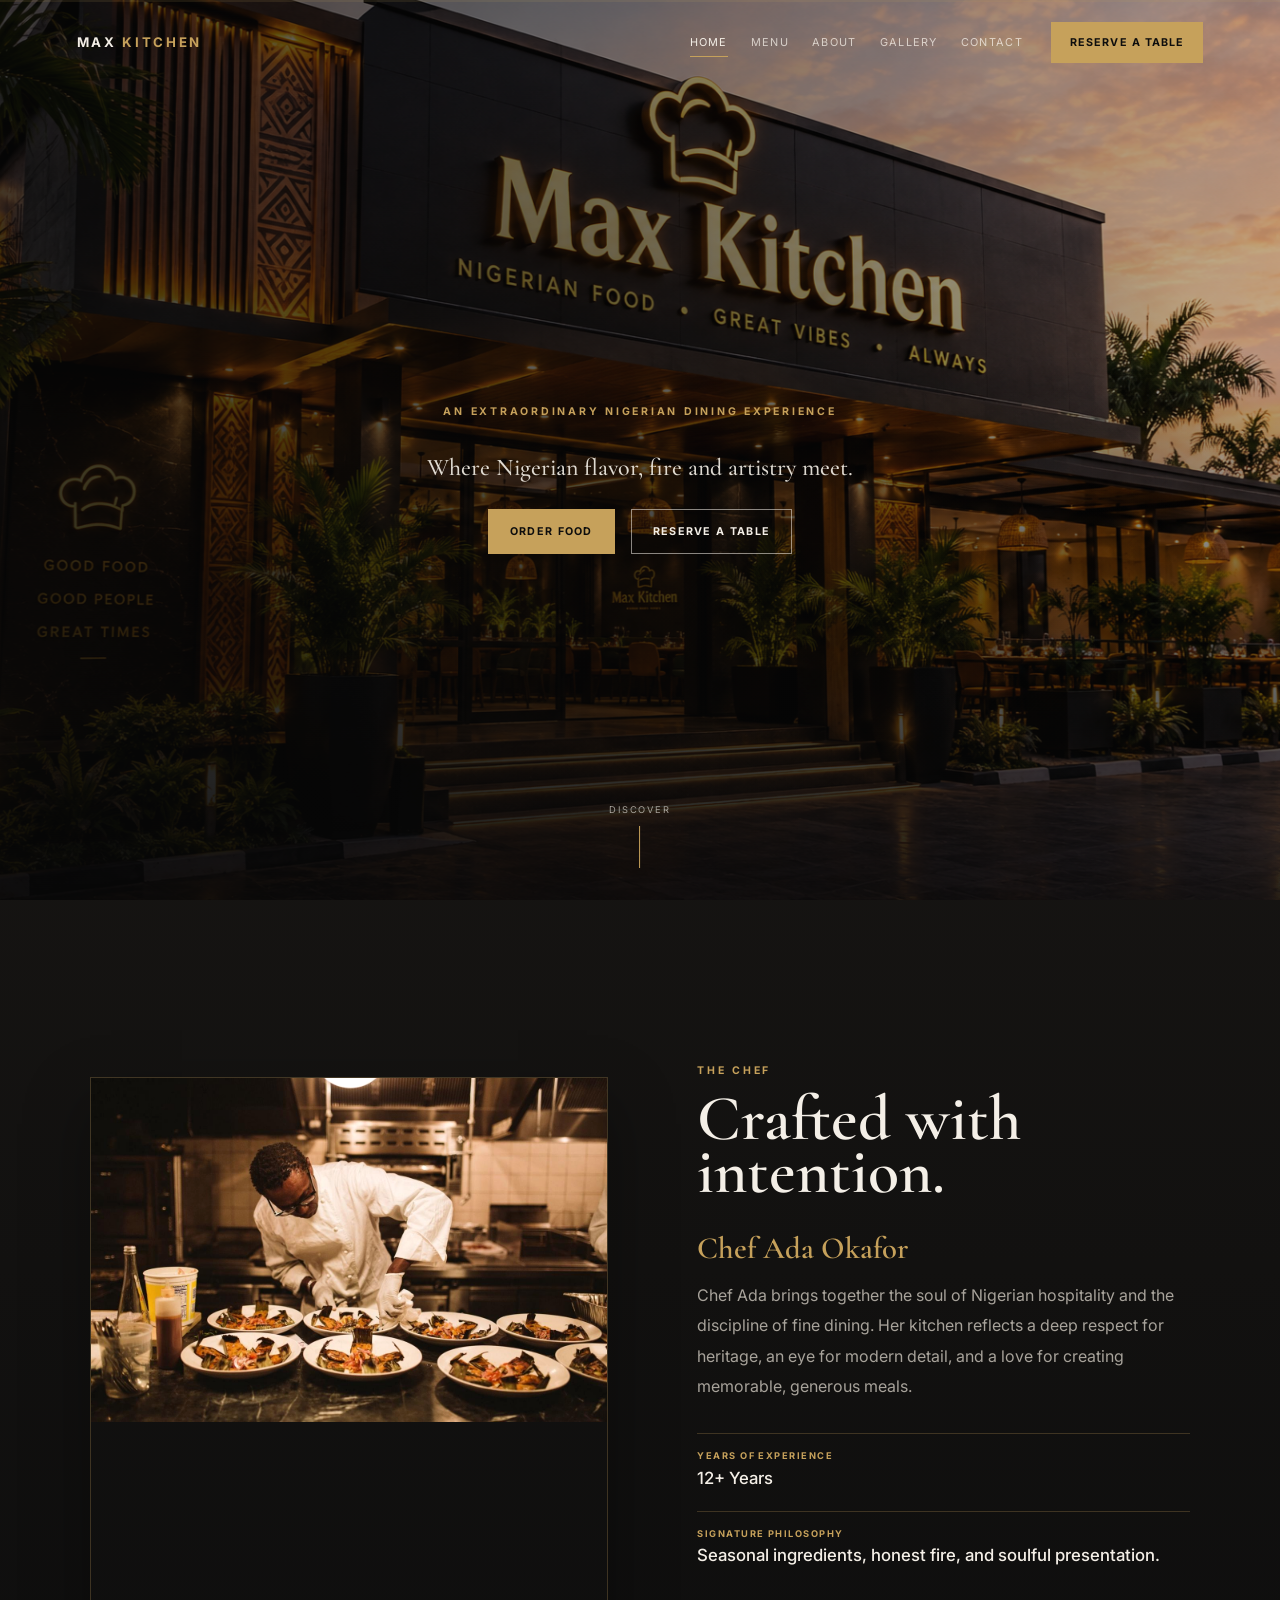
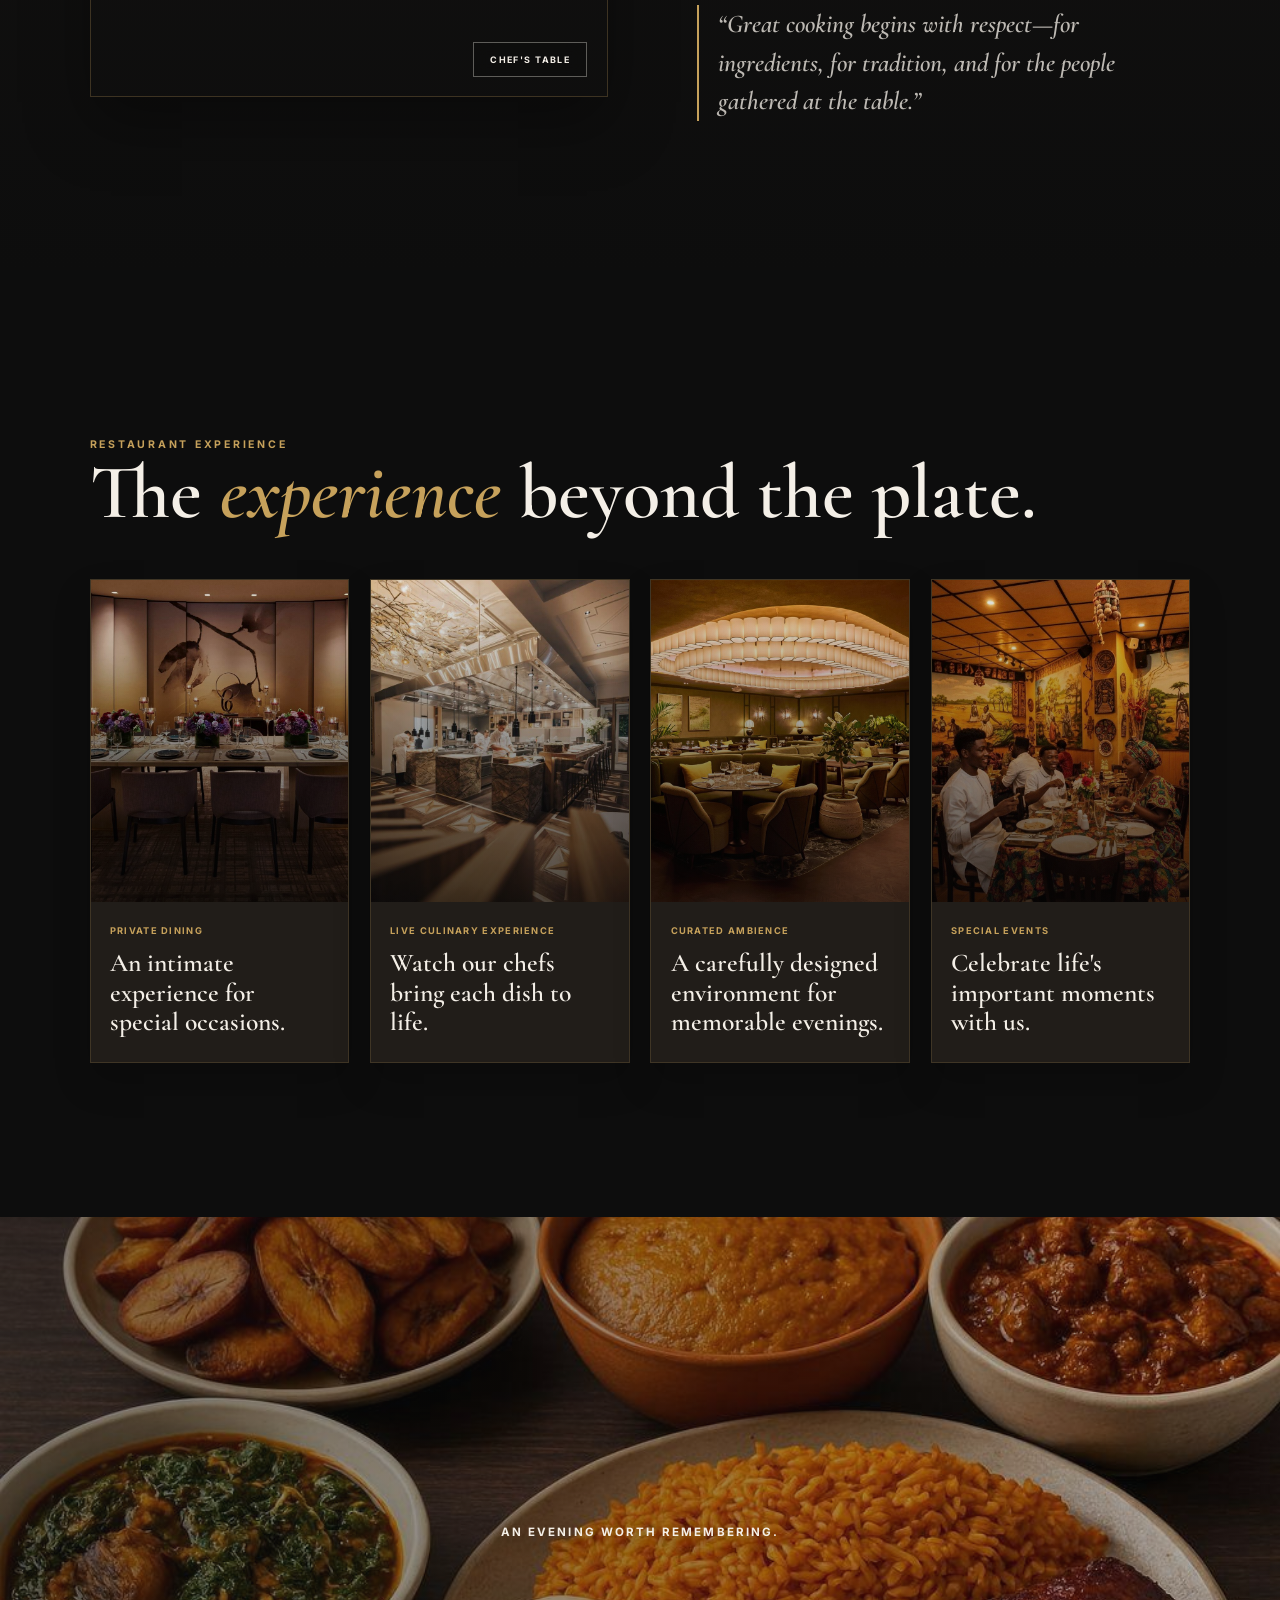
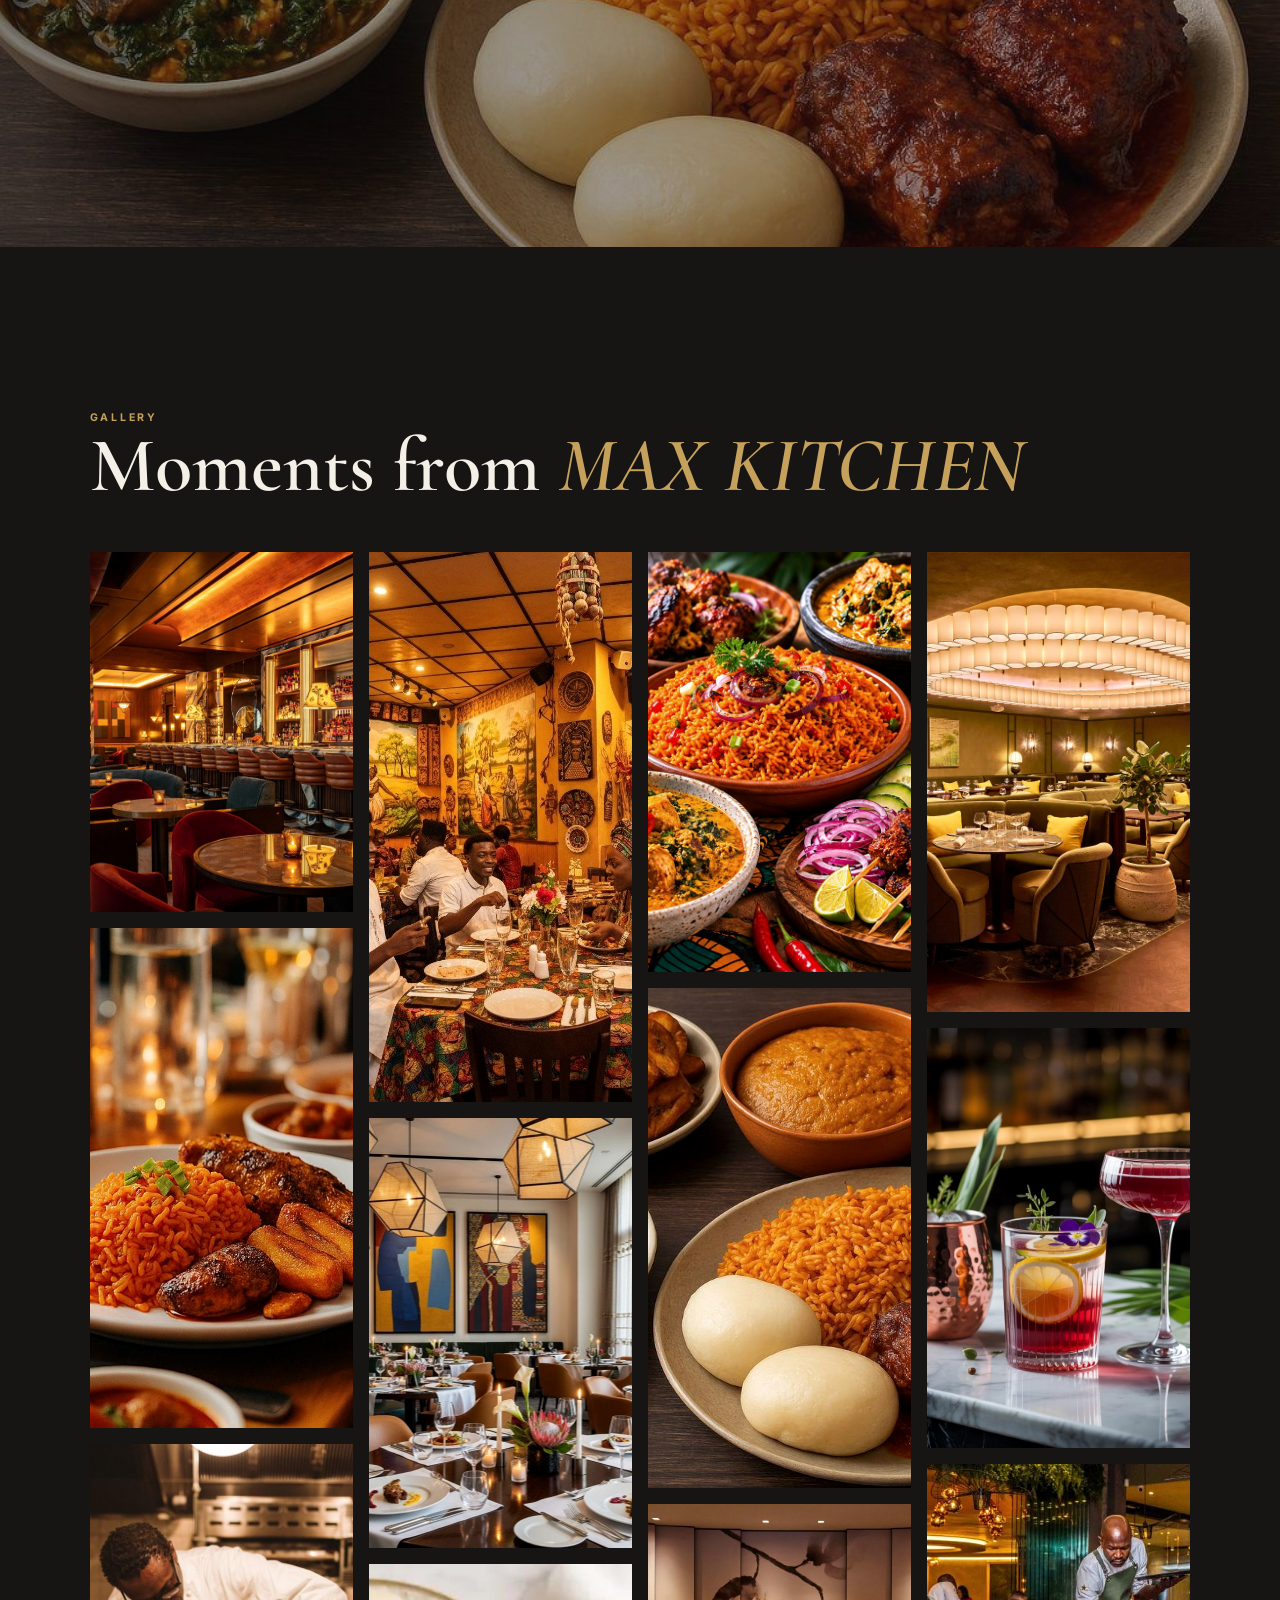
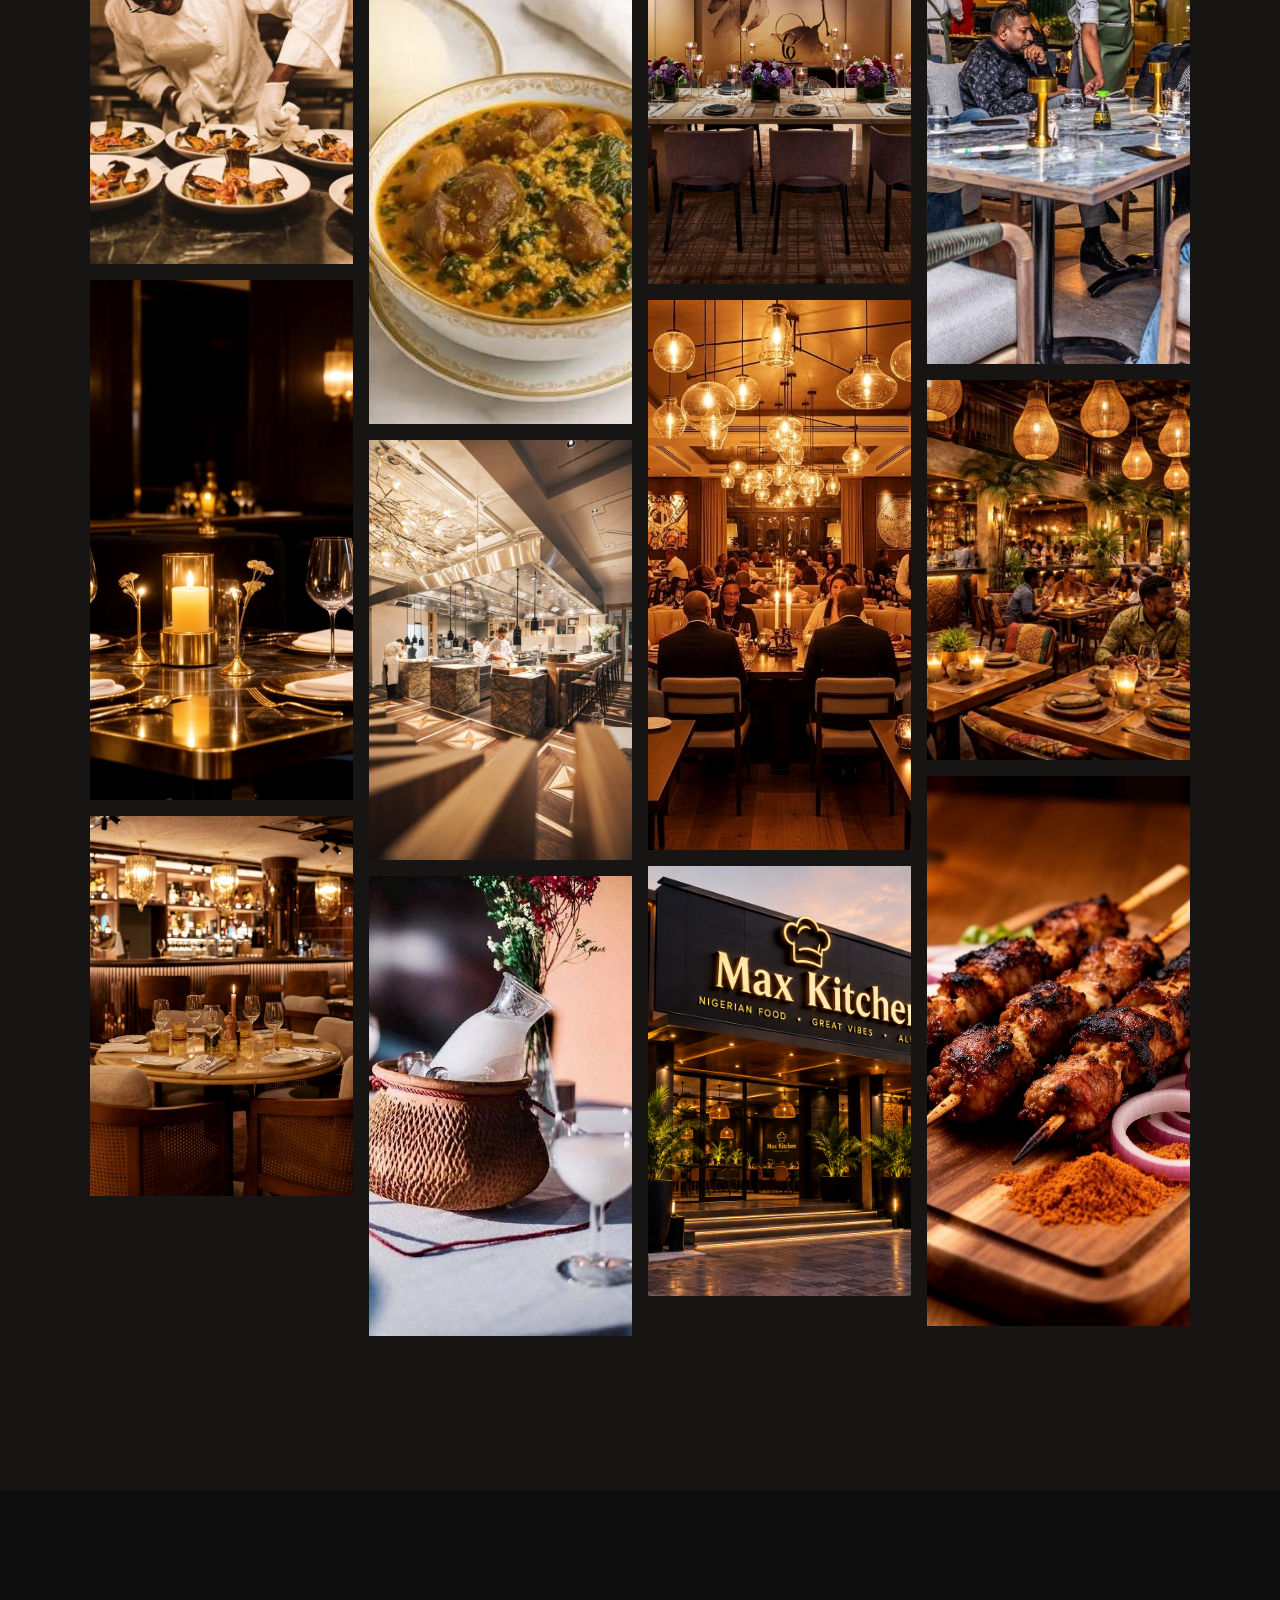
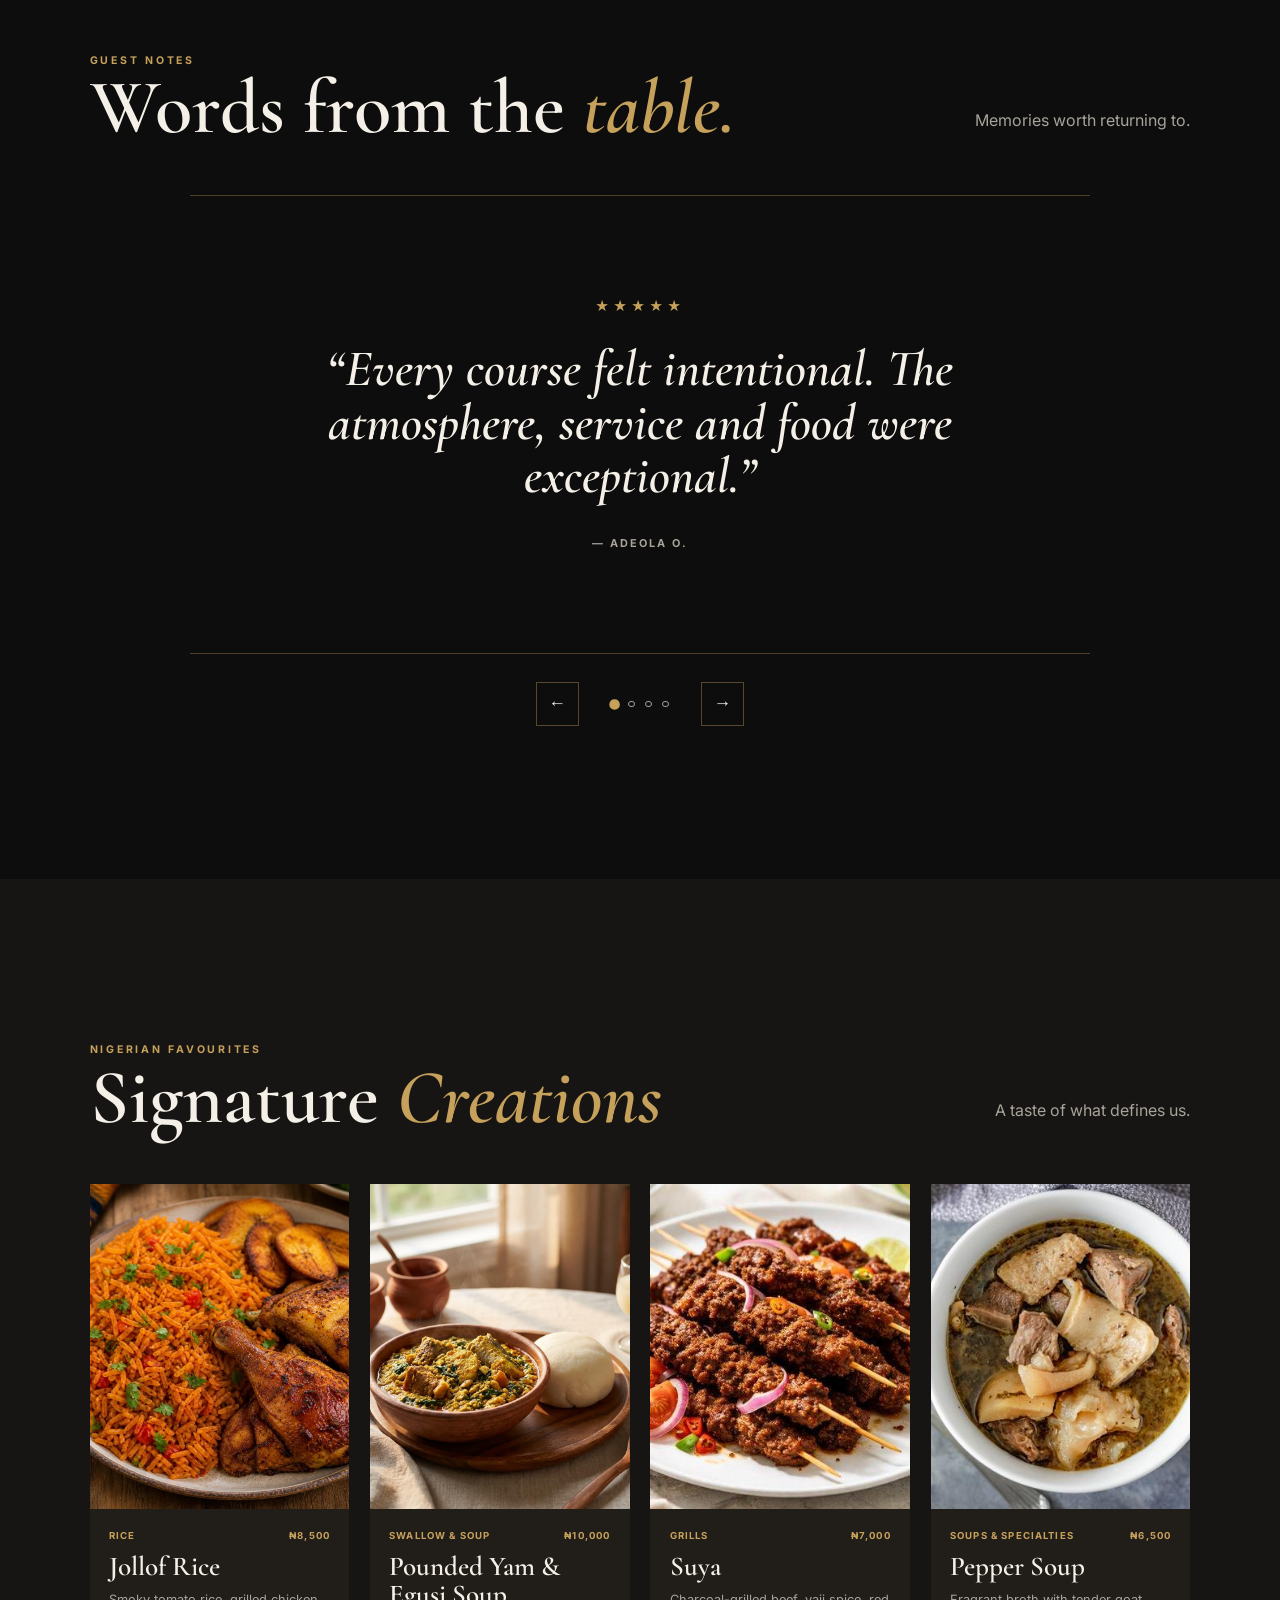
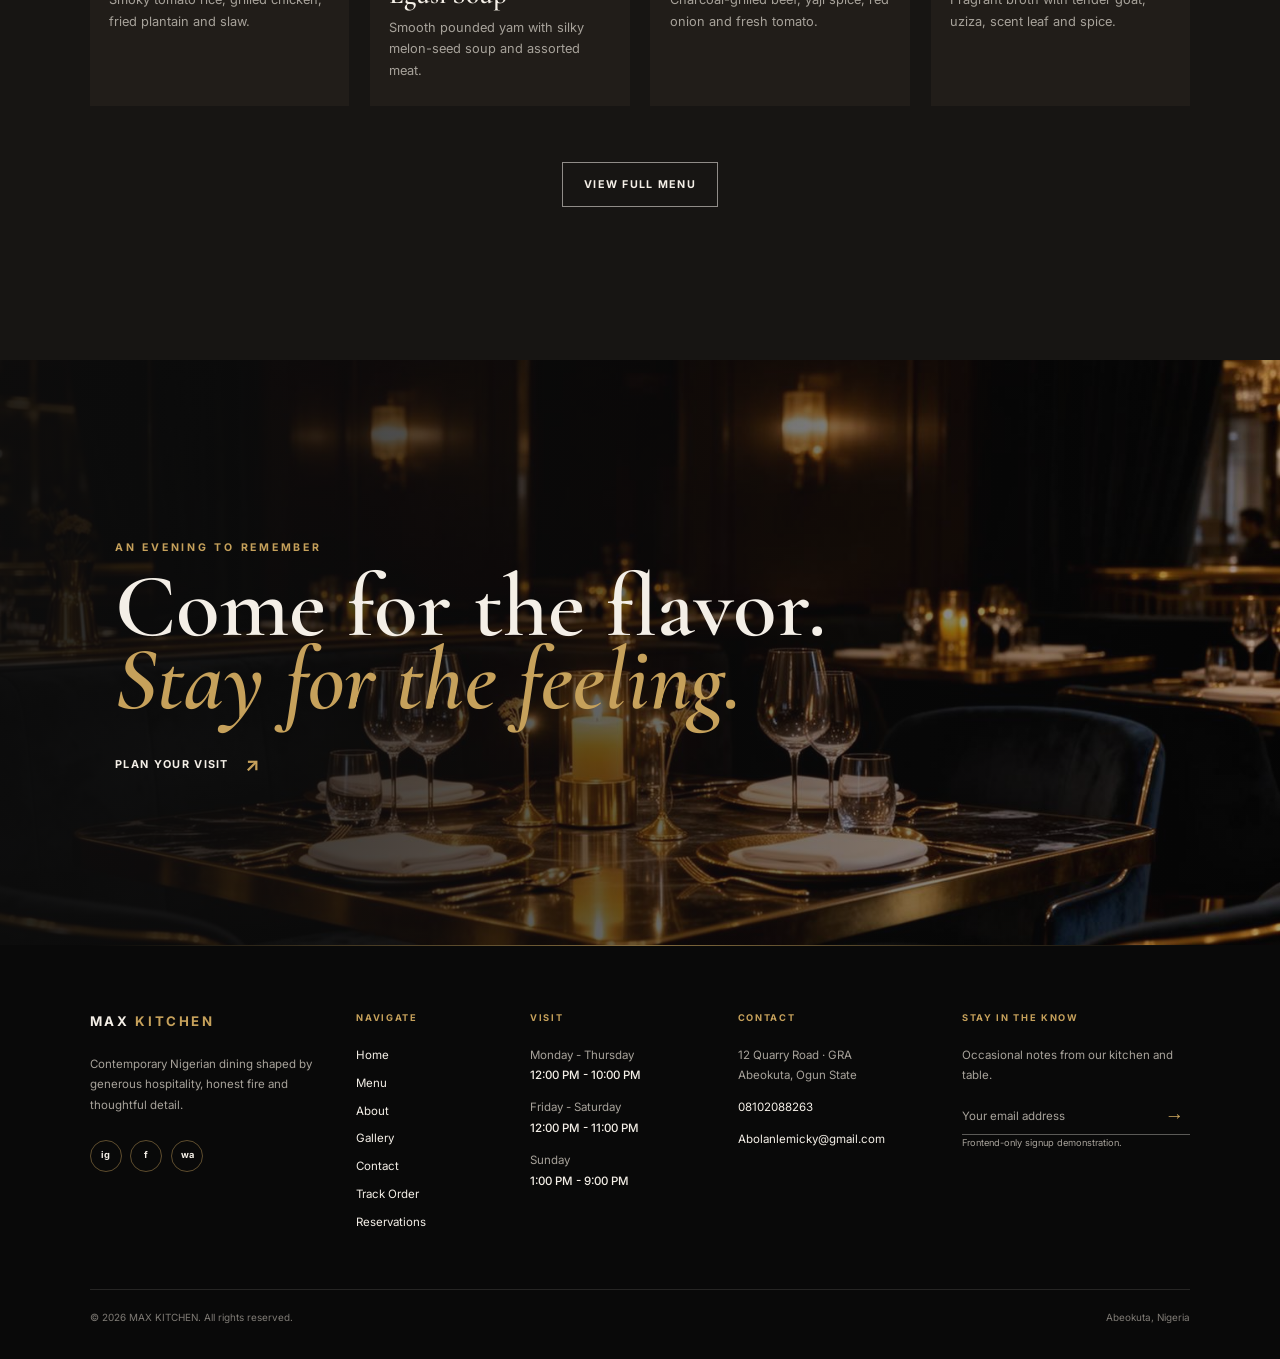
<file: index.html>
<!DOCTYPE html>
<html lang="en-NG">
<head>
    <meta charset="UTF-8">
    <meta name="viewport" content="width=device-width, initial-scale=1.0">
    <meta name="description" content="MAX KITCHEN Abeokuta — contemporary Nigerian dining where fire, flavor and artistry meet.">
    <title>MAX KITCHEN | Nigerian Dining in Abeokuta</title>
    <meta property="og:type" content="website">
    <meta property="og:site_name" content="MAX KITCHEN">
    <meta property="og:title" content="MAX KITCHEN | Nigerian Dining in Abeokuta">
    <meta property="og:description" content="Contemporary Nigerian dining in Abeokuta where fire, flavor and artistry meet.">
    <meta property="og:url" content="https://maxkitchen.ng/">
    <meta property="og:image" content="https://images.unsplash.com/photo-1515003193392-cf4d1c6d6b9f?auto=format&fit=crop&w=1600&q=80">
    <meta name="twitter:card" content="summary_large_image">
    <meta name="twitter:title" content="MAX KITCHEN | Nigerian Dining in Abeokuta">
    <meta name="twitter:description" content="Contemporary Nigerian dining in Abeokuta where fire, flavor and artistry meet.">
    <meta name="twitter:image" content="https://images.unsplash.com/photo-1515003193392-cf4d1c6d6b9f?auto=format&fit=crop&w=1600&q=80">
    <script type="application/ld+json">
        {
            "@context": "https://schema.org",
            "@type": "Restaurant",
            "name": "MAX KITCHEN",
            "description": "Contemporary Nigerian dining in Abeokuta where fire, flavor and artistry meet.",
            "url": "https://maxkitchen.ng/",
            "image": "https://images.unsplash.com/photo-1515003193392-cf4d1c6d6b9f?auto=format&fit=crop&w=1600&q=80",
            "telephone": "+2348102088263",
            "email": "Abolanlemicky@gmail.com",
            "servesCuisine": "Nigerian",
            "priceRange": "₦₦₦",
            "address": {
                "@type": "PostalAddress",
                "streetAddress": "12 Quarry Road, GRA",
                "addressLocality": "Abeokuta",
                "addressRegion": "Ogun State",
                "addressCountry": "NG"
            },
            "openingHoursSpecification": [
                { "@type": "OpeningHoursSpecification", "dayOfWeek": ["Monday", "Tuesday", "Wednesday", "Thursday"], "opens": "12:00", "closes": "22:00" },
                { "@type": "OpeningHoursSpecification", "dayOfWeek": ["Friday", "Saturday"], "opens": "12:00", "closes": "23:00" },
                { "@type": "OpeningHoursSpecification", "dayOfWeek": "Sunday", "opens": "13:00", "closes": "21:00" }
            ],
            "sameAs": ["https://www.instagram.com/", "https://www.facebook.com/", "https://wa.me/2348102088263"]
        }
    </script>
    <link rel="preconnect" href="https://fonts.googleapis.com">
    <link rel="preconnect" href="https://fonts.gstatic.com" crossorigin>
    <link href="https://fonts.googleapis.com/css2?family=Cormorant+Garamond:ital,wght@0,500;0,600;1,600&family=Inter:wght@400;500;600;700&display=swap" rel="stylesheet">
    <link rel="stylesheet" href="css/styles.css">
</head>
<body>
    <a class="skip-link" href="#main-content">Skip to main content</a>
    <header class="site-header">
        <a class="brand" href="index.html" aria-label="MAX KITCHEN home">MAX <span>KITCHEN</span></a>
        <button class="menu-toggle" type="button" aria-controls="site-navigation" aria-expanded="false"><span></span><span></span><span></span><b>Menu</b></button>
        <nav class="site-navigation" id="site-navigation" aria-label="Primary navigation">
            <div class="nav-links"><a class="active" href="index.html">Home</a><a href="menu.html">Menu</a><a href="about.html">About</a><a href="gallery.html">Gallery</a><a href="contact.html">Contact</a></div>
            <a class="nav-reserve" href="reservation.html">Reserve a Table</a>
        </nav>
    </header>

    <main id="main-content">
        <section class="hero" aria-labelledby="hero-title">
            <div class="hero-content"><h1 id="hero-title" class="sr-only">MAX KITCHEN</h1><p class="eyebrow reveal">An Extraordinary Nigerian Dining Experience</p><p class="hero-tagline reveal reveal-delay-1">Where Nigerian flavor, fire and artistry meet.</p><div class="hero-actions reveal reveal-delay-2"><a class="button button-gold" href="menu.html">Order Food</a><a class="button button-outline" href="reservation.html">Reserve a Table</a></div></div>
            <a class="scroll-indicator" href="#philosophy" aria-label="Discover our philosophy"><span>Discover</span><i></i></a>
        </section>

        <section class="chef-section content-section" aria-labelledby="chef-title">
            <div class="chef-visual reveal-on-scroll reveal-left">
                <img src="foods and drinks/gallery-pictures/chef food plating.jfif" alt="Chef plating a refined Nigerian dish" width="1200" height="900" loading="lazy" decoding="async">
                <div class="chef-badge">Chef's Table</div>
            </div>
            <div class="chef-copy reveal-on-scroll reveal-right">
                <p class="section-label">THE CHEF</p>
                <h2 id="chef-title">Crafted with intention.</h2>
                <div class="chef-profile">
                    <p class="chef-name">Chef Ada Okafor</p>
                    <p class="chef-bio">Chef Ada brings together the soul of Nigerian hospitality and the discipline of fine dining. Her kitchen reflects a deep respect for heritage, an eye for modern detail, and a love for creating memorable, generous meals.</p>
                </div>
                <ul class="chef-meta" aria-label="Chef credentials">
                    <li>
                        <span>Years of experience</span>
                        <strong>12+ Years</strong>
                    </li>
                    <li>
                        <span>Signature philosophy</span>
                        <strong>Seasonal ingredients, honest fire, and soulful presentation.</strong>
                    </li>
                </ul>
                <blockquote>“Great cooking begins with respect—for ingredients, for tradition, and for the people gathered at the table.”</blockquote>
            </div>
        </section>

        <section class="experience-features content-section" aria-labelledby="experience-title">
            <div class="section-heading reveal-on-scroll">
                <div>
                    <p class="section-label">Restaurant Experience</p>
                    <h2 id="experience-title">The <em>experience</em> beyond the plate.</h2>
                </div>
            </div>

            <div class="feature-grid">
                <article class="feature-card reveal-on-scroll">
                    <div class="feature-image feature-image-private"></div>
                    <div class="feature-content">
                        <p class="feature-kicker">PRIVATE DINING</p>
                        <h3>An intimate experience for special occasions.</h3>
                    </div>
                </article>

                <article class="feature-card reveal-on-scroll">
                    <div class="feature-image feature-image-live"></div>
                    <div class="feature-content">
                        <p class="feature-kicker">LIVE CULINARY EXPERIENCE</p>
                        <h3>Watch our chefs bring each dish to life.</h3>
                    </div>
                </article>

                <article class="feature-card reveal-on-scroll">
                    <div class="feature-image feature-image-ambience"></div>
                    <div class="feature-content">
                        <p class="feature-kicker">CURATED AMBIENCE</p>
                        <h3>A carefully designed environment for memorable evenings.</h3>
                    </div>
                </article>

                <article class="feature-card reveal-on-scroll">
                    <div class="feature-image feature-image-events"></div>
                    <div class="feature-content">
                        <p class="feature-kicker">SPECIAL EVENTS</p>
                        <h3>Celebrate life's important moments with us.</h3>
                    </div>
                </article>
            </div>
        </section>

        <section class="cinematic-banner" aria-label="Restaurant atmosphere">
            <div class="cinematic-banner-inner">
                <p class="section-label">An evening worth remembering.</p>
            </div>
        </section>

        <section class="gallery-section content-section" aria-labelledby="gallery-title">
            <div class="section-heading reveal-on-scroll">
                <div>
                    <p class="section-label">Gallery</p>
                    <h2 id="gallery-title">Moments from <em>MAX KITCHEN</em></h2>
                </div>
            </div>
            <div class="gallery-grid" data-gallery aria-live="polite"></div>
        </section>

        <section class="testimonials-section content-section" aria-labelledby="testimonials-title">
            <div class="section-heading reveal-on-scroll">
                <div>
                    <p class="section-label">Guest Notes</p>
                    <h2 id="testimonials-title">Words from the <em>table.</em></h2>
                </div>
                <p>Memories worth returning to.</p>
            </div>
            <div class="testimonial-carousel reveal-on-scroll" data-testimonials aria-roledescription="carousel" aria-label="Guest testimonials">
                <div class="testimonial-viewport">
                    <div class="testimonial-track" data-testimonial-track aria-live="polite"></div>
                </div>
                <div class="testimonial-controls">
                    <button class="testimonial-arrow" type="button" data-testimonial-prev aria-label="Previous testimonial">←</button>
                    <div class="testimonial-dots" data-testimonial-dots aria-label="Choose a testimonial"></div>
                    <button class="testimonial-arrow" type="button" data-testimonial-next aria-label="Next testimonial">→</button>
                </div>
            </div>
        </section>

        <section class="signature-dishes content-section" aria-labelledby="signature-title"><div class="section-heading reveal-on-scroll"><div><p class="section-label">Nigerian Favourites</p><h2 id="signature-title">Signature <em>Creations</em></h2></div><p>A taste of what defines us.</p></div><div class="dish-grid" data-featured-dishes></div><a class="button button-outline menu-button" href="menu.html">View Full Menu</a></section>

        <section class="experience-banner" aria-label="MAX KITCHEN experience"><div><p class="section-label">An evening to remember</p><h2>Come for the flavor.<br><em>Stay for the feeling.</em></h2><a class="text-button" href="reservation.html">Plan Your Visit <span>↗</span></a></div></section>
    </main>
    <footer class="site-footer" data-site-footer></footer>
    <script src="js/site-components.js" defer></script>
    <script src="js/script.js" defer></script>
</body>
</html>
</file>
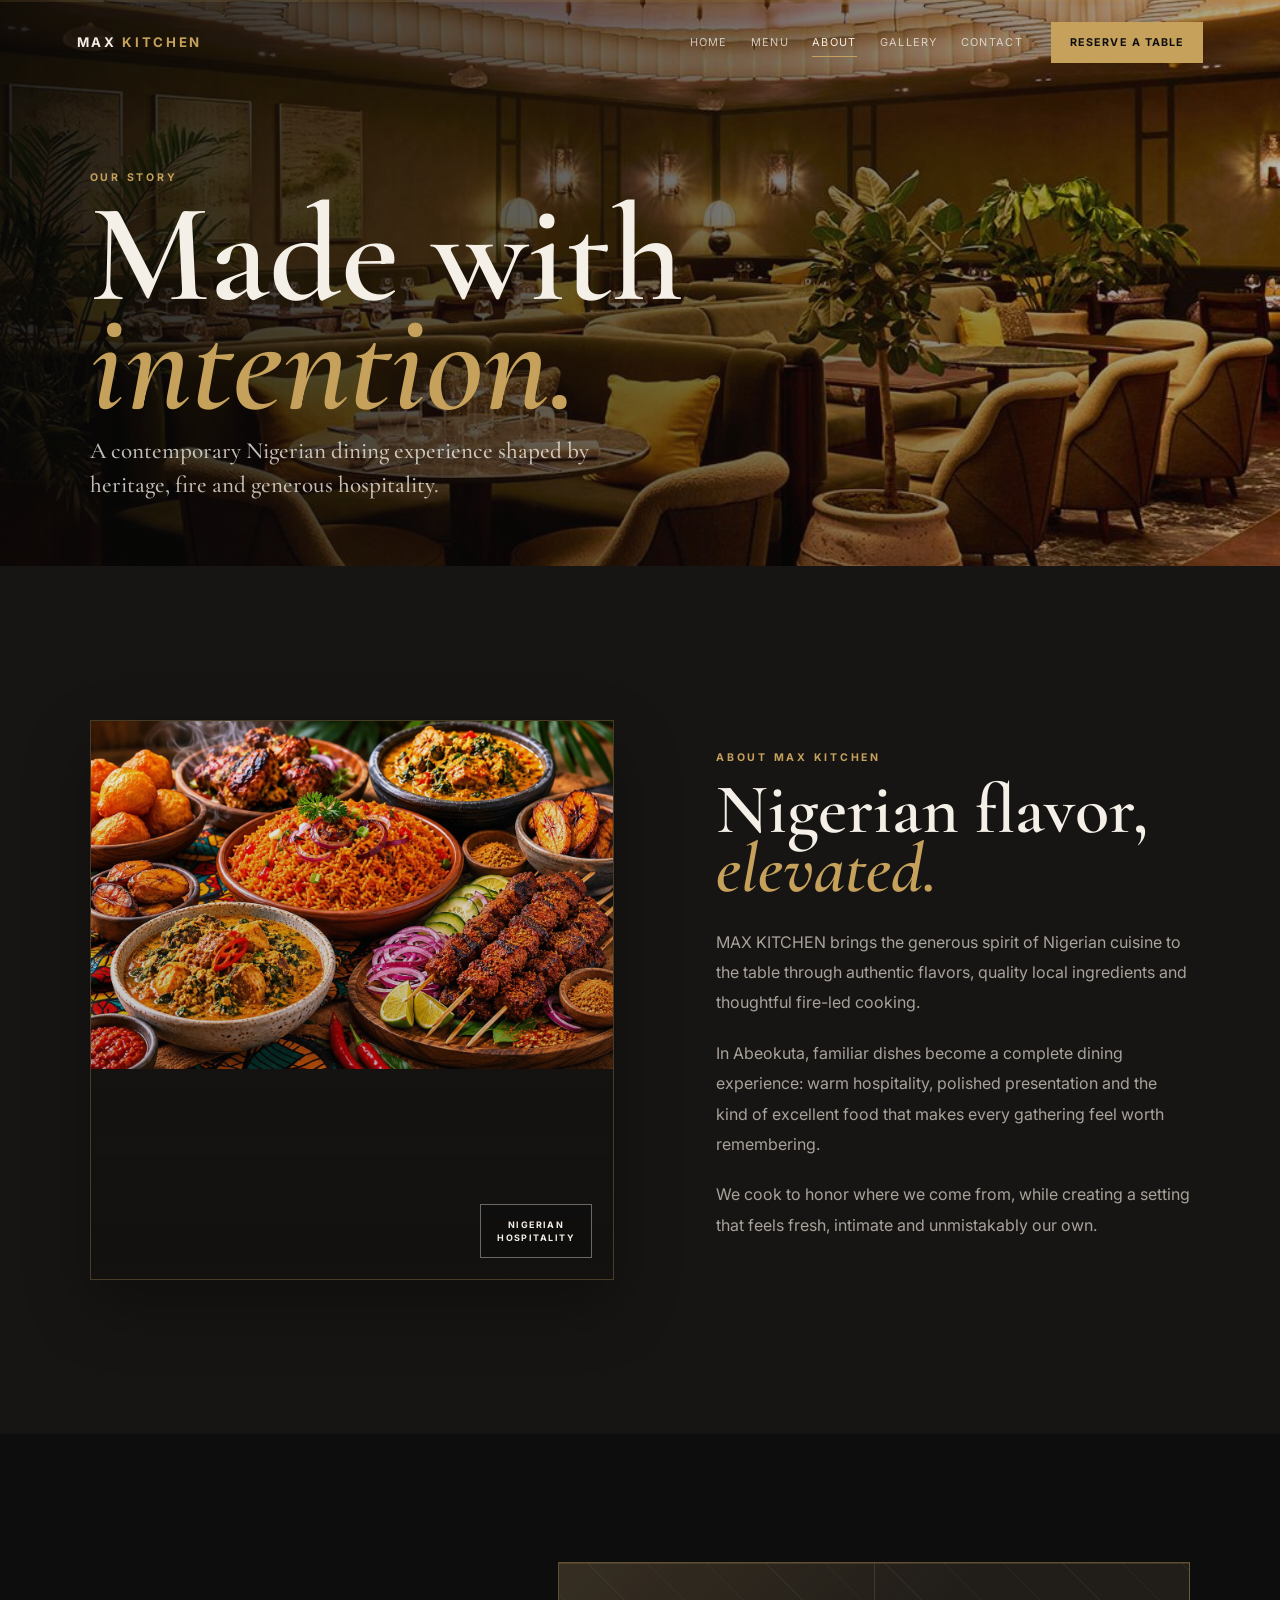
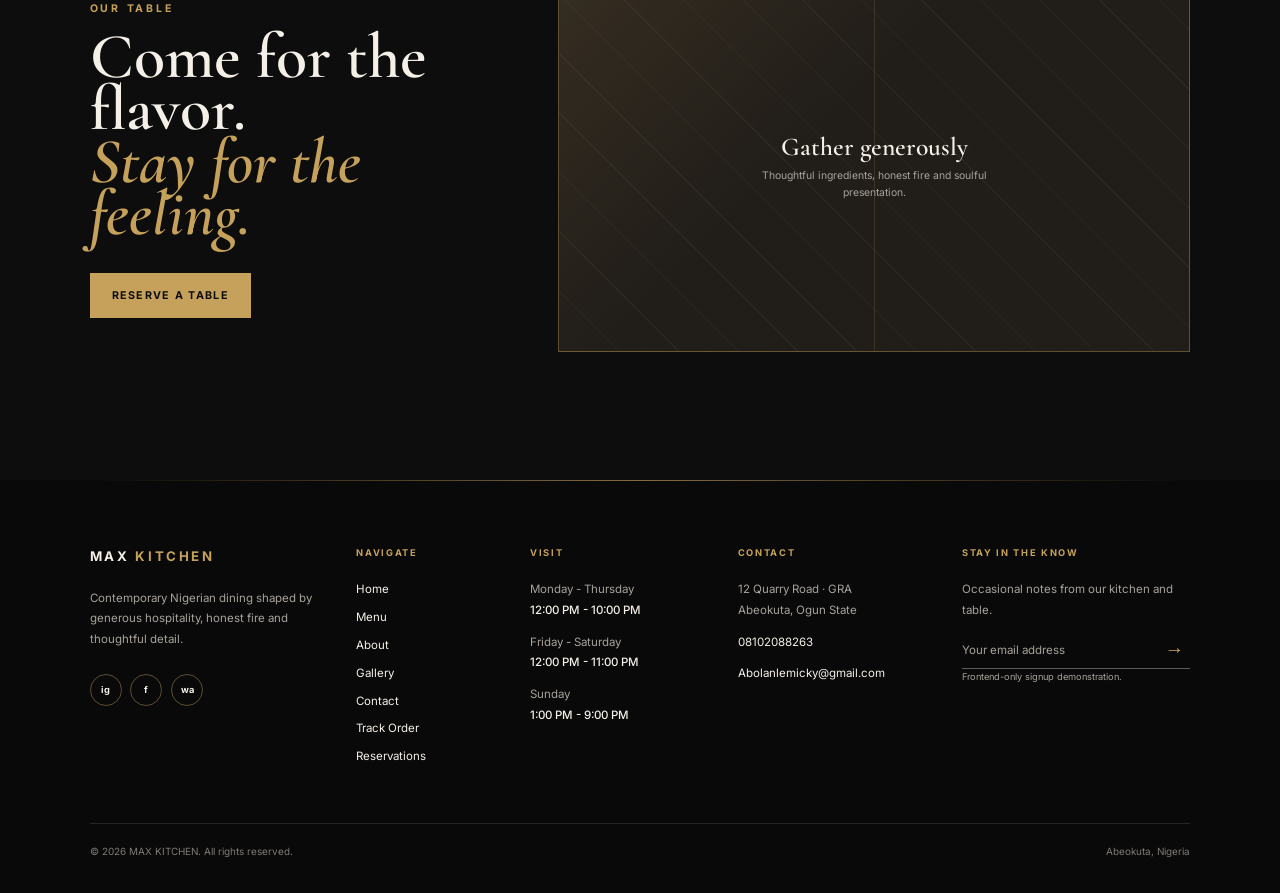
<file: about.html>
<!DOCTYPE html>
<html lang="en-NG">
<head>
    <meta charset="UTF-8">
    <meta name="viewport" content="width=device-width, initial-scale=1.0">
    <meta name="description" content="Discover the story behind MAX KITCHEN, a contemporary Nigerian restaurant in Abeokuta rooted in authentic flavor and generous hospitality.">
    <title>About MAX KITCHEN | Nigerian Dining in Abeokuta</title>
    <meta property="og:type" content="website">
    <meta property="og:site_name" content="MAX KITCHEN">
    <meta property="og:title" content="About MAX KITCHEN | Nigerian Dining in Abeokuta">
    <meta property="og:description" content="Discover the story behind MAX KITCHEN, rooted in authentic Nigerian flavor and generous hospitality.">
    <meta property="og:url" content="https://maxkitchen.ng/about.html">
    <meta property="og:image" content="https://images.unsplash.com/photo-1515003193392-cf4d1c6d6b9f?auto=format&fit=crop&w=1600&q=80">
    <meta name="twitter:card" content="summary_large_image">
    <meta name="twitter:title" content="About MAX KITCHEN | Nigerian Dining in Abeokuta">
    <meta name="twitter:description" content="Discover the story behind MAX KITCHEN, rooted in authentic Nigerian flavor and generous hospitality.">
    <meta name="twitter:image" content="https://images.unsplash.com/photo-1515003193392-cf4d1c6d6b9f?auto=format&fit=crop&w=1600&q=80">
    <link rel="preconnect" href="https://fonts.googleapis.com">
    <link rel="preconnect" href="https://fonts.gstatic.com" crossorigin>
    <link href="https://fonts.googleapis.com/css2?family=Cormorant+Garamond:ital,wght@0,500;0,600;1,600&family=Inter:wght@400;500;600;700&display=swap" rel="stylesheet">
    <link rel="stylesheet" href="css/styles.css">
</head>
<body>
    <a class="skip-link" href="#main-content">Skip to main content</a>
    <header class="site-header">
        <a class="brand" href="index.html" aria-label="MAX KITCHEN home">MAX <span>KITCHEN</span></a>
        <button class="menu-toggle" type="button" aria-controls="site-navigation" aria-expanded="false"><span></span><span></span><span></span><b>Menu</b></button>
        <nav class="site-navigation" id="site-navigation" aria-label="Primary navigation">
            <div class="nav-links"><a href="index.html">Home</a><a href="menu.html">Menu</a><a class="active" href="about.html" aria-current="page">About</a><a href="gallery.html">Gallery</a><a href="contact.html">Contact</a></div>
            <a class="nav-reserve" href="reservation.html">Reserve a Table</a>
        </nav>
    </header>

    <main id="main-content" class="contact-page">
        <section class="contact-hero" aria-labelledby="about-title">
            <div class="contact-hero-content reveal">
                <p class="eyebrow">Our story</p>
                <h1 id="about-title">Made with <em>intention.</em></h1>
                <p>A contemporary Nigerian dining experience shaped by heritage, fire and generous hospitality.</p>
            </div>
        </section>

        <section class="about-section content-section" aria-labelledby="about-story-title">
            <div class="about-visual reveal-on-scroll reveal-left">
                <img src="foods and drinks/gallery-pictures/Premium Nigerian Food Spread 2.jfif" alt="A generous spread of premium Nigerian dishes at Max Kitchen" width="1200" height="900" loading="eager" decoding="async">
                <span class="about-stamp">Nigerian<br>hospitality</span>
            </div>
            <div class="about-copy reveal-on-scroll reveal-right">
                <p class="section-label">About Max Kitchen</p>
                <h2 id="about-story-title">Nigerian flavor, <em>elevated.</em></h2>
                <p>MAX KITCHEN brings the generous spirit of Nigerian cuisine to the table through authentic flavors, quality local ingredients and thoughtful fire-led cooking.</p>
                <p>In Abeokuta, familiar dishes become a complete dining experience: warm hospitality, polished presentation and the kind of excellent food that makes every gathering feel worth remembering.</p>
                <p>We cook to honor where we come from, while creating a setting that feels fresh, intimate and unmistakably our own.</p>
            </div>
        </section>

        <section class="contact-map-section" aria-labelledby="about-values-title">
            <div class="contact-map-copy">
                <p class="section-label">Our table</p>
                <h2 id="about-values-title">Come for the flavor.<br><em>Stay for the feeling.</em></h2>
                <a class="button button-gold" href="reservation.html">Reserve a Table</a>
            </div>
            <div class="map-placeholder" role="img" aria-label="Atmospheric placeholder for the MAX KITCHEN dining experience">
                <p>Gather generously</p>
                <small>Thoughtful ingredients, honest fire and soulful presentation.</small>
            </div>
        </section>
    </main>

    <footer class="site-footer" data-site-footer></footer>
    <script src="js/site-components.js" defer></script>
    <script src="js/script.js" defer></script>
</body>
</html>
</file>
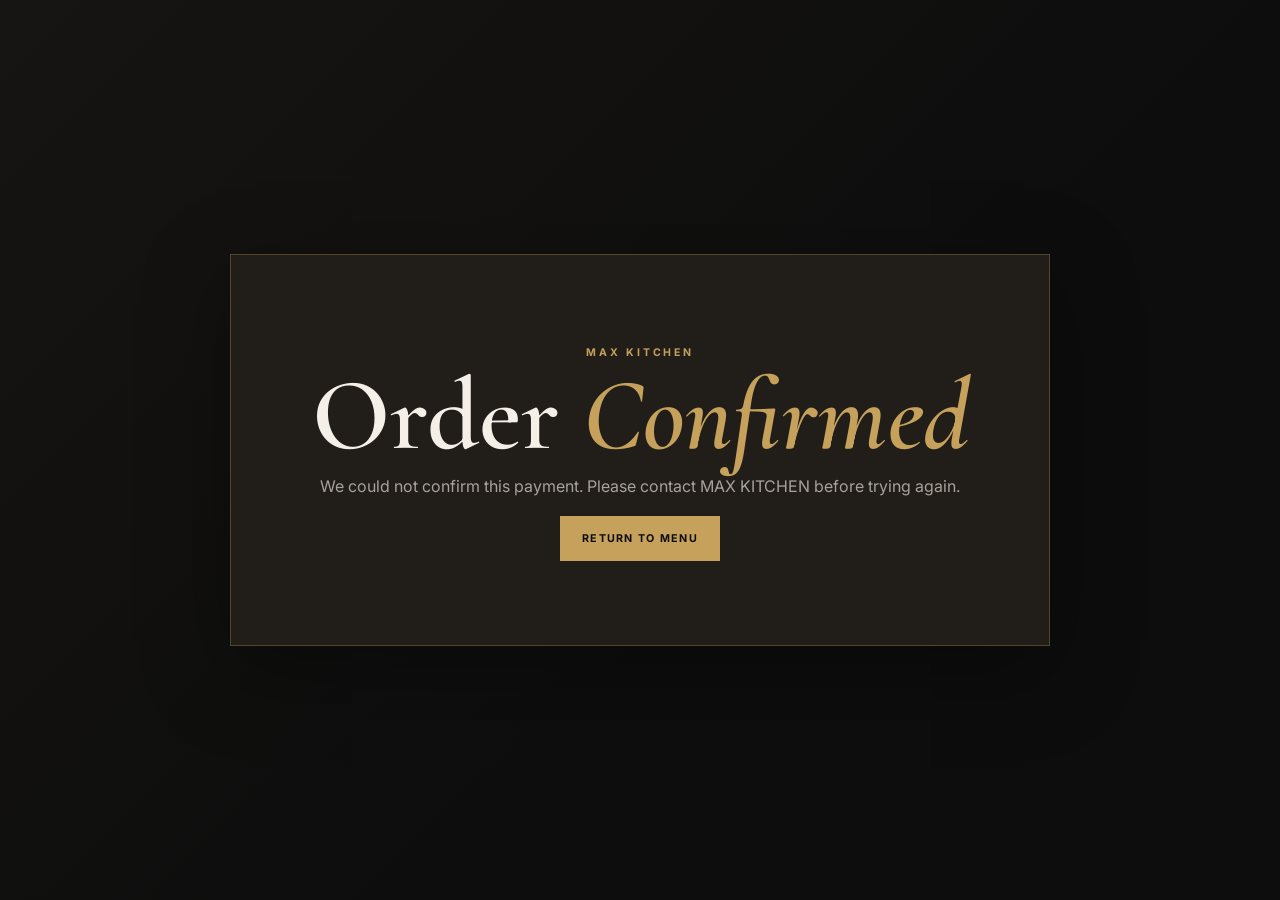
<file: confirmation.html>
<!DOCTYPE html>
<html lang="en-NG">
<head>
    <meta charset="UTF-8">
    <meta name="viewport" content="width=device-width, initial-scale=1.0">
    <meta name="description" content="MAX KITCHEN order confirmation.">
    <title>Order Confirmation | MAX KITCHEN</title>
    <link rel="preconnect" href="https://fonts.googleapis.com">
    <link rel="preconnect" href="https://fonts.gstatic.com" crossorigin>
    <link href="https://fonts.googleapis.com/css2?family=Cormorant+Garamond:ital,wght@0,500;0,600;1,600&family=Inter:wght@400;500;600;700&display=swap" rel="stylesheet">
    <link rel="stylesheet" href="css/styles.css">
</head>
<body>
    <main class="confirmation-page">
        <section class="confirmation-panel confirmation-panel-wide" aria-labelledby="confirmation-title">
            <p class="section-label">MAX KITCHEN</p>
            <h1 id="confirmation-title">Order <em>Confirmed</em></h1>
            <p data-confirmation-message>Loading your demo payment details...</p>
            <div class="confirmation-order" data-confirmation-order hidden>
                <div class="confirmation-meta"><div><span>Order number</span><strong data-order-number></strong></div><div><span>Customer</span><strong data-order-customer></strong></div><div><span>Order status</span><strong data-order-status></strong></div></div>
                <div class="confirmation-items" data-order-items></div>
                <div class="confirmation-totals"><div><span>Subtotal</span><strong data-order-subtotal></strong></div><div><span>Delivery fee</span><strong data-order-delivery></strong></div><div class="confirmation-total"><span>Total paid</span><strong data-order-total></strong></div></div>
                <div class="confirmation-delivery"><span>Delivery details</span><strong data-order-address></strong><p data-order-eta></p></div>
                <div class="order-progress" aria-label="Order progress"><span class="is-current">Order Received</span><span>Preparing</span><span>Ready</span><span>Out for Delivery</span><span>Delivered</span></div>
            </div>
            <a class="button button-gold" href="menu.html">Return to menu</a>
        </section>
    </main>
    <script>
        const params = new URLSearchParams(window.location.search);
        const formatPrice = (amount) => `₦${Number(amount).toLocaleString('en-NG')}`;
        const reference = params.get('reference');
        const message = document.querySelector('[data-confirmation-message]');
        const orderPanel = document.querySelector('[data-confirmation-order]');
        if (params.get('status') !== 'success' || !reference) {
            message.textContent = params.get('message') || 'We could not confirm this payment. Please contact MAX KITCHEN before trying again.';
        } else {
            const order = JSON.parse(window.localStorage.getItem('max-kitchen-last-order') || 'null');
            if (!order || order.paymentReference !== reference || order.paymentStatus !== 'Paid') {
                message.textContent = 'Payment was received, but this browser does not have the order details.';
            } else {
                message.textContent = 'Demo Payment Successful. No money was charged. MAX KITCHEN has received your demo order.';
                document.querySelector('[data-order-number]').textContent = order.orderNumber;
                document.querySelector('[data-order-customer]').textContent = order.customer.fullName;
                document.querySelector('[data-order-status]').textContent = order.status;
                document.querySelector('[data-order-items]').innerHTML = order.items.map((item) => `<article><div><strong>${item.name} <span>×${item.quantity}</span></strong>${(item.addOns || []).map((addon) => `<small>${addon.name} +${formatPrice(addon.price)}</small>`).join('')}</div><b>${formatPrice(item.price * item.quantity)}</b></article>`).join('');
                document.querySelector('[data-order-subtotal]').textContent = formatPrice(order.subtotal);
                document.querySelector('[data-order-delivery]').textContent = formatPrice(order.deliveryFee);
                document.querySelector('[data-order-total]').textContent = formatPrice(order.total);
                document.querySelector('[data-order-address]').textContent = order.customer.fulfilment === 'pickup' ? 'Pickup from MAX KITCHEN, 12 Quarry Road, GRA, Abeokuta.' : `${order.customer.address}, ${order.customer.area}, ${order.customer.city}`;
                document.querySelector('[data-order-eta]').textContent = order.customer.fulfilment === 'pickup' ? 'Estimated collection time: 20-30 minutes.' : 'Estimated delivery time: 45-60 minutes.';
                orderPanel.hidden = false;
            }
        }
    </script>
</body>
</html>
</file>
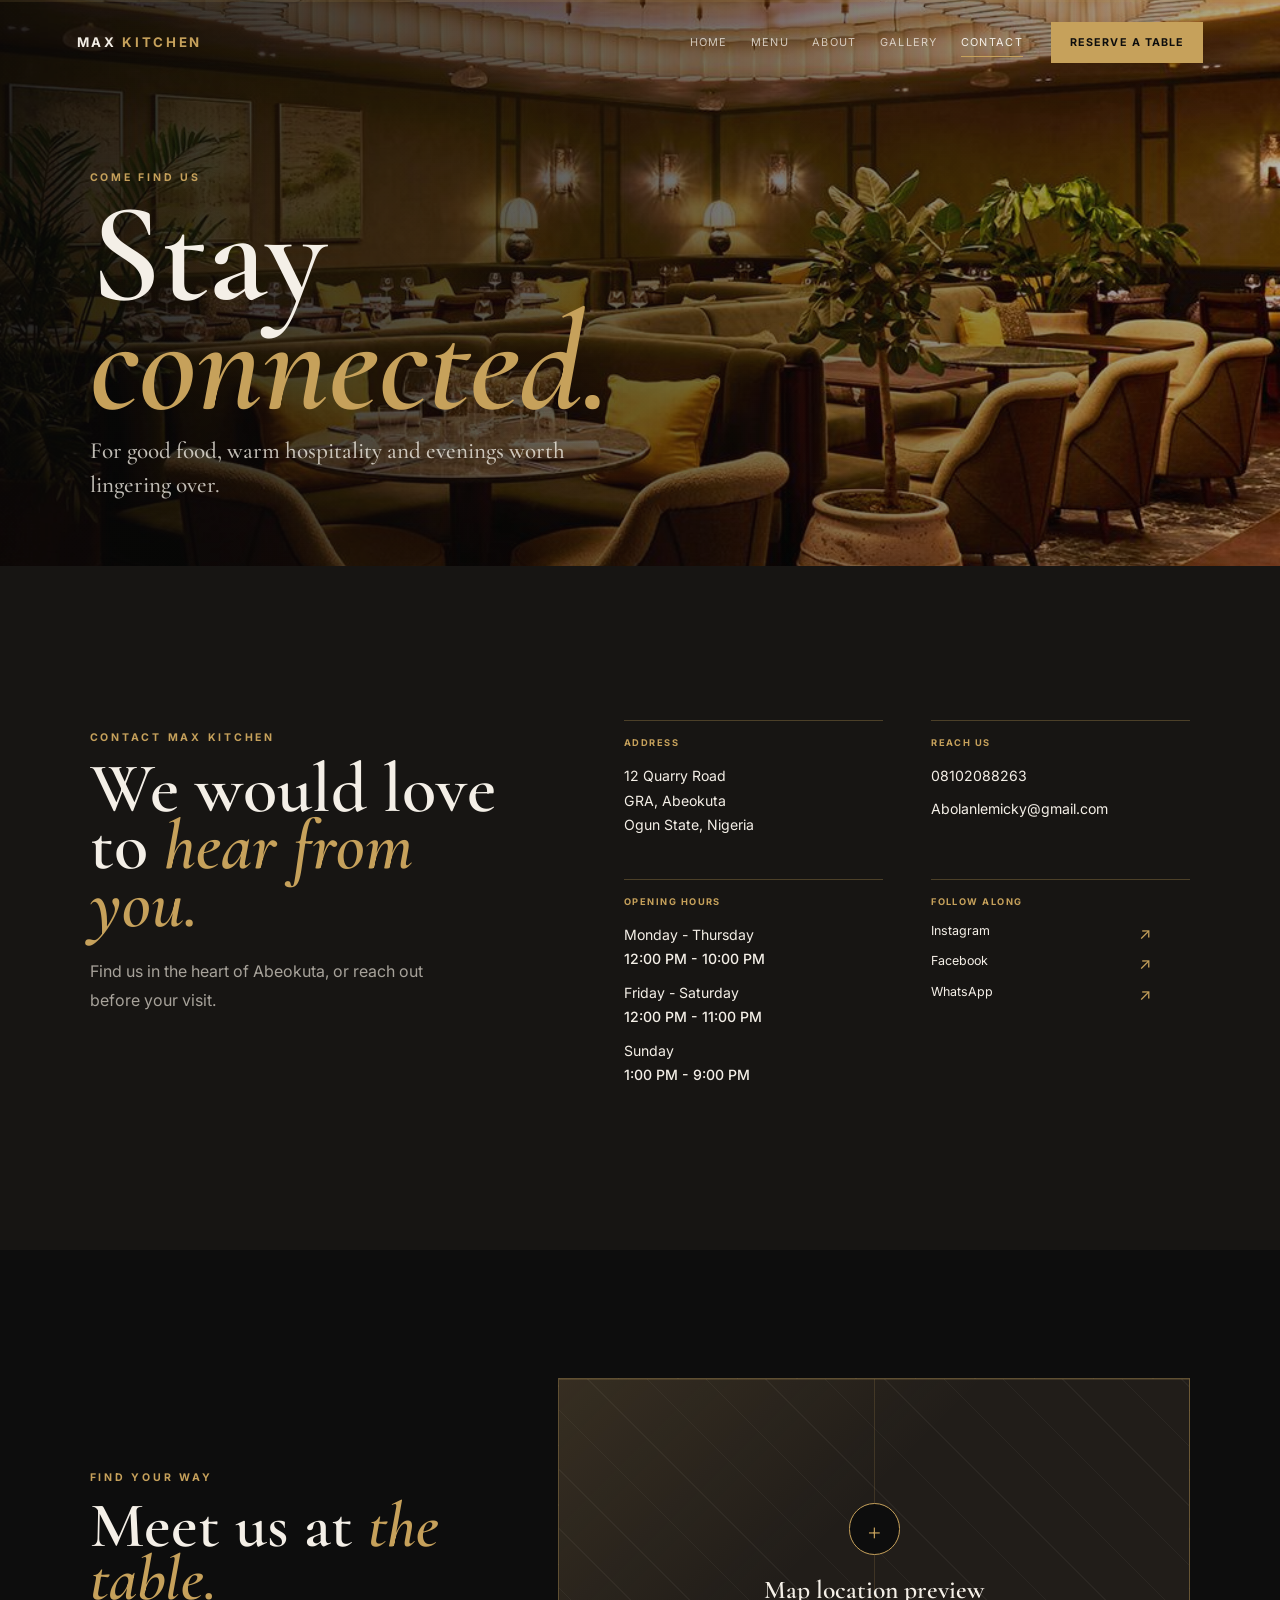
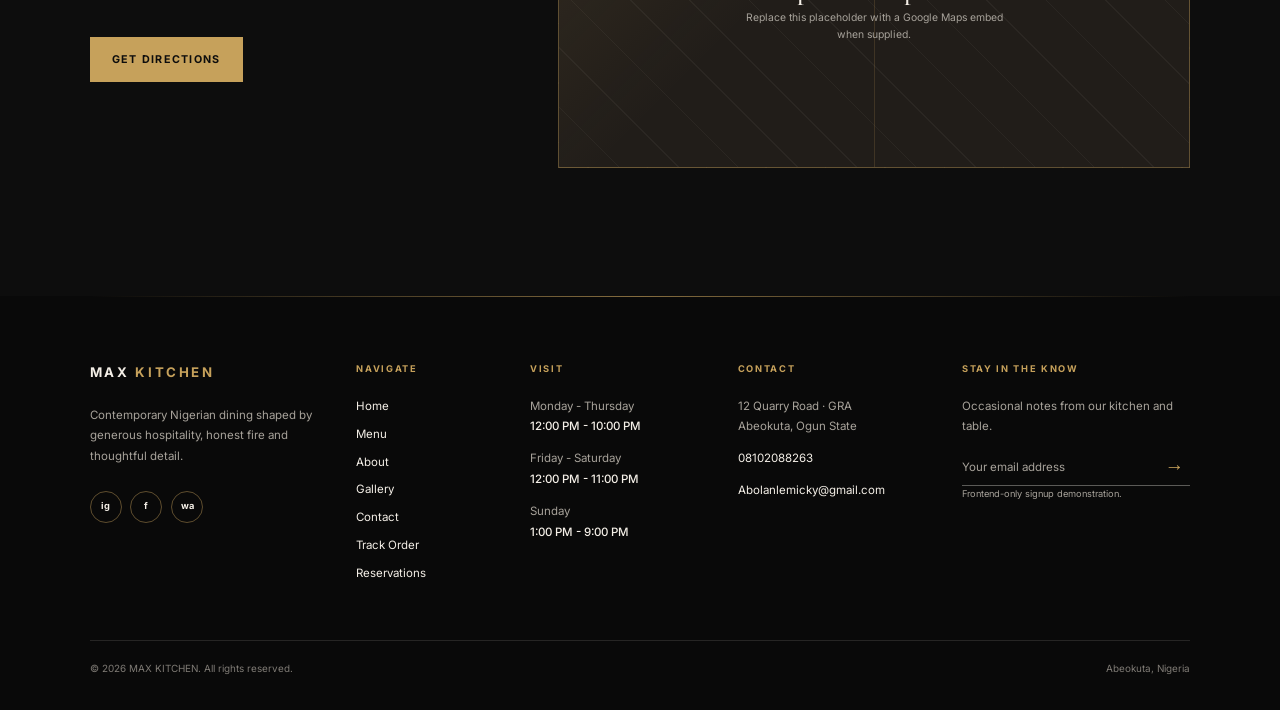
<file: contact.html>
<!DOCTYPE html>
<html lang="en-NG">
<head>
    <meta charset="UTF-8">
    <meta name="viewport" content="width=device-width, initial-scale=1.0">
    <meta name="description" content="Contact MAX KITCHEN in Abeokuta for directions, opening hours and social links.">
    <title>Contact | MAX KITCHEN Abeokuta</title>
    <meta property="og:type" content="website">
    <meta property="og:site_name" content="MAX KITCHEN">
    <meta property="og:title" content="Contact | MAX KITCHEN Abeokuta">
    <meta property="og:description" content="Find MAX KITCHEN in Abeokuta, view opening hours, get directions, or connect with the restaurant.">
    <meta property="og:url" content="https://maxkitchen.ng/contact.html">
    <meta property="og:image" content="https://images.unsplash.com/photo-1517248135467-4c7edcad34c4?auto=format&fit=crop&w=1600&q=80">
    <meta name="twitter:card" content="summary_large_image">
    <meta name="twitter:title" content="Contact | MAX KITCHEN Abeokuta">
    <meta name="twitter:description" content="Find MAX KITCHEN in Abeokuta, view opening hours, get directions, or connect with the restaurant.">
    <meta name="twitter:image" content="https://images.unsplash.com/photo-1517248135467-4c7edcad34c4?auto=format&fit=crop&w=1600&q=80">
    <link rel="preconnect" href="https://fonts.googleapis.com">
    <link rel="preconnect" href="https://fonts.gstatic.com" crossorigin>
    <link href="https://fonts.googleapis.com/css2?family=Cormorant+Garamond:ital,wght@0,500;0,600;1,600&family=Inter:wght@400;500;600;700&display=swap" rel="stylesheet">
    <link rel="stylesheet" href="css/styles.css">
</head>
<body>
    <a class="skip-link" href="#main-content">Skip to main content</a>
    <header class="site-header">
        <a class="brand" href="index.html" aria-label="MAX KITCHEN home">MAX <span>KITCHEN</span></a>
        <button class="menu-toggle" type="button" aria-controls="site-navigation" aria-expanded="false"><span></span><span></span><span></span><b>Menu</b></button>
        <nav class="site-navigation" id="site-navigation" aria-label="Primary navigation">
            <div class="nav-links"><a href="index.html">Home</a><a href="menu.html">Menu</a><a href="about.html">About</a><a href="gallery.html">Gallery</a><a class="active" href="contact.html">Contact</a></div>
            <a class="nav-reserve" href="reservation.html">Reserve a Table</a>
        </nav>
    </header>

    <main id="main-content" class="contact-page">
        <section class="contact-hero" aria-labelledby="contact-title">
            <div class="contact-hero-content reveal">
                <p class="eyebrow">Come find us</p>
                <h1 id="contact-title">Stay <em>connected.</em></h1>
                <p>For good food, warm hospitality and evenings worth lingering over.</p>
            </div>
        </section>

        <section class="contact-section content-section" aria-labelledby="contact-details-title">
            <div class="contact-intro reveal-on-scroll">
                <p class="section-label">Contact MAX KITCHEN</p>
                <h2 id="contact-details-title">We would love to <em>hear from you.</em></h2>
                <p>Find us in the heart of Abeokuta, or reach out before your visit.</p>
            </div>
            <div class="contact-details reveal-on-scroll">
                <div class="contact-detail-block">
                    <p class="contact-detail-label">Address</p>
                    <address>12 Quarry Road<br>GRA, Abeokuta<br>Ogun State, Nigeria</address>
                </div>
                <div class="contact-detail-block">
                    <p class="contact-detail-label">Reach us</p>
                    <a href="tel:08102088263">08102088263</a>
                    <a href="mailto:Abolanlemicky@gmail.com">Abolanlemicky@gmail.com</a>
                </div>
                <div class="contact-detail-block">
                    <p class="contact-detail-label">Opening hours</p>
                    <p>Monday - Thursday<br><strong>12:00 PM - 10:00 PM</strong></p>
                    <p>Friday - Saturday<br><strong>12:00 PM - 11:00 PM</strong></p>
                    <p>Sunday<br><strong>1:00 PM - 9:00 PM</strong></p>
                </div>
                <div class="contact-detail-block">
                    <p class="contact-detail-label">Follow along</p>
                    <div class="social-links">
                        <a href="https://www.instagram.com/" target="_blank" rel="noreferrer">Instagram <span>↗</span></a>
                        <a href="https://www.facebook.com/" target="_blank" rel="noreferrer">Facebook <span>↗</span></a>
                        <a href="https://wa.me/2348102088263" target="_blank" rel="noreferrer">WhatsApp <span>↗</span></a>
                    </div>
                </div>
            </div>
        </section>

        <section class="contact-map-section" aria-labelledby="map-title">
            <div class="contact-map-copy">
                <p class="section-label">Find your way</p>
                <h2 id="map-title">Meet us at <em>the table.</em></h2>
                <a class="button button-gold" href="https://www.google.com/maps/search/?api=1&query=12+Quarry+Road%2C+GRA%2C+Abeokuta%2C+Ogun+State%2C+Nigeria" target="_blank" rel="noreferrer">Get Directions</a>
            </div>
            <div class="map-placeholder" data-map-placeholder role="img" aria-label="Map placeholder for MAX KITCHEN at 12 Quarry Road, GRA, Abeokuta">
                <span class="map-pin" aria-hidden="true">+</span>
                <p>Map location preview</p>
                <small>Replace this placeholder with a Google Maps embed when supplied.</small>
            </div>
        </section>
    </main>

    <footer class="site-footer" data-site-footer></footer>
    <script src="js/site-components.js" defer></script>
    <script src="js/script.js" defer></script>
</body>
</html>
</file>
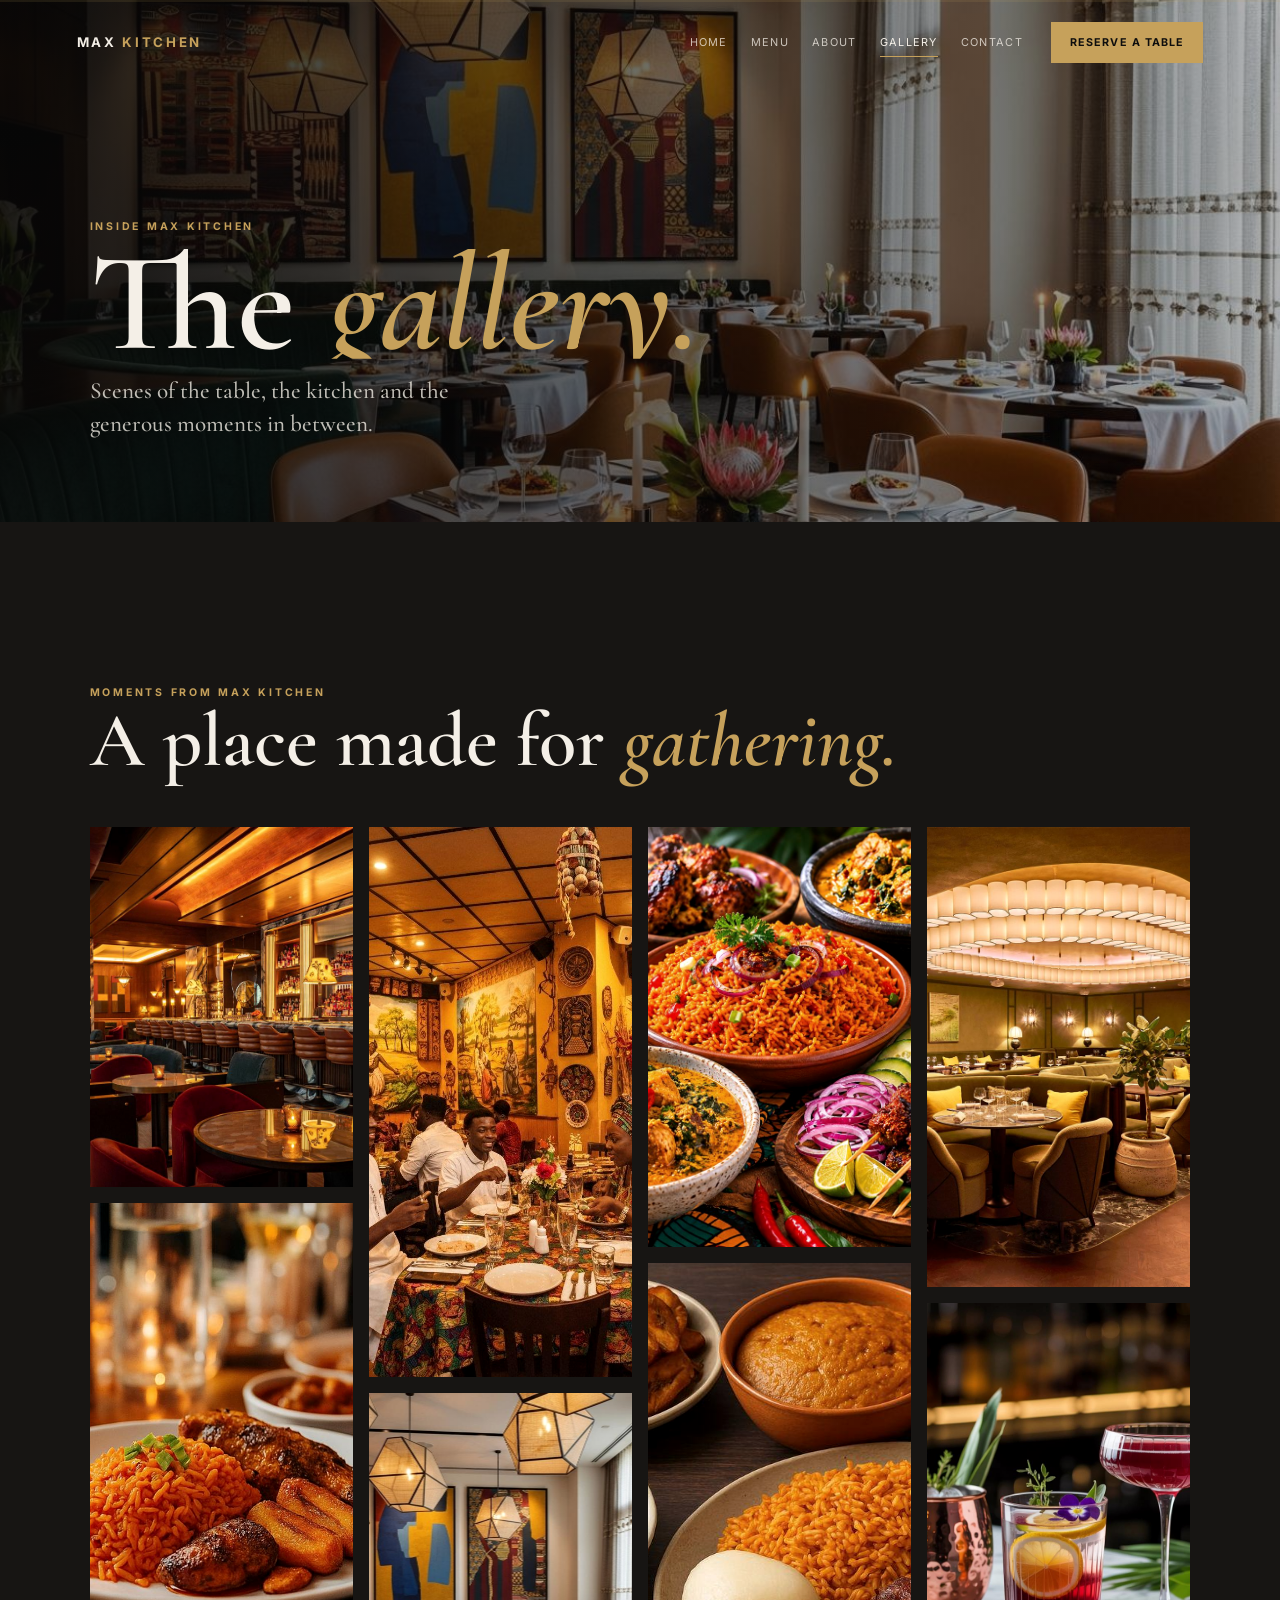
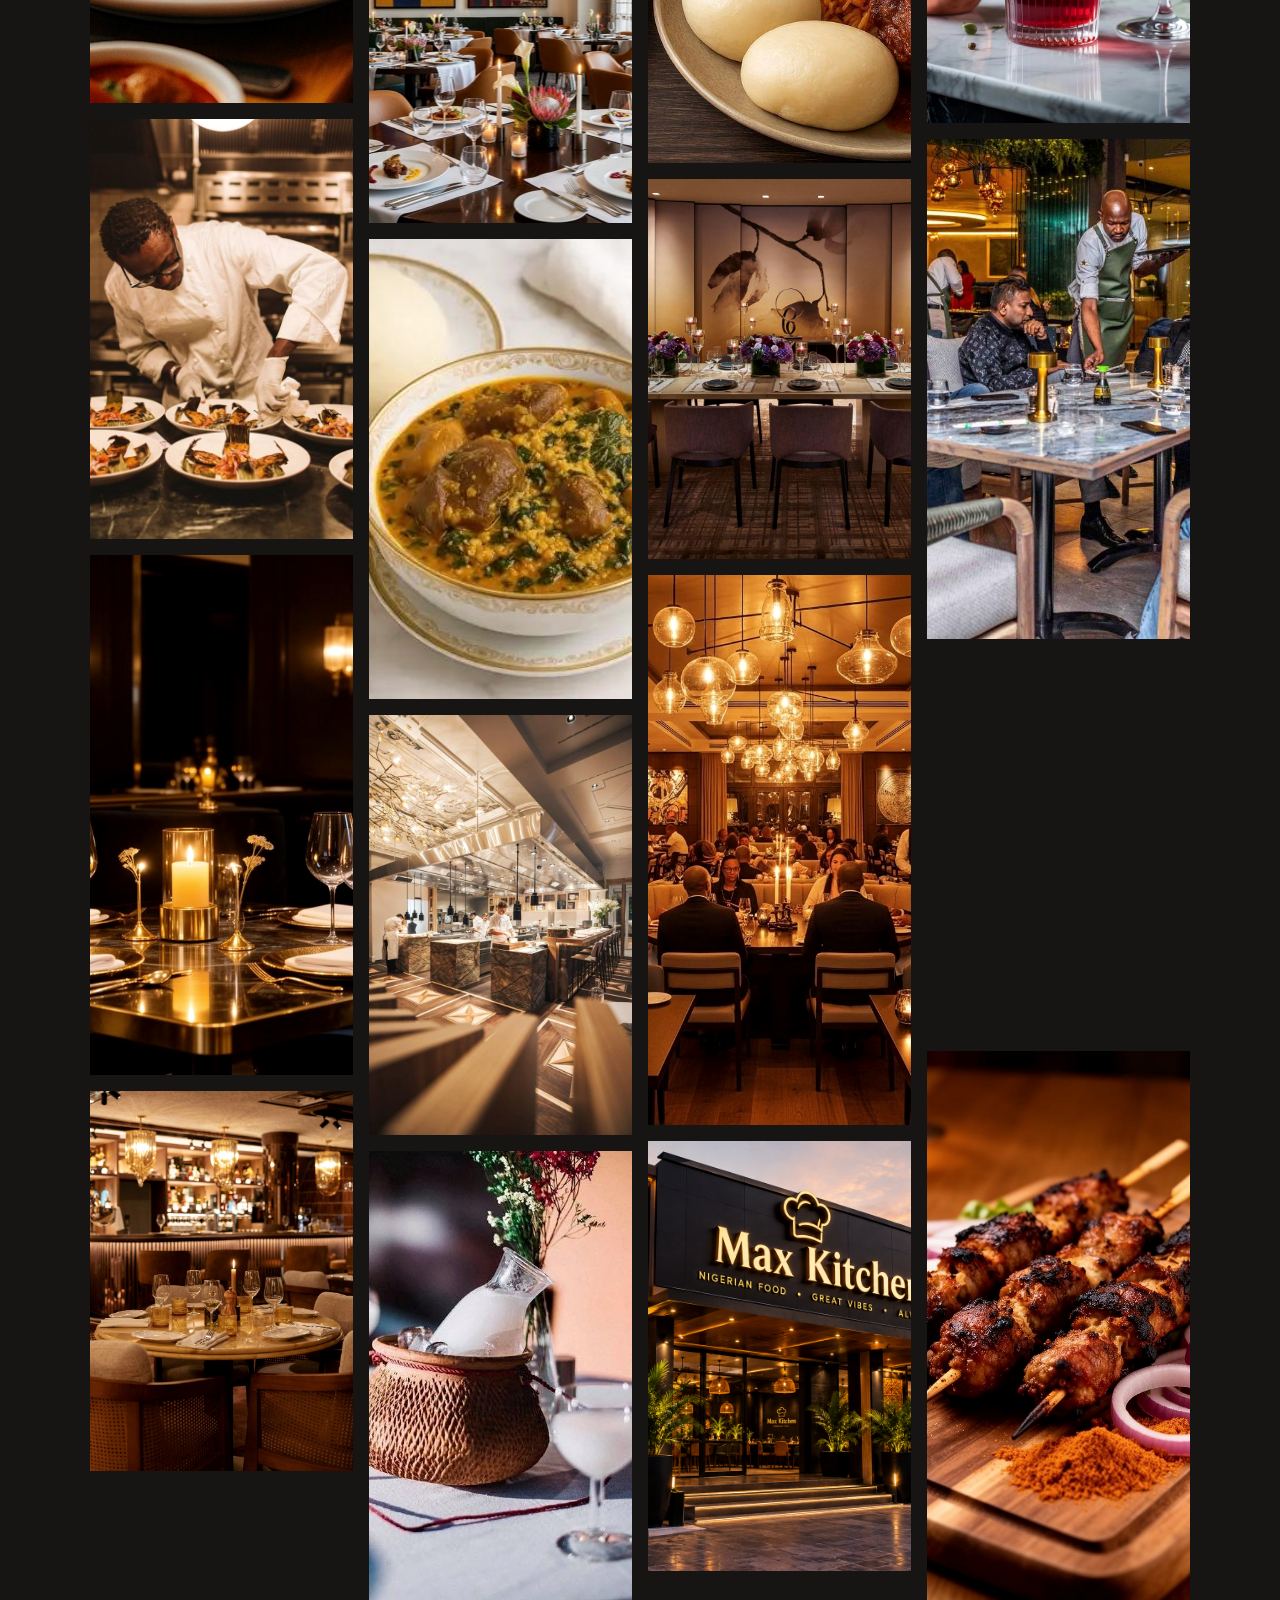
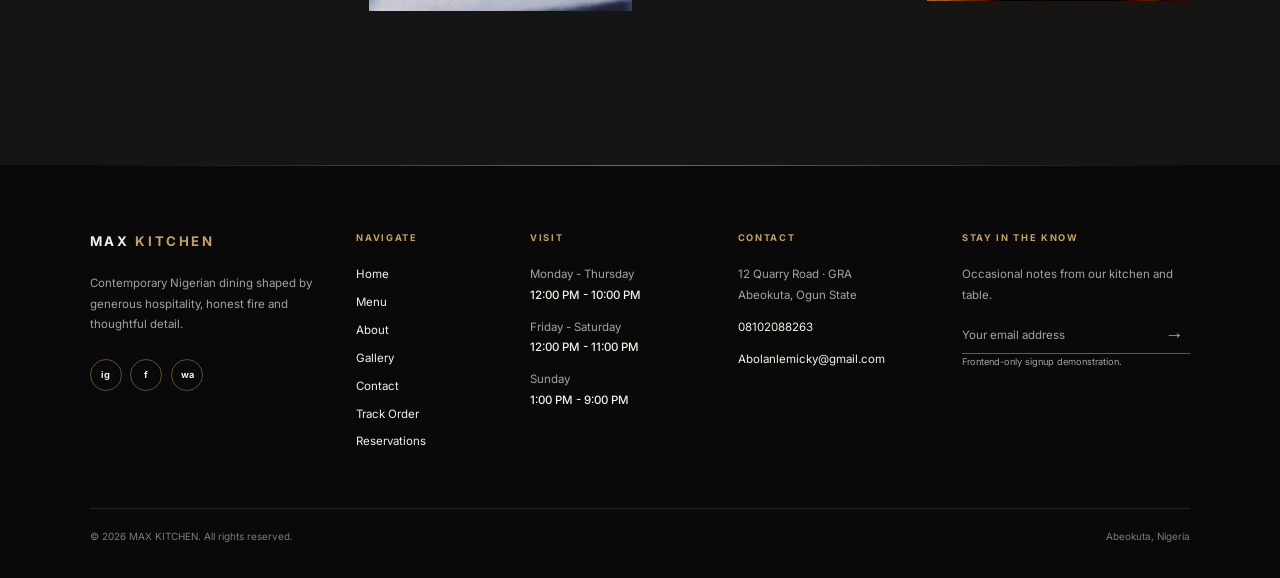
<file: gallery.html>
<!DOCTYPE html>
<html lang="en-NG">
<head>
    <meta charset="UTF-8">
    <meta name="viewport" content="width=device-width, initial-scale=1.0">
    <meta name="description" content="Explore moments, dishes and spaces from MAX KITCHEN in Abeokuta.">
    <title>Gallery | MAX KITCHEN Abeokuta</title>
    <meta property="og:type" content="website">
    <meta property="og:site_name" content="MAX KITCHEN">
    <meta property="og:title" content="Gallery | MAX KITCHEN Abeokuta">
    <meta property="og:description" content="Explore moments, dishes and spaces from MAX KITCHEN in Abeokuta.">
    <meta property="og:url" content="https://maxkitchen.ng/gallery.html">
    <meta property="og:image" content="https://images.unsplash.com/photo-1517248135467-4c7edcad34c4?auto=format&fit=crop&w=1600&q=80">
    <meta name="twitter:card" content="summary_large_image">
    <meta name="twitter:title" content="Gallery | MAX KITCHEN Abeokuta">
    <meta name="twitter:description" content="Explore moments, dishes and spaces from MAX KITCHEN in Abeokuta.">
    <meta name="twitter:image" content="https://images.unsplash.com/photo-1517248135467-4c7edcad34c4?auto=format&fit=crop&w=1600&q=80">
    <link rel="preconnect" href="https://fonts.googleapis.com">
    <link rel="preconnect" href="https://fonts.gstatic.com" crossorigin>
    <link href="https://fonts.googleapis.com/css2?family=Cormorant+Garamond:ital,wght@0,500;0,600;1,600&family=Inter:wght@400;500;600;700&display=swap" rel="stylesheet">
    <link rel="stylesheet" href="css/styles.css">
</head>
<body>
    <a class="skip-link" href="#main-content">Skip to main content</a>
    <header class="site-header">
        <a class="brand" href="index.html" aria-label="MAX KITCHEN home">MAX <span>KITCHEN</span></a>
        <button class="menu-toggle" type="button" aria-controls="site-navigation" aria-expanded="false"><span></span><span></span><span></span><b>Menu</b></button>
        <nav class="site-navigation" id="site-navigation" aria-label="Primary navigation">
            <div class="nav-links"><a href="index.html">Home</a><a href="menu.html">Menu</a><a href="about.html">About</a><a class="active" href="gallery.html" aria-current="page">Gallery</a><a href="contact.html">Contact</a></div>
            <a class="nav-reserve" href="reservation.html">Reserve a Table</a>
        </nav>
    </header>

    <main id="main-content">
        <section class="menu-hero" aria-labelledby="gallery-title">
            <div class="menu-hero-content reveal">
                <p class="eyebrow">Inside MAX KITCHEN</p>
                <h1 id="gallery-title">The <em>gallery.</em></h1>
                <p>Scenes of the table, the kitchen and the generous moments in between.</p>
            </div>
        </section>
        <section class="gallery-section content-section" aria-labelledby="gallery-grid-title">
            <div class="section-heading reveal-on-scroll">
                <div>
                    <p class="section-label">Moments from MAX KITCHEN</p>
                    <h2 id="gallery-grid-title">A place made for <em>gathering.</em></h2>
                </div>
            </div>
            <div class="gallery-grid" data-gallery aria-live="polite"></div>
        </section>
    </main>

    <footer class="site-footer" data-site-footer></footer>
    <script src="js/site-components.js" defer></script>
    <script src="js/script.js" defer></script>
</body>
</html>
</file>
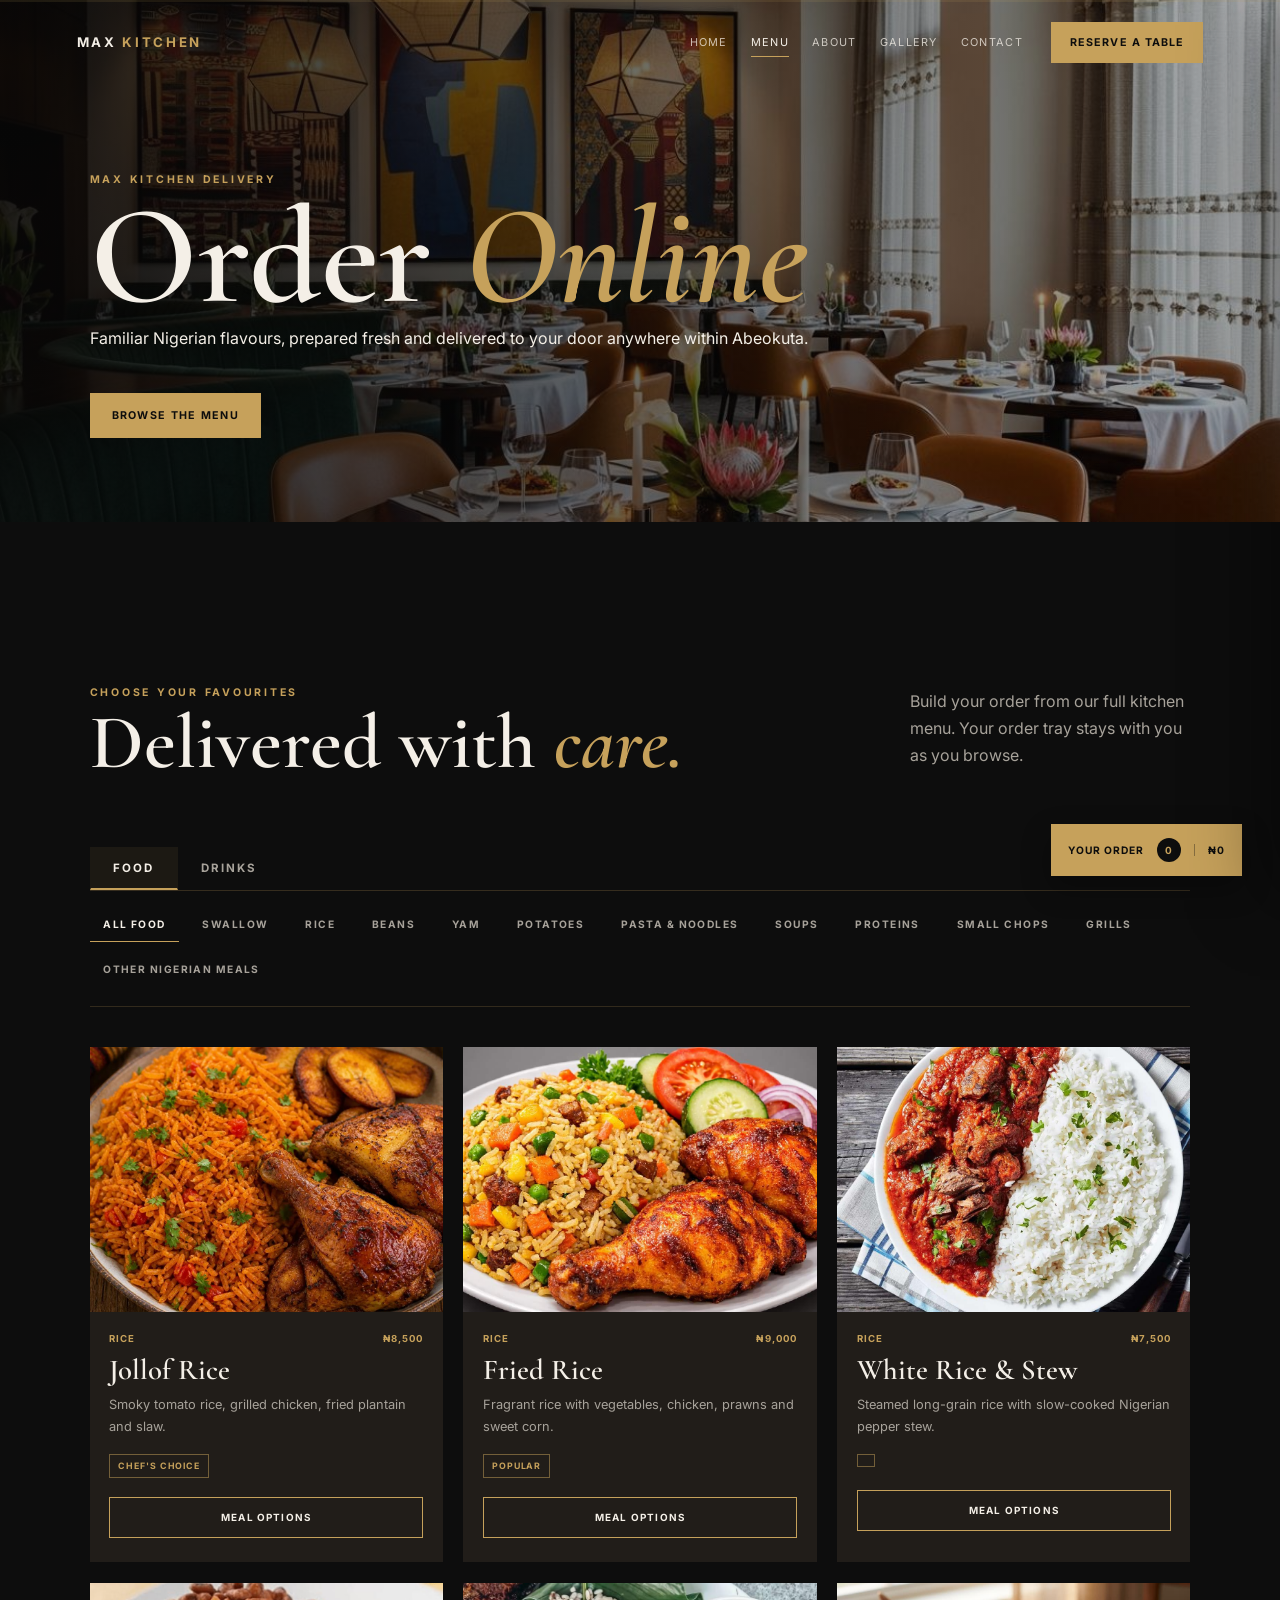
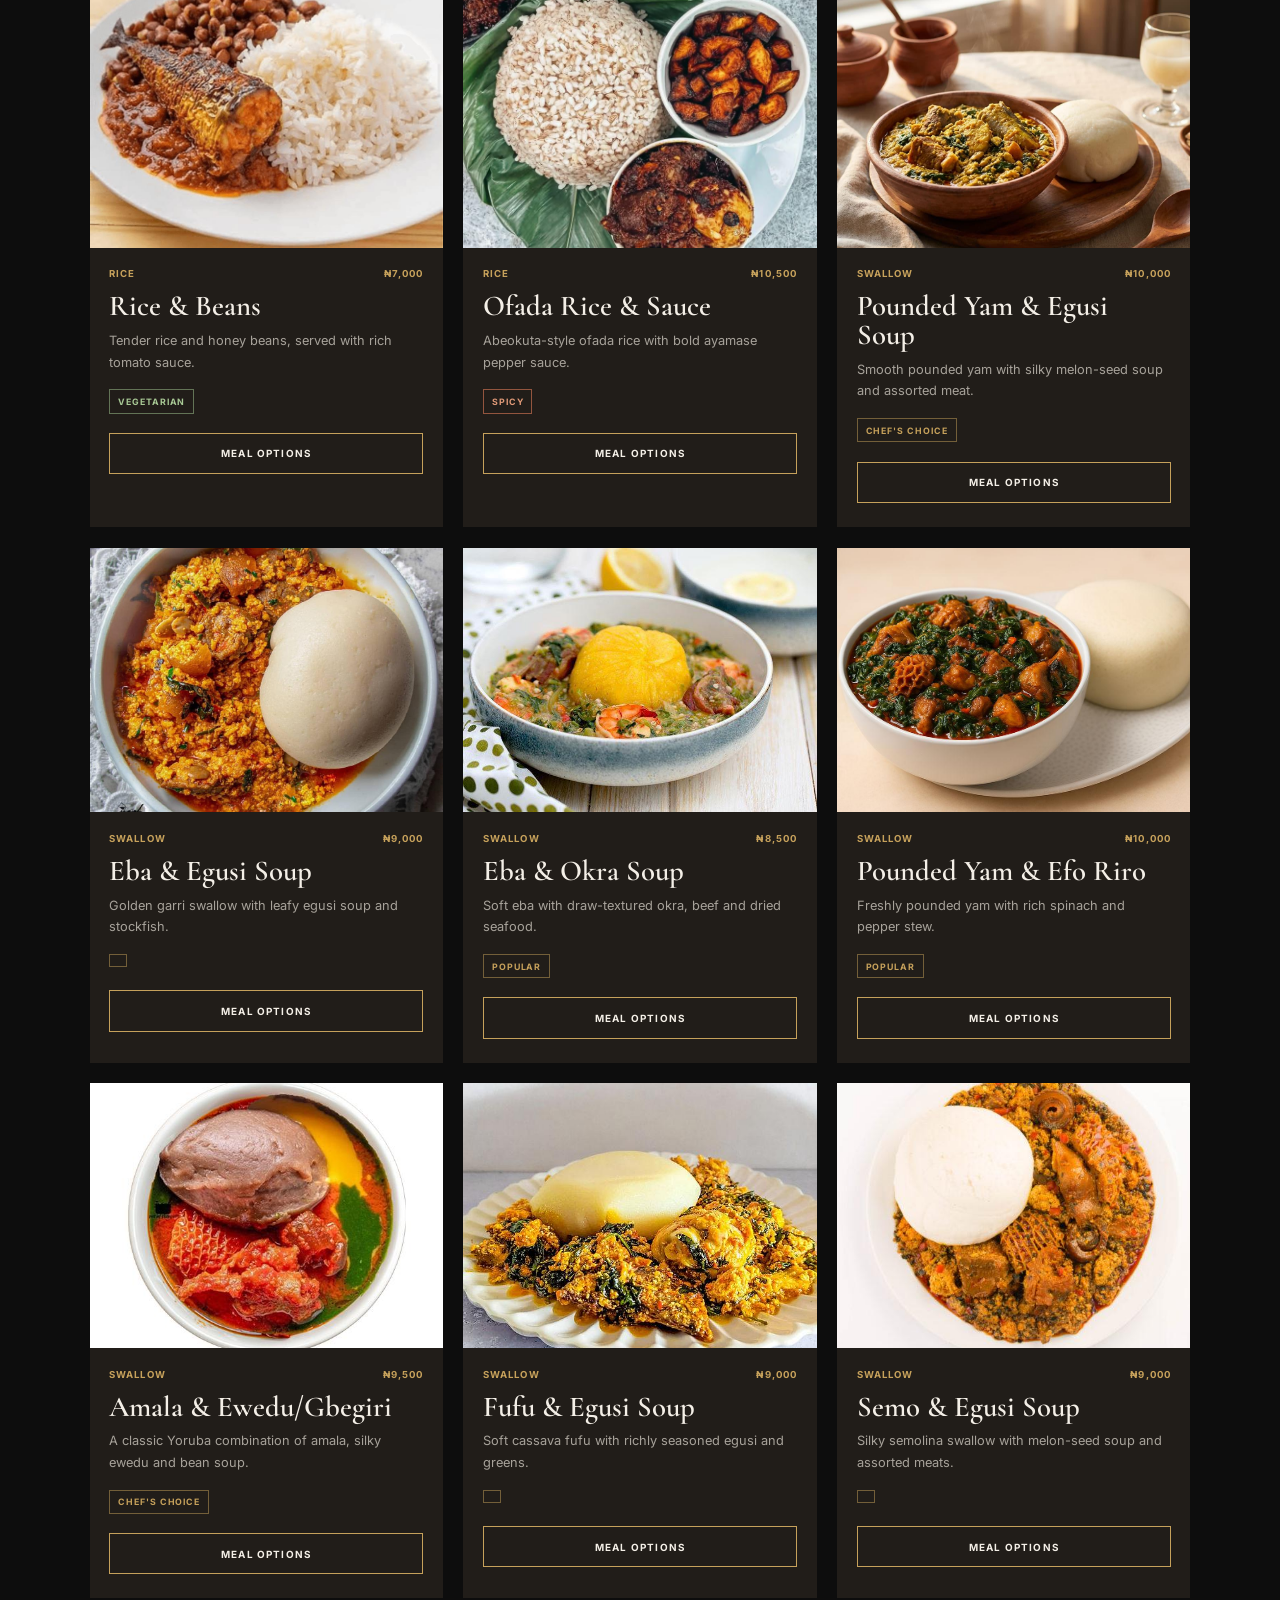
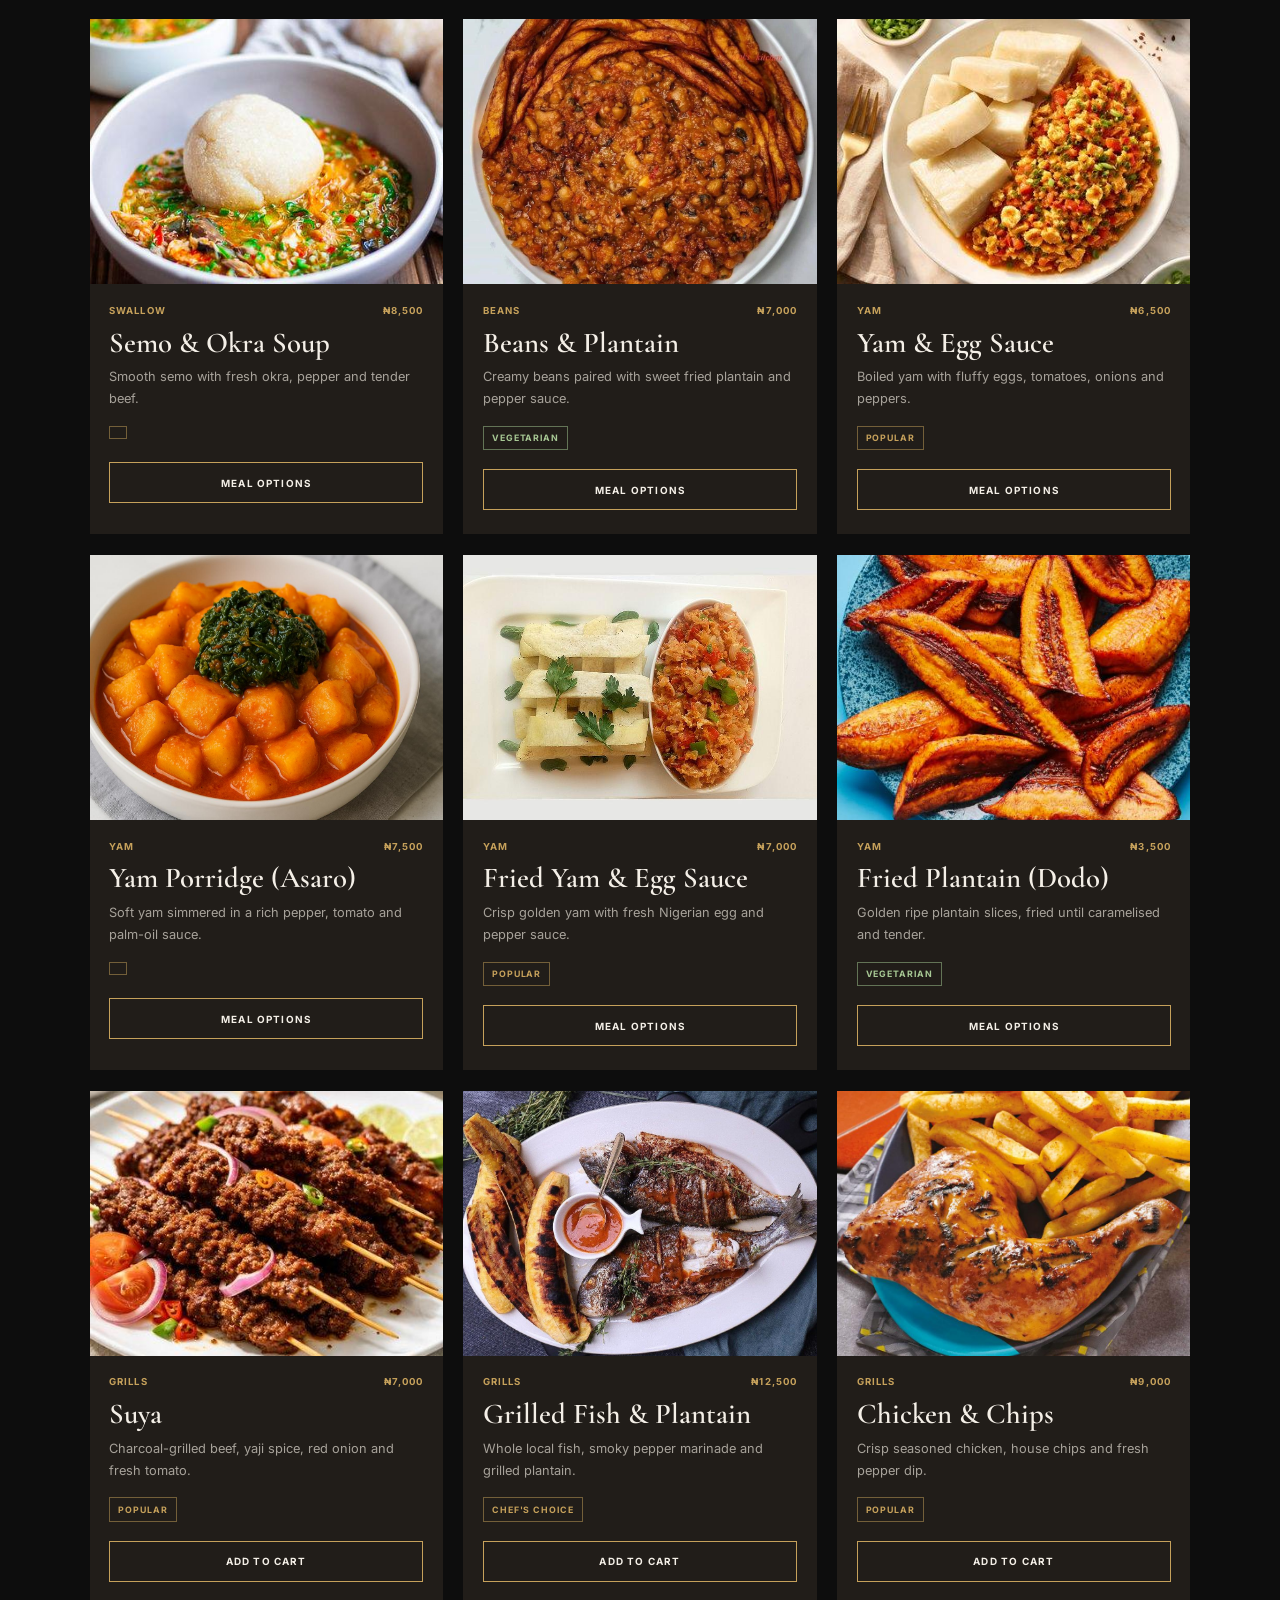
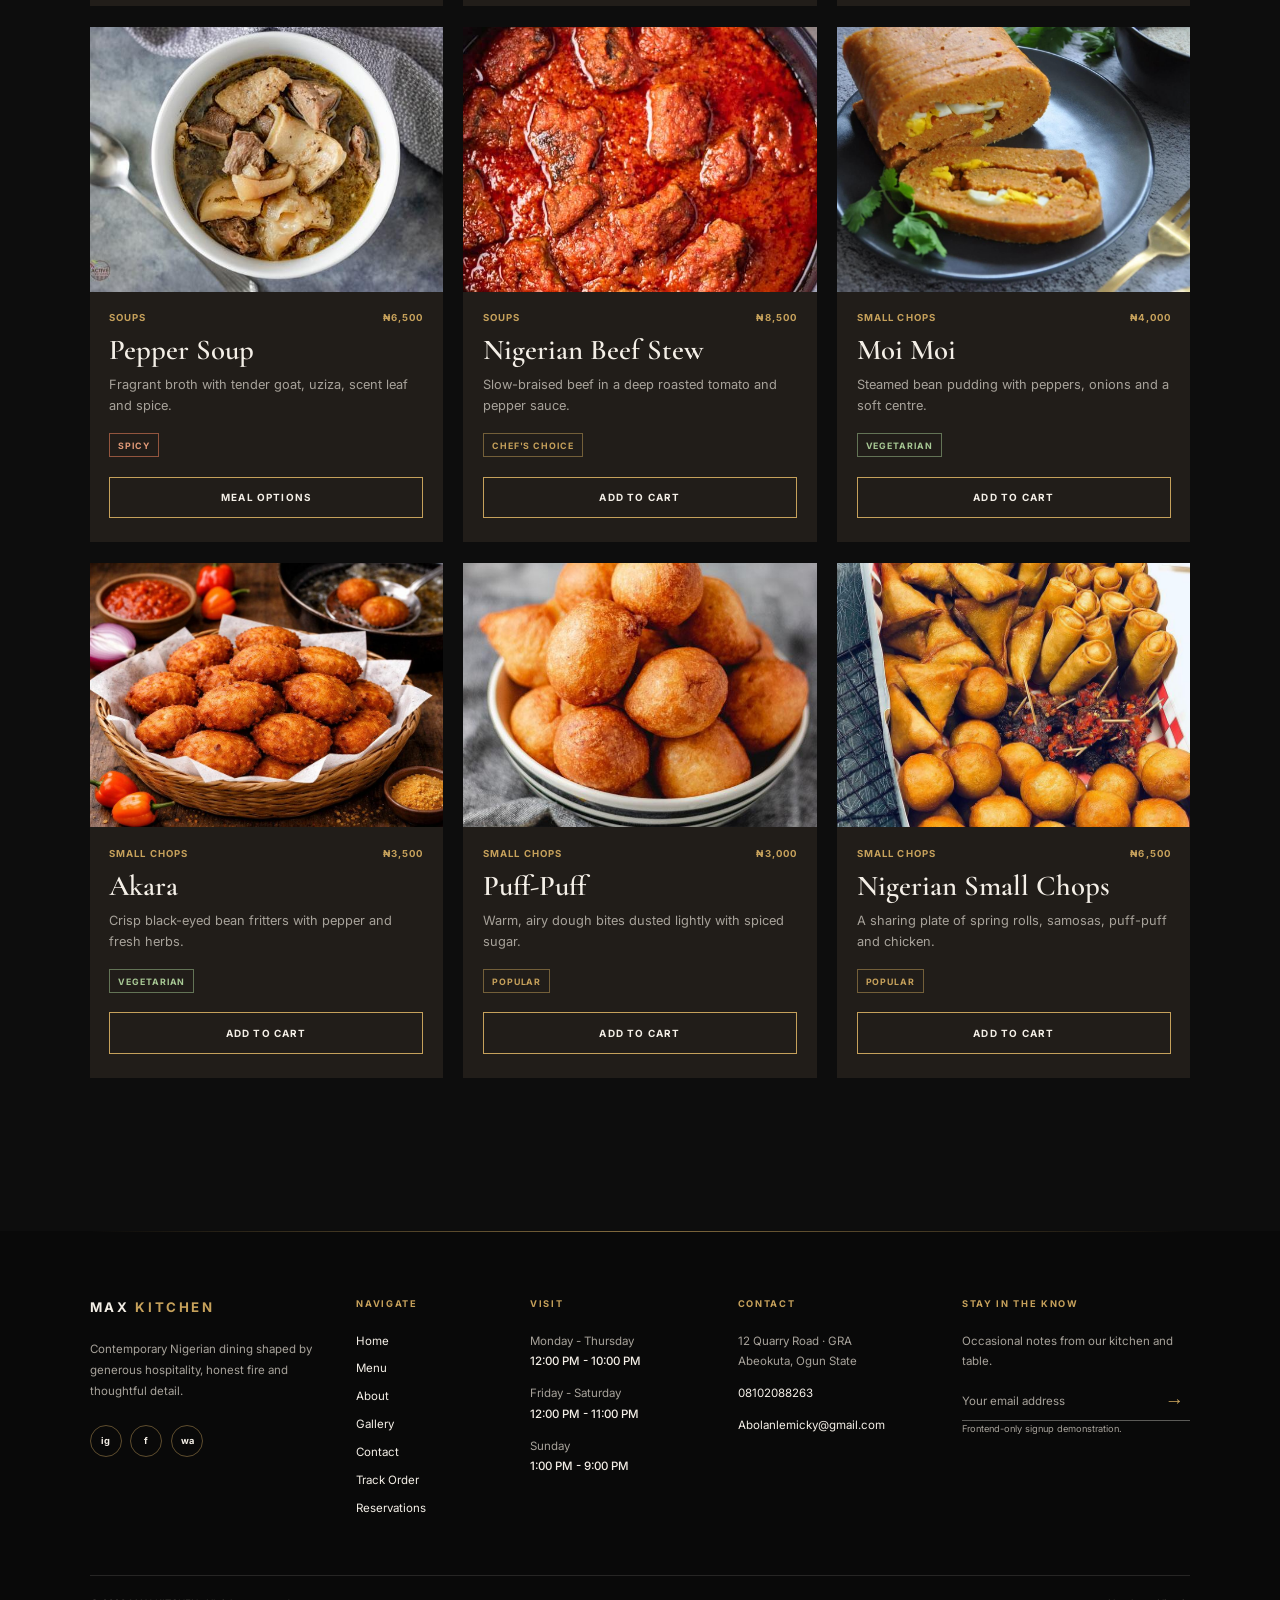
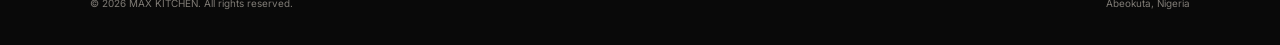
<file: menu.html>
<!DOCTYPE html>
<html lang="en-NG">
<head>
    <meta charset="UTF-8">
    <meta name="viewport" content="width=device-width, initial-scale=1.0">
    <meta name="description" content="Explore MAX KITCHEN's contemporary Nigerian menu in Abeokuta, from generous plates and grills to traditional drinks.">
    <title>Menu | MAX KITCHEN Abeokuta</title>
    <meta property="og:type" content="website">
    <meta property="og:site_name" content="MAX KITCHEN">
    <meta property="og:title" content="Menu | MAX KITCHEN Abeokuta">
    <meta property="og:description" content="Explore MAX KITCHEN's contemporary Nigerian menu in Abeokuta, from generous plates to refreshing drinks.">
    <meta property="og:url" content="https://maxkitchen.ng/menu.html">
    <meta property="og:image" content="https://images.unsplash.com/photo-1515003193392-cf4d1c6d6b9f?auto=format&fit=crop&w=1600&q=80">
    <meta name="twitter:card" content="summary_large_image">
    <meta name="twitter:title" content="Menu | MAX KITCHEN Abeokuta">
    <meta name="twitter:description" content="Explore MAX KITCHEN's contemporary Nigerian menu in Abeokuta, from generous plates to refreshing drinks.">
    <meta name="twitter:image" content="https://images.unsplash.com/photo-1515003193392-cf4d1c6d6b9f?auto=format&fit=crop&w=1600&q=80">
    <link rel="preconnect" href="https://fonts.googleapis.com">
    <link rel="preconnect" href="https://fonts.gstatic.com" crossorigin>
    <link href="https://fonts.googleapis.com/css2?family=Cormorant+Garamond:ital,wght@0,500;0,600;1,600&family=Inter:wght@400;500;600;700&display=swap" rel="stylesheet">
    <link rel="stylesheet" href="css/styles.css">
</head>
<body>
    <a class="skip-link" href="#main-content">Skip to main content</a>
    <header class="site-header">
        <a class="brand" href="index.html" aria-label="MAX KITCHEN home">MAX <span>KITCHEN</span></a>
        <button class="menu-toggle" type="button" aria-controls="site-navigation" aria-expanded="false"><span></span><span></span><span></span><b>Menu</b></button>
        <nav class="site-navigation" id="site-navigation" aria-label="Primary navigation">
            <div class="nav-links"><a href="index.html">Home</a><a class="active" href="menu.html">Menu</a><a href="about.html">About</a><a href="gallery.html">Gallery</a><a href="contact.html">Contact</a></div>
            <a class="nav-reserve" href="reservation.html">Reserve a Table</a>
        </nav>
    </header>

    <main id="main-content">
        <section class="menu-hero" aria-labelledby="menu-title">
            <div class="menu-hero-content reveal"><p class="eyebrow">MAX KITCHEN delivery</p><h1 id="menu-title">Order <em>Online</em></h1><p>Familiar Nigerian flavours, prepared fresh and delivered to your door anywhere within Abeokuta.</p><a class="button button-gold menu-hero-action" href="#order-menu">Browse the menu</a></div>
        </section>

        <section class="menu-section content-section" id="order-menu" aria-labelledby="menu-heading">
            <div class="menu-intro reveal-on-scroll"><div><p class="section-label">Choose your favourites</p><h2 id="menu-heading">Delivered with <em>care.</em></h2></div><p>Build your order from our full kitchen menu. Your order tray stays with you as you browse.</p></div>
            <div class="menu-filters" role="group" aria-label="Browse the menu">
                <div class="menu-primary-filters" data-menu-sections role="tablist" aria-label="Menu sections"></div>
                <div class="menu-subcategory-filters" data-menu-subcategories role="group" aria-label="Food subcategories"></div>
            </div>
            <div class="menu-grid" data-menu-grid></div>
        </section>
    </main>

    <button class="cart-launcher" type="button" data-cart-open aria-controls="cart-drawer" aria-expanded="false">
        <span class="cart-launcher-label">Your order</span>
        <span class="cart-count" data-cart-count>0</span>
        <span class="cart-launcher-total" data-cart-launcher-total>₦0</span>
    </button>

    <div class="cart-overlay" data-cart-overlay hidden></div>
    <aside class="cart-drawer" id="cart-drawer" data-cart-drawer aria-hidden="true" aria-labelledby="cart-title">
        <div class="cart-header">
            <div><p class="section-label">Delivered to your door</p><h2 id="cart-title">Your <em>order</em></h2></div>
            <button class="cart-close" type="button" data-cart-close aria-label="Close your order">×</button>
        </div>
        <div class="cart-body">
            <p class="cart-empty" data-cart-empty>Your order is waiting for something delicious.</p>
            <div class="cart-items" data-cart-items></div>
        </div>
        <div class="cart-summary">
            <div><span>Subtotal</span><strong data-cart-subtotal>₦0</strong></div>
            <div><span>Delivery</span><strong data-cart-delivery>₦0</strong></div>
            <div class="cart-total"><span>Total</span><strong data-cart-total>₦0</strong></div>
            <button class="button button-gold cart-checkout" type="button" data-cart-checkout disabled>Continue to checkout</button>
            <p class="cart-note">Delivery orders are available within Abeokuta. Checkout details will be collected next.</p>
        </div>
    </aside>

    <div class="customization-overlay" data-customization-overlay hidden></div>
    <section class="customization-modal" data-customization-modal role="dialog" aria-modal="true" aria-hidden="true" aria-labelledby="customization-title">
        <div class="customization-header">
            <div><p class="section-label">Meal Options</p><h2 id="customization-title" data-customization-name>Choose your options</h2></div>
            <button class="cart-close" type="button" data-customization-close aria-label="Close customization">×</button>
        </div>
        <div class="customization-body">
            <div class="customization-base"><span>Base price</span><strong data-customization-base>₦0</strong></div>
            <p class="customization-note">Choose one or more additions to complete your plate.</p>
            <div class="addon-list" data-addon-list></div>
        </div>
        <div class="customization-footer">
            <div><span>Your item total</span><strong data-customization-total>₦0</strong></div>
            <button class="button button-gold" type="button" data-customization-add>Add to order</button>
        </div>
    </section>

    <div class="checkout-overlay" data-checkout-overlay hidden></div>
    <section class="checkout-modal" data-checkout-modal role="dialog" aria-modal="true" aria-hidden="true" aria-labelledby="checkout-title">
        <div class="customization-header">
            <div><p class="section-label">Final review</p><h2 id="checkout-title">Your <em>checkout</em></h2></div>
            <button class="cart-close" type="button" data-checkout-close aria-label="Close checkout">×</button>
        </div>
        <div class="checkout-body" data-checkout-summary></div>
        <div class="checkout-footer"><strong data-checkout-total>₦0</strong><button class="button button-gold" type="button" data-place-order>Place order</button></div>
    </section>

    <footer class="site-footer" data-site-footer></footer>
    <script src="js/site-components.js" defer></script>
    <script src="js/script.js" defer></script>
</body>
</html>
</file>
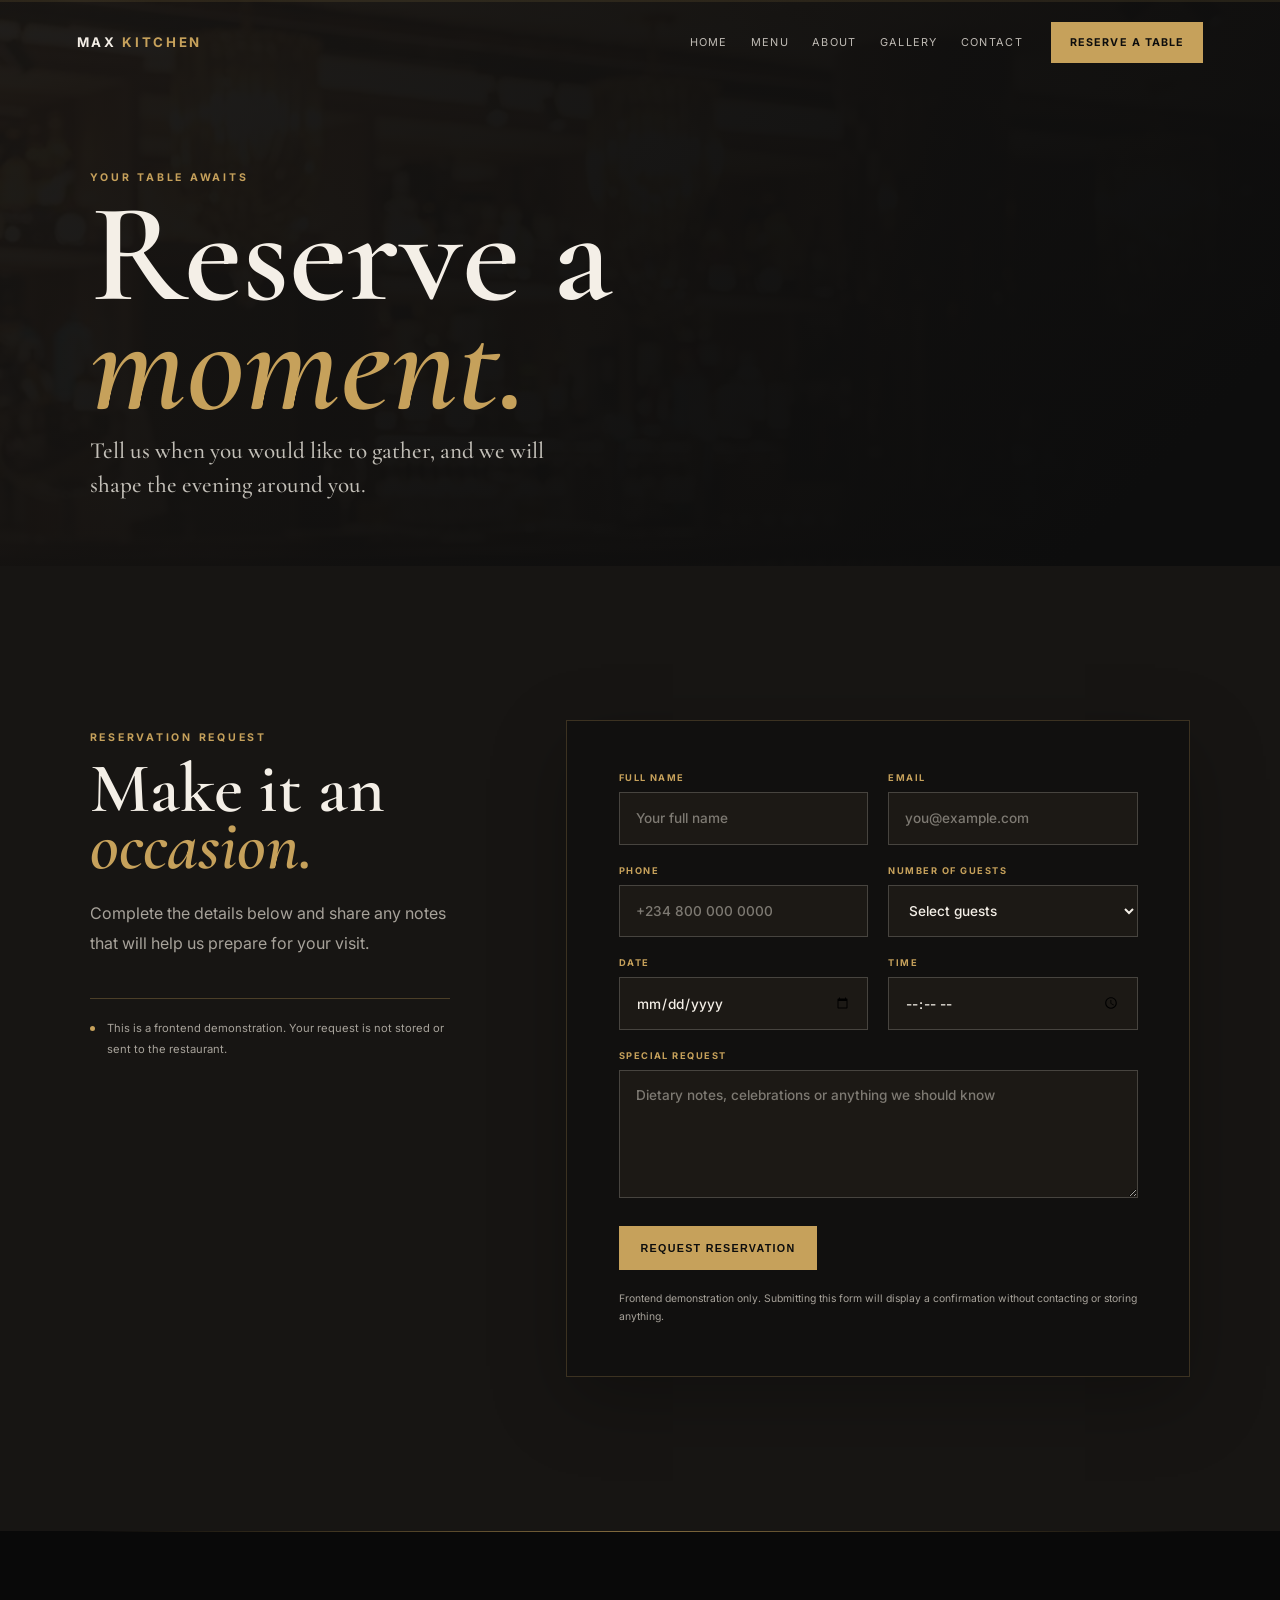
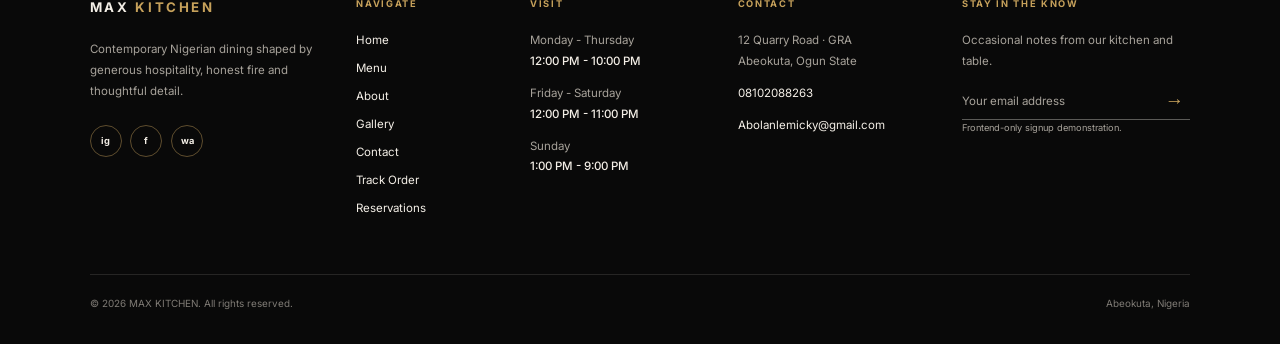
<file: reservation.html>
<!DOCTYPE html>
<html lang="en-NG">
<head>
    <meta charset="UTF-8">
    <meta name="viewport" content="width=device-width, initial-scale=1.0">
    <meta name="description" content="Request a table at MAX KITCHEN in Abeokuta.">
    <title>Reserve a Table | MAX KITCHEN Abeokuta</title>
    <meta property="og:type" content="website">
    <meta property="og:site_name" content="MAX KITCHEN">
    <meta property="og:title" content="Reserve a Table | MAX KITCHEN Abeokuta">
    <meta property="og:description" content="Request a memorable dining experience at MAX KITCHEN in Abeokuta.">
    <meta property="og:url" content="https://maxkitchen.ng/reservation.html">
    <meta property="og:image" content="https://images.unsplash.com/photo-1515003193392-cf4d1c6d6b9f?auto=format&fit=crop&w=1600&q=80">
    <meta name="twitter:card" content="summary_large_image">
    <meta name="twitter:title" content="Reserve a Table | MAX KITCHEN Abeokuta">
    <meta name="twitter:description" content="Request a memorable dining experience at MAX KITCHEN in Abeokuta.">
    <meta name="twitter:image" content="https://images.unsplash.com/photo-1515003193392-cf4d1c6d6b9f?auto=format&fit=crop&w=1600&q=80">
    <link rel="preconnect" href="https://fonts.googleapis.com">
    <link rel="preconnect" href="https://fonts.gstatic.com" crossorigin>
    <link href="https://fonts.googleapis.com/css2?family=Cormorant+Garamond:ital,wght@0,500;0,600;1,600&family=Inter:wght@400;500;600;700&display=swap" rel="stylesheet">
    <link rel="stylesheet" href="css/styles.css">
</head>
<body>
    <a class="skip-link" href="#main-content">Skip to main content</a>
    <header class="site-header">
        <a class="brand" href="index.html" aria-label="MAX KITCHEN home">MAX <span>KITCHEN</span></a>
        <button class="menu-toggle" type="button" aria-controls="site-navigation" aria-expanded="false"><span></span><span></span><span></span><b>Menu</b></button>
        <nav class="site-navigation" id="site-navigation" aria-label="Primary navigation">
            <div class="nav-links"><a href="index.html">Home</a><a href="menu.html">Menu</a><a href="about.html">About</a><a href="gallery.html">Gallery</a><a href="contact.html">Contact</a></div>
            <a class="nav-reserve" href="reservation.html" aria-current="page">Reserve a Table</a>
        </nav>
    </header>

    <main id="main-content" class="reservation-page">
        <section class="reservation-hero" aria-labelledby="reservation-title">
            <div class="reservation-hero-content reveal">
                <p class="eyebrow">Your table awaits</p>
                <h1 id="reservation-title">Reserve a <em>moment.</em></h1>
                <p>Tell us when you would like to gather, and we will shape the evening around you.</p>
            </div>
        </section>

        <section class="reservation-section content-section" aria-labelledby="reservation-form-title">
            <div class="reservation-intro reveal-on-scroll">
                <p class="section-label">Reservation Request</p>
                <h2 id="reservation-form-title">Make it an <em>occasion.</em></h2>
                <p>Complete the details below and share any notes that will help us prepare for your visit.</p>
                <p class="reservation-note">This is a frontend demonstration. Your request is not stored or sent to the restaurant.</p>
            </div>

            <form class="reservation-form reveal-on-scroll" data-reservation-form novalidate>
                <div class="reservation-form-grid">
                    <div class="form-field">
                        <label for="full-name">Full Name</label>
                        <input id="full-name" name="fullName" type="text" autocomplete="name" placeholder="Your full name" required>
                    </div>
                    <div class="form-field">
                        <label for="email">Email</label>
                        <input id="email" name="email" type="email" autocomplete="email" placeholder="you@example.com" required>
                    </div>
                    <div class="form-field">
                        <label for="phone">Phone</label>
                        <input id="phone" name="phone" type="tel" autocomplete="tel" placeholder="+234 800 000 0000" required>
                    </div>
                    <div class="form-field">
                        <label for="guests">Number of Guests</label>
                        <select id="guests" name="guests" required>
                            <option value="" selected disabled>Select guests</option>
                            <option>1 guest</option>
                            <option>2 guests</option>
                            <option>3 guests</option>
                            <option>4 guests</option>
                            <option>5 guests</option>
                            <option>6+ guests</option>
                        </select>
                    </div>
                    <div class="form-field">
                        <label for="date">Date</label>
                        <input id="date" name="date" type="date" required>
                    </div>
                    <div class="form-field">
                        <label for="time">Time</label>
                        <input id="time" name="time" type="time" required>
                    </div>
                    <div class="form-field form-field-full">
                        <label for="special-request">Special Request</label>
                        <textarea id="special-request" name="specialRequest" placeholder="Dietary notes, celebrations or anything we should know"></textarea>
                    </div>
                </div>
                <button class="button button-gold reservation-submit" type="submit">Request Reservation</button>
                <p class="reservation-disclaimer">Frontend demonstration only. Submitting this form will display a confirmation without contacting or storing anything.</p>
            </form>
        </section>
    </main>

    <div class="reservation-modal" data-reservation-modal role="dialog" aria-modal="true" aria-labelledby="reservation-confirmation-title" aria-hidden="true">
        <div class="reservation-modal-panel">
            <button class="reservation-modal-close" type="button" data-reservation-close aria-label="Close confirmation">×</button>
            <p class="section-label">Request Received</p>
            <h2 id="reservation-confirmation-title">Thank you, <span data-reservation-name>guest</span>.</h2>
            <p>Your reservation request has been received. This frontend demonstration does not store or send your details.</p>
            <button class="button button-outline" type="button" data-reservation-done>Close</button>
        </div>
    </div>

    <footer class="site-footer" data-site-footer></footer>
    <script src="js/site-components.js" defer></script>
    <script src="js/script.js" defer></script>
</body>
</html>
</file>
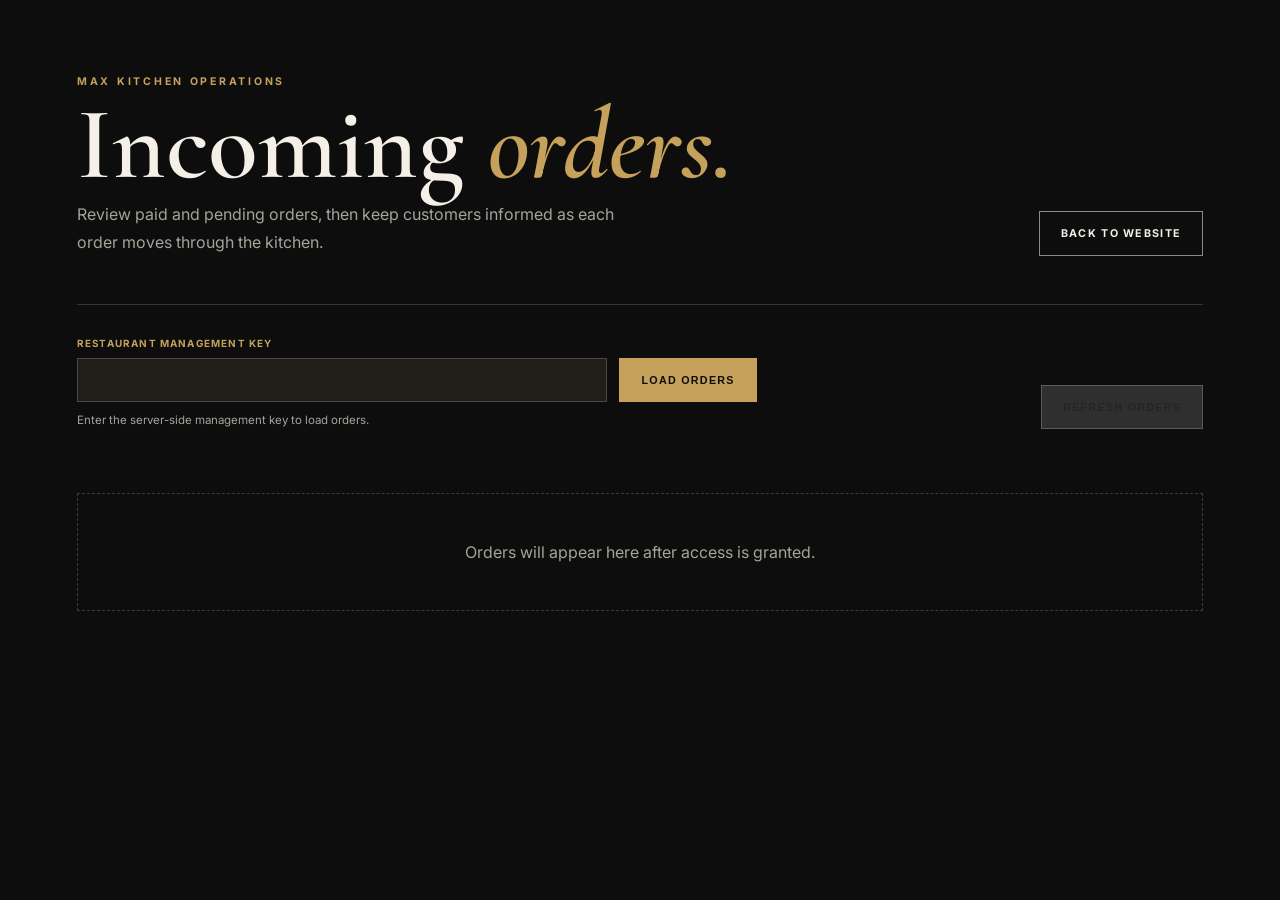
<file: restaurant-orders.html>
<!DOCTYPE html>
<html lang="en-NG">
<head>
    <meta charset="UTF-8">
    <meta name="viewport" content="width=device-width, initial-scale=1.0">
    <meta name="description" content="MAX KITCHEN restaurant order management.">
    <title>Restaurant Orders | MAX KITCHEN</title>
    <link rel="preconnect" href="https://fonts.googleapis.com">
    <link rel="preconnect" href="https://fonts.gstatic.com" crossorigin>
    <link href="https://fonts.googleapis.com/css2?family=Cormorant+Garamond:ital,wght@0,500;0,600;1,600&family=Inter:wght@400;500;600;700&display=swap" rel="stylesheet">
    <link rel="stylesheet" href="css/styles.css">
</head>
<body data-restaurant-orders-page>
    <main class="restaurant-orders-page" id="main-content">
        <section class="restaurant-orders-header">
            <div>
                <p class="section-label">MAX KITCHEN operations</p>
                <h1>Incoming <em>orders.</em></h1>
                <p>Review paid and pending orders, then keep customers informed as each order moves through the kitchen.</p>
            </div>
            <a class="button button-outline" href="index.html">Back to website</a>
        </section>
        <section class="restaurant-orders-toolbar" aria-label="Order management controls">
            <form class="restaurant-access-form" data-restaurant-access-form>
                <label for="restaurant-admin-key">Restaurant management key</label>
                <div class="restaurant-access-row">
                    <input id="restaurant-admin-key" type="password" autocomplete="off" required>
                    <button class="button button-gold" type="submit">Load orders</button>
                </div>
                <p class="restaurant-orders-status" data-restaurant-orders-status aria-live="polite">Enter the server-side management key to load orders.</p>
            </form>
            <button class="button button-outline restaurant-refresh" type="button" data-restaurant-refresh disabled>Refresh orders</button>
        </section>
        <section class="restaurant-order-list" data-restaurant-order-list aria-live="polite">
            <p class="restaurant-empty">Orders will appear here after access is granted.</p>
        </section>
    </main>
    <script src="js/restaurant-orders.js" defer></script>
</body>
</html>
</file>
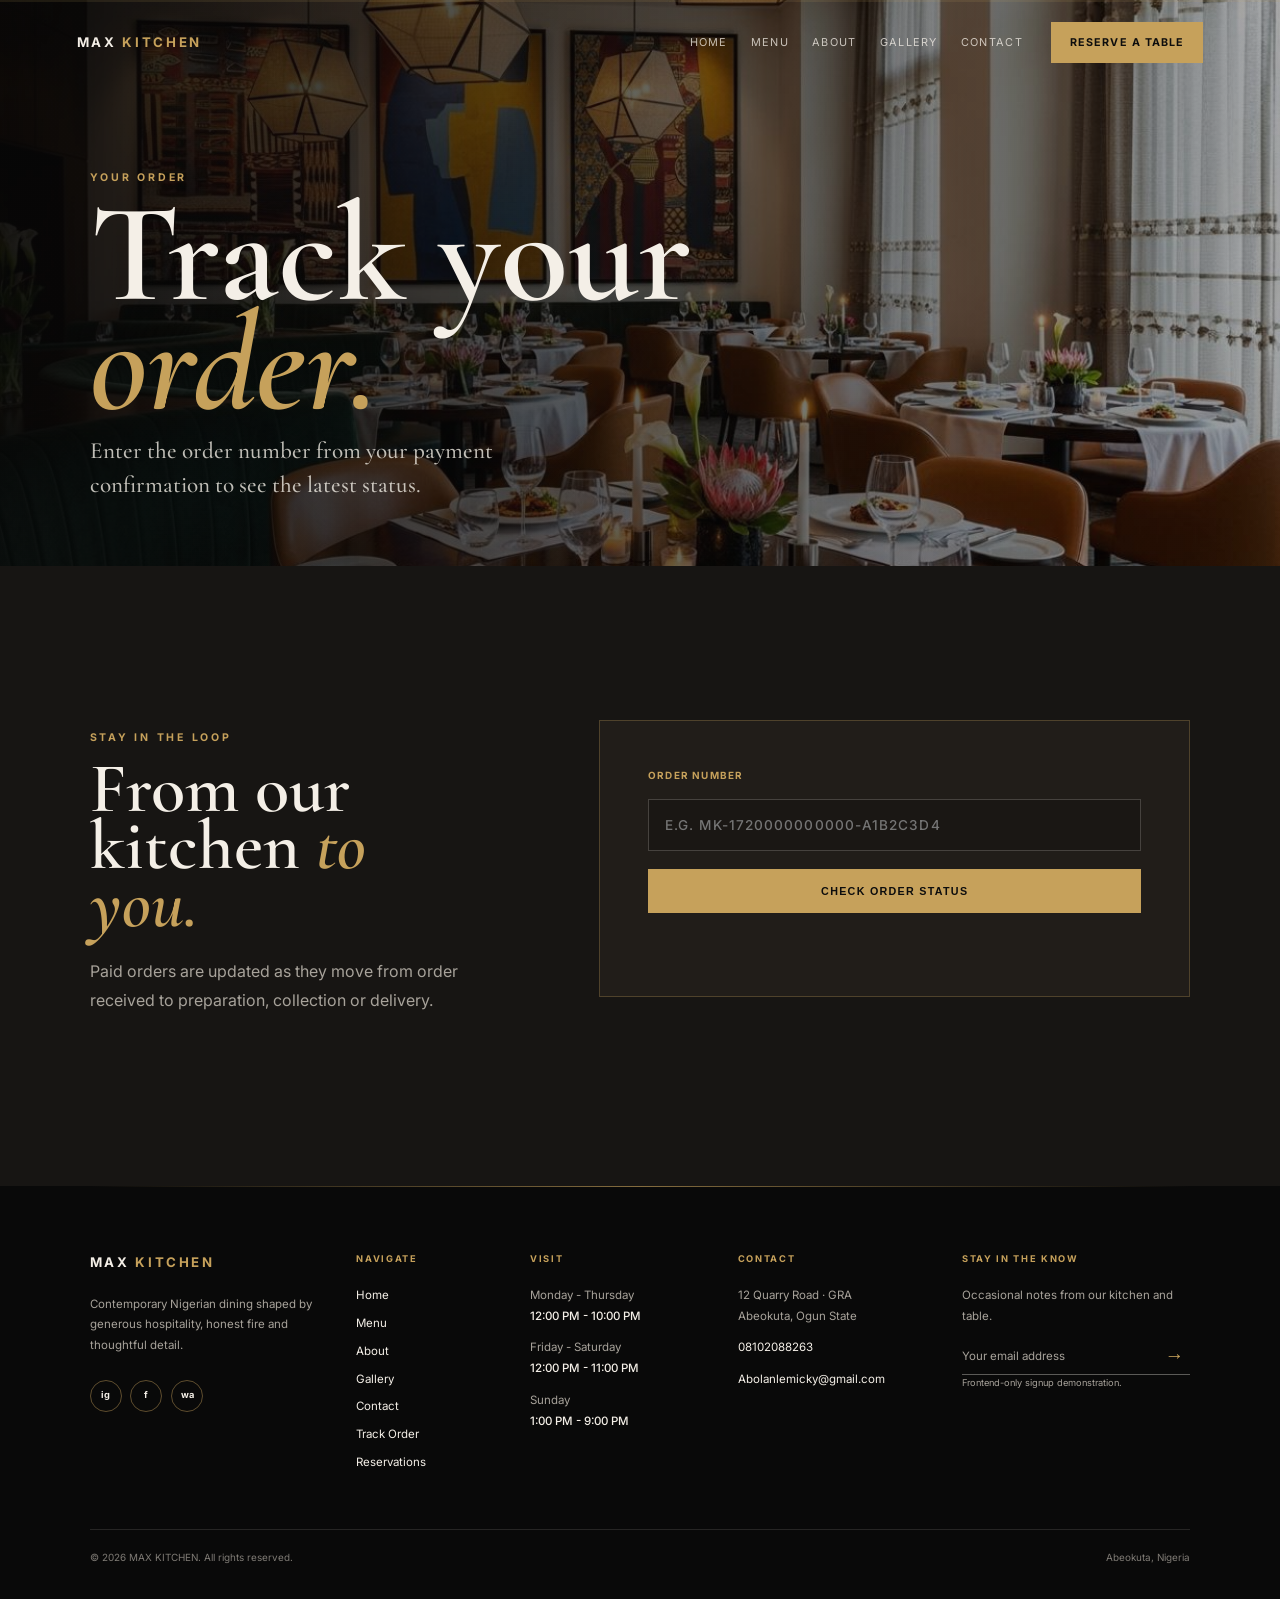
<file: tracking.html>
<!DOCTYPE html>
<html lang="en-NG">
<head>
    <meta charset="UTF-8">
    <meta name="viewport" content="width=device-width, initial-scale=1.0">
    <meta name="description" content="Track your MAX KITCHEN order in Abeokuta.">
    <title>Track Order | MAX KITCHEN Abeokuta</title>
    <link rel="preconnect" href="https://fonts.googleapis.com">
    <link rel="preconnect" href="https://fonts.gstatic.com" crossorigin>
    <link href="https://fonts.googleapis.com/css2?family=Cormorant+Garamond:ital,wght@0,500;0,600;1,600&family=Inter:wght@400;500;600;700&display=swap" rel="stylesheet">
    <link rel="stylesheet" href="css/styles.css">
</head>
<body data-tracking-page>
    <a class="skip-link" href="#main-content">Skip to main content</a>
    <header class="site-header scrolled">
        <a class="brand" href="index.html" aria-label="MAX KITCHEN home">MAX <span>KITCHEN</span></a>
        <button class="menu-toggle" type="button" aria-controls="site-navigation" aria-expanded="false"><span></span><span></span><span></span><b>Menu</b></button>
        <nav class="site-navigation" id="site-navigation" aria-label="Primary navigation">
            <div class="nav-links"><a href="index.html">Home</a><a href="menu.html">Menu</a><a href="about.html">About</a><a href="gallery.html">Gallery</a><a href="contact.html">Contact</a></div>
            <a class="nav-reserve" href="reservation.html">Reserve a Table</a>
        </nav>
    </header>

    <main id="main-content" class="tracking-page">
        <section class="tracking-hero" aria-labelledby="tracking-title">
            <div class="tracking-hero-content">
                <p class="section-label">Your order</p>
                <h1 id="tracking-title">Track your <em>order.</em></h1>
                <p>Enter the order number from your payment confirmation to see the latest status.</p>
            </div>
        </section>
        <section class="tracking-section content-section" aria-labelledby="tracking-form-title">
            <div class="tracking-copy">
                <p class="section-label">Stay in the loop</p>
                <h2 id="tracking-form-title">From our kitchen <em>to you.</em></h2>
                <p>Paid orders are updated as they move from order received to preparation, collection or delivery.</p>
            </div>
            <form class="tracking-form" data-tracking-form>
                <label for="order-number">Order number</label>
                <input id="order-number" name="orderNumber" type="text" placeholder="e.g. MK-1720000000000-A1B2C3D4" autocomplete="off" required>
                <button class="button button-gold" type="submit">Check order status</button>
                <p class="tracking-status" data-tracking-status aria-live="polite"></p>
                <div class="tracking-result" data-tracking-result hidden>
                    <div class="tracking-result-meta">
                        <div><span>Order number</span><strong data-tracking-number></strong></div>
                        <div><span>Current status</span><strong data-tracking-current-status></strong></div>
                    </div>
                    <div class="tracking-progress" aria-label="Order progress">
                        <span data-tracking-step="Order Received">Order Received</span>
                        <span data-tracking-step="Preparing">Preparing</span>
                        <span data-tracking-step="Ready">Ready</span>
                        <span data-tracking-step="Out for Delivery">Out for Delivery</span>
                        <span data-tracking-step="Delivered">Delivered</span>
                    </div>
                </div>
            </form>
        </section>
    </main>

    <footer class="site-footer" data-site-footer></footer>
    <script src="js/site-components.js" defer></script>
    <script src="js/script.js" defer></script>
</body>
</html>
</file>
<file: css/styles.css>
@import url("https://fonts.googleapis.com/css2?family=Cormorant+Garamond:ital,wght@0,500;0,600;1,600&family=Inter:wght@400;500;600;700&display=swap");

:root {
    --bg-primary: #0d0d0d;
    --bg-secondary: #171513;
    --panel: #211d19;
    --gold: #c6a15b;
    --cream: #f4efe7;
    --muted: #a7a29a;
    --heading: "Cormorant Garamond", Georgia, serif;
    --body: "Inter", Arial, sans-serif;
}

* { box-sizing: border-box; }
img, video, svg { max-width: 100%; }
html { scroll-behavior: smooth; overflow-x: clip; }
body { min-width: 0; margin: 0; overflow-x: hidden; background: var(--bg-primary); color: var(--cream); font-family: var(--body); }
body.menu-open { overflow-y: hidden; }
a { color: inherit; }
.skip-link { position: fixed; z-index: 3000; top: .75rem; left: .75rem; padding: .75rem 1rem; background: var(--gold); color: var(--bg-primary); font-size: .7rem; font-weight: 700; text-decoration: none; transform: translateY(-150%); transition: transform .2s ease; }
.skip-link:focus { transform: none; }
a:focus-visible, button:focus-visible, input:focus-visible, select:focus-visible, textarea:focus-visible { outline: 2px solid var(--gold); outline-offset: 3px; }

.site-header { position: fixed; z-index: 10; inset: 0 0 auto; min-height: 84px; padding: 0 clamp(1.4rem, 6vw, 6rem); display: flex; align-items: center; justify-content: space-between; gap: 2rem; transition: background .35s ease, border-color .35s ease, backdrop-filter .35s ease; }
.site-header.scrolled { border-bottom: 1px solid rgba(198, 161, 91, .2); background: rgba(13, 13, 13, .88); backdrop-filter: blur(14px); }
.brand { color: var(--cream); font-size: .83rem; font-weight: 700; letter-spacing: .2em; text-decoration: none; white-space: nowrap; }
.brand span { color: var(--gold); }
.site-navigation, .nav-links { display: flex; align-items: center; }
.site-navigation { gap: clamp(1rem, 2.2vw, 2.2rem); }
.nav-links { gap: clamp(.9rem, 1.8vw, 1.8rem); }
.nav-links a { position: relative; color: rgba(244, 239, 231, .76); font-size: .68rem; letter-spacing: .12em; text-decoration: none; text-transform: uppercase; white-space: nowrap; }
.nav-links a::after { position: absolute; right: 0; bottom: -8px; left: 0; height: 1px; background: var(--gold); content: ""; transform: scaleX(0); transform-origin: right; transition: transform .3s ease; }
.nav-links a:hover, .nav-links a.active { color: var(--cream); }
.nav-links a:hover::after, .nav-links a.active::after { transform: scaleX(1); transform-origin: left; }
.nav-reserve, .button-gold { background: var(--gold); color: var(--bg-primary); }
.nav-reserve { padding: 14px 19px; font-size: .67rem; font-weight: 700; letter-spacing: .1em; text-decoration: none; text-transform: uppercase; white-space: nowrap; transition: background .3s ease, color .3s ease; }
.nav-reserve:hover, .button-gold:hover { background: transparent; color: var(--cream); }
.menu-toggle { display: none; }

.hero { position: relative; min-height: 100svh; display: grid; place-items: center; overflow: hidden; isolation: isolate; background: linear-gradient(90deg, rgba(7, 7, 7, .78), rgba(7, 7, 7, .22)), radial-gradient(ellipse at center, rgba(7, 7, 7, .32), transparent 60%), linear-gradient(0deg, rgba(7, 7, 7, .88), transparent 60%), url("../foods and drinks/gallery-pictures/Restaurant Interior.png") center / cover; }
.hero::after { position: absolute; z-index: -1; inset: 0; background: inherit; content: ""; animation: cinematic-zoom 18s ease-out both; }
.hero-content { width: min(900px, calc(100% - 2.5rem)); display: grid; justify-items: center; gap: 1.5rem; padding: 5rem 0 2rem; text-align: center; }
.eyebrow, .section-label { color: var(--gold); font-size: .66rem; font-weight: 700; letter-spacing: .26em; text-transform: uppercase; }
.hero h1 { margin: 1.25rem 0 0; font: 600 clamp(5rem, 14vw, 10.5rem) / .7 var(--heading); letter-spacing: .03em; }
em { color: var(--gold); font-style: italic; }
.hero-tagline { max-width: 560px; margin: 0; color: rgba(244, 239, 231, .9); font: 500 clamp(1.1rem, 2vw, 1.5rem) / 1.35 var(--heading); }
.hero-actions { display: flex; justify-content: center; gap: 1rem; }
.button { display: inline-block; padding: 15px 21px; border: 1px solid var(--gold); font-size: .67rem; font-weight: 700; letter-spacing: .12em; text-decoration: none; text-transform: uppercase; transition: background .3s ease, border-color .3s ease, color .3s ease; }
.button { position: relative; overflow: hidden; transform: translateY(0); transition: background .3s ease, border-color .3s ease, color .3s ease, transform .3s ease, box-shadow .3s ease; }
.button:hover, .button:focus-visible { transform: translateY(-3px); box-shadow: 0 12px 24px rgba(0, 0, 0, .2); }
.button-outline { border-color: rgba(244, 239, 231, .55); }
.button-outline:hover { border-color: var(--gold); background: rgba(198, 161, 91, .12); }
.scroll-indicator { position: absolute; bottom: 2rem; left: 50%; display: grid; justify-items: center; gap: .7rem; color: var(--muted); font-size: .58rem; letter-spacing: .2em; text-decoration: none; text-transform: uppercase; transform: translateX(-50%); }
.scroll-indicator i { width: 1px; height: 42px; background: var(--gold); animation: scroll-pulse 2s infinite; }
.scroll-progress { position: fixed; z-index: 30; top: 0; left: 0; width: 100%; height: 2px; pointer-events: none; background: rgba(198, 161, 91, .12); }
.scroll-progress span { display: block; width: var(--scroll-progress, 0%); height: 100%; background: var(--gold); box-shadow: 0 0 12px rgba(198, 161, 91, .5); transition: width .1s linear; }

.content-section { padding: clamp(6rem, 12vw, 11rem) clamp(1.4rem, 7vw, 7rem); }
.tracking-page { min-height: 100vh; background: linear-gradient(135deg, rgba(23, 21, 19, .96), var(--bg-primary) 60%); }
.tracking-hero { min-height: 48vh; padding: 10rem clamp(1.4rem, 7vw, 7rem) 4rem; display: flex; align-items: end; background: linear-gradient(90deg, rgba(7, 7, 7, .9), rgba(7, 7, 7, .35)), url("../foods and drinks/gallery-pictures/Main Dining Area.jfif") center / cover; }
.tracking-hero-content { max-width: 720px; }
.tracking-hero h1 { margin: 1rem 0; font: 600 clamp(4.5rem, 11vw, 9rem) / .78 var(--heading); }
.tracking-hero-content > p:last-child { max-width: 500px; margin: 0; color: rgba(244, 239, 231, .78); font: 500 clamp(1.1rem, 2vw, 1.45rem) / 1.45 var(--heading); }
.tracking-section { display: grid; grid-template-columns: minmax(0, .8fr) minmax(0, 1.2fr); align-items: start; gap: clamp(3rem, 9vw, 9rem); background: var(--bg-secondary); }
.tracking-section > *, .checkout-layout > * { min-width: 0; }
.tracking-copy h2 { margin: 1rem 0 1.5rem; font: 600 clamp(3.2rem, 5.5vw, 5.8rem) / .82 var(--heading); }
.tracking-copy > p:not(.section-label) { max-width: 390px; color: var(--muted); line-height: 1.85; }
.tracking-form { display: grid; gap: 1.1rem; max-width: 600px; padding: clamp(1.5rem, 4vw, 3rem); border: 1px solid rgba(198, 161, 91, .28); background: var(--panel); }
.tracking-form label { display: grid; gap: .55rem; color: var(--gold); font-size: .62rem; font-weight: 700; letter-spacing: .12em; text-transform: uppercase; }
.tracking-form input { width: 100%; min-height: 3.3rem; padding: 0 1rem; border: 1px solid rgba(244, 239, 231, .2); border-radius: 0; outline: 0; background: rgba(13, 13, 13, .3); color: var(--cream); font: 500 .85rem var(--body); letter-spacing: .08em; text-transform: uppercase; }
.tracking-form input:focus { border-color: var(--gold); background: rgba(13, 13, 13, .55); }
.tracking-form button { width: 100%; cursor: pointer; }
.tracking-form button:disabled { opacity: .6; cursor: wait; }
.tracking-status { min-height: 1.4em; margin: 0; color: var(--muted); font-size: .76rem; line-height: 1.5; }
.tracking-status.is-success { color: #a8c995; }
.tracking-status.is-error { color: #e19a78; }
.tracking-result { display: grid; gap: 1rem; margin-top: .5rem; padding-top: 1.2rem; border-top: 1px solid rgba(198, 161, 91, .22); }
.tracking-result[hidden] { display: none; }
.tracking-result-meta { display: grid; grid-template-columns: repeat(2, minmax(0, 1fr)); gap: .8rem; }
.tracking-result-meta div { display: grid; gap: .35rem; padding: .9rem; border: 1px solid rgba(198, 161, 91, .2); }
.tracking-result-meta span { color: var(--gold); font-size: .58rem; font-weight: 700; letter-spacing: .12em; text-transform: uppercase; }
.tracking-result-meta strong { font-size: .84rem; }
.tracking-progress { display: grid; grid-template-columns: repeat(5, minmax(0, 1fr)); gap: .35rem; }
.tracking-progress span { position: relative; padding-top: 1.3rem; color: var(--muted); font-size: .55rem; line-height: 1.3; text-align: center; }
.tracking-progress span::before { position: absolute; top: 0; left: 50%; width: .55rem; height: .55rem; border: 1px solid var(--muted); border-radius: 50%; content: ""; transform: translateX(-50%); }
.tracking-progress span.is-current { color: var(--gold); }
.tracking-progress span.is-current::before { border-color: var(--gold); background: var(--gold); box-shadow: 0 0 0 4px rgba(198, 161, 91, .12); }
.restaurant-orders-page { min-height: 100vh; padding: clamp(2rem, 5vw, 5rem) clamp(1.25rem, 6vw, 6rem); background: var(--bg-primary); }
.restaurant-orders-header { display: flex; align-items: end; justify-content: space-between; gap: 2rem; max-width: 1200px; margin: 0 auto; padding-bottom: 3rem; border-bottom: 1px solid rgba(198, 161, 91, .25); }
.restaurant-orders-header h1 { margin: 1rem 0; font: 600 clamp(3.8rem, 8vw, 7rem) / .8 var(--heading); }
.restaurant-orders-header p:last-child { max-width: 560px; margin: 0; color: var(--muted); line-height: 1.7; }
.restaurant-orders-toolbar { display: flex; align-items: end; justify-content: space-between; gap: 2rem; max-width: 1200px; margin: 2rem auto 3rem; }
.restaurant-access-form { flex: 1; max-width: 680px; }
.restaurant-access-form > label { display: block; margin-bottom: .55rem; color: var(--gold); font-size: .62rem; font-weight: 700; letter-spacing: .12em; text-transform: uppercase; }
.restaurant-access-row { display: flex; gap: .8rem; }
.restaurant-access-row input { flex: 1; min-width: 0; padding: 0 1rem; border: 1px solid rgba(244, 239, 231, .2); border-radius: 0; outline: 0; background: var(--panel); color: var(--cream); font: .85rem var(--body); }
.restaurant-access-row input:focus { border-color: var(--gold); }
.restaurant-orders-status { min-height: 1.4em; margin: .7rem 0 0; color: var(--muted); font-size: .72rem; }
.restaurant-orders-status.is-error { color: #e19a78; }
.restaurant-refresh { cursor: pointer; }
.restaurant-refresh:disabled { opacity: .5; cursor: not-allowed; }
.restaurant-order-list { display: grid; gap: 1.2rem; max-width: 1200px; margin: 0 auto; }
.restaurant-empty { padding: 3rem 1rem; border: 1px dashed rgba(198, 161, 91, .3); color: var(--muted); text-align: center; }
.restaurant-order-card { padding: clamp(1.2rem, 3vw, 2rem); border: 1px solid rgba(198, 161, 91, .28); background: var(--panel); }
.restaurant-order-card-header { display: flex; align-items: start; justify-content: space-between; gap: 1rem; padding-bottom: 1.2rem; border-bottom: 1px solid rgba(244, 239, 231, .12); }
.restaurant-order-card-header .section-label { margin: 0; }
.restaurant-order-card-header h2 { margin: .55rem 0 0; font: 600 clamp(1.7rem, 3vw, 2.5rem) / 1 var(--heading); overflow-wrap: anywhere; }
.restaurant-payment-status { padding: .55rem .7rem; border: 1px solid rgba(168, 201, 149, .4); color: #a8c995; font-size: .62rem; font-weight: 700; letter-spacing: .1em; text-transform: uppercase; white-space: nowrap; }
.restaurant-payment-status.pending { border-color: rgba(225, 154, 120, .4); color: #e19a78; }
.restaurant-order-grid { display: grid; grid-template-columns: repeat(3, minmax(0, 1fr)); gap: 1rem; padding: 1.2rem 0; }
.restaurant-order-grid > div { min-width: 0; padding-top: .7rem; border-top: 1px solid rgba(198, 161, 91, .2); }
.restaurant-order-grid span, .restaurant-order-items > span, .restaurant-order-actions label { display: block; margin-bottom: .45rem; color: var(--gold); font-size: .58rem; font-weight: 700; letter-spacing: .12em; text-transform: uppercase; }
.restaurant-order-grid strong { display: block; overflow-wrap: anywhere; }
.restaurant-order-grid p, .restaurant-order-items p { margin: .45rem 0 0; color: var(--muted); font-size: .73rem; line-height: 1.6; overflow-wrap: anywhere; }
.restaurant-order-items { padding: 1rem 0; border-top: 1px solid rgba(244, 239, 231, .12); }
.restaurant-order-items p strong { color: var(--cream); }
.restaurant-order-items small { color: var(--gold); }
.restaurant-order-actions { display: grid; grid-template-columns: auto minmax(170px, 1fr) auto; align-items: center; gap: .7rem; padding-top: 1rem; border-top: 1px solid rgba(244, 239, 231, .12); }
.restaurant-order-actions label { margin: 0; }
.restaurant-order-actions select { min-height: 2.9rem; padding: 0 .8rem; border: 1px solid rgba(244, 239, 231, .2); border-radius: 0; background: var(--bg-primary); color: var(--cream); font: .75rem var(--body); }
.restaurant-order-actions button { cursor: pointer; }
.restaurant-order-actions button:disabled { opacity: .6; cursor: wait; }
.restaurant-order-actions p { grid-column: 1 / -1; min-height: 1.2em; margin: 0; color: #a8c995; font-size: .7rem; }
.introduction { display: grid; grid-template-columns: minmax(0, .9fr) minmax(0, 1fr); gap: clamp(3rem, 10vw, 10rem); }
.about-section { display: grid; grid-template-columns: minmax(0, 1.05fr) minmax(0, .95fr); align-items: center; gap: clamp(3rem, 8vw, 8rem); background: var(--bg-secondary); }
.about-visual { position: relative; min-height: 560px; overflow: hidden; border: 1px solid rgba(198, 161, 91, .28); box-shadow: 0 26px 60px rgba(0, 0, 0, .3); }
.about-visual::after { position: absolute; inset: 0; background: linear-gradient(180deg, rgba(13, 13, 13, .04), rgba(13, 13, 13, .42)); content: ""; pointer-events: none; }
.about-visual img { width: 100%; height: 100%; display: block; object-fit: cover; transition: transform 1s cubic-bezier(.2, .7, .2, 1); }
.about-visual:hover img { transform: scale(1.04); }
.about-stamp { position: absolute; z-index: 1; right: 1.3rem; bottom: 1.3rem; padding: .8rem 1rem; border: 1px solid rgba(244, 239, 231, .4); background: rgba(13, 13, 13, .58); color: var(--cream); font-size: .56rem; font-weight: 700; letter-spacing: .16em; line-height: 1.5; text-align: center; text-transform: uppercase; }
.about-copy { max-width: 560px; }
.about-copy h2 { margin: 1rem 0 1.8rem; font: 600 clamp(3.4rem, 5.5vw, 6rem) / .84 var(--heading); }
.about-copy p:not(.section-label) { margin: 0 0 1.25rem; color: var(--muted); font-size: 1rem; line-height: 1.9; }
.gold-line { display: block; width: 70px; height: 1px; margin: 1.4rem 0 2.2rem; background: var(--gold); }
.intro-heading h2, .section-heading h2 { margin: 0; font: 600 clamp(3.8rem, 7vw, 7rem) / .8 var(--heading); }
.intro-copy { max-width: 570px; align-self: center; }
.intro-copy p { margin: 0 0 1.3rem; color: var(--muted); font-size: 1rem; line-height: 1.9; }
.text-button { display: inline-flex; align-items: center; gap: 1rem; margin-top: 1.2rem; color: var(--cream); font-size: .68rem; font-weight: 700; letter-spacing: .12em; text-decoration: none; text-transform: uppercase; }
.text-button span { color: var(--gold); font-size: 1.2rem; transition: transform .3s ease; }
.text-button:hover span { transform: translate(4px, -4px); }

.chef-section { display: grid; grid-template-columns: minmax(0, 1.05fr) minmax(0, 1fr); align-items: center; gap: clamp(2.5rem, 7vw, 6rem); background: linear-gradient(180deg, rgba(23, 21, 19, .8), rgba(13, 13, 13, 1)); }
.chef-visual { position: relative; min-height: 620px; overflow: hidden; border: 1px solid rgba(198, 161, 91, .25); box-shadow: 0 26px 60px rgba(0, 0, 0, .34); }
.chef-visual img { width: 100%; height: 100%; display: block; object-fit: cover; filter: grayscale(.1) contrast(1.08); }
.chef-badge { position: absolute; right: 1.2rem; bottom: 1.2rem; padding: .7rem 1rem; border: 1px solid rgba(244, 239, 231, .35); background: rgba(13, 13, 13, .55); color: var(--cream); font-size: .56rem; font-weight: 700; letter-spacing: .16em; text-transform: uppercase; backdrop-filter: blur(8px); }
.chef-copy { max-width: 560px; }
.chef-copy h2 { margin: 1rem 0 0; font: 600 clamp(3.2rem, 5vw, 5.2rem) / .82 var(--heading); }
.chef-profile { margin-top: 2rem; }
.chef-name { margin: 0 0 .8rem; color: var(--gold); font-size: clamp(1.8rem, 2.4vw, 2.5rem); font-family: var(--heading); font-weight: 600; }
.chef-bio { margin: 0; color: var(--muted); font-size: 1rem; line-height: 1.9; }
.chef-meta { list-style: none; padding: 0; margin: 2rem 0 0; display: grid; gap: 1.2rem; }
.chef-meta li { display: grid; gap: .3rem; padding-top: 1rem; border-top: 1px solid rgba(198, 161, 91, .25); }
.chef-meta span { color: var(--gold); font-size: .58rem; font-weight: 700; letter-spacing: .16em; text-transform: uppercase; }
.chef-meta strong { color: var(--cream); font-size: 1.05rem; font-weight: 500; line-height: 1.5; }
.chef-copy blockquote { margin: 2.3rem 0 0; padding-left: 1.15rem; border-left: 2px solid var(--gold); color: rgba(244, 239, 231, .76); font: italic 600 clamp(1.5rem, 2vw, 2rem) / 1.5 var(--heading); }

.menu-hero { min-height: 58vh; padding: 9rem clamp(1.4rem, 7vw, 7rem) 5rem; display: flex; align-items: end; background: linear-gradient(90deg, rgba(7, 7, 7, .88), rgba(7, 7, 7, .3)), url("../foods and drinks/gallery-pictures/Main Dining Area.jfif") center / cover; }
.menu-hero-content { max-width: 760px; }
.menu-hero h1 { margin: 1rem 0; font: 600 clamp(4.5rem, 11vw, 9rem) / .78 var(--heading); }
.menu-hero-content > p:last-child { max-width: 430px; margin: 0; color: rgba(244, 239, 231, .78); font: 500 clamp(1.1rem, 2vw, 1.45rem) / 1.45 var(--heading); }
.menu-hero-action { margin-top: 1.8rem; }
.menu-section { background: var(--bg-primary); }
.menu-intro { display: flex; align-items: end; justify-content: space-between; gap: 2rem; margin-bottom: 4.5rem; }
.menu-intro h2 { margin: .8rem 0 0; font: 600 clamp(3.4rem, 6vw, 6rem) / .82 var(--heading); }
.menu-intro > p { max-width: 280px; margin: 0 0 .35rem; color: var(--muted); line-height: 1.7; }
.menu-filters { display: grid; gap: 1rem; margin-bottom: 2.5rem; padding-bottom: 1.2rem; border-bottom: 1px solid rgba(198, 161, 91, .2); }
.menu-primary-filters, .menu-subcategory-filters { display: flex; flex-wrap: wrap; gap: .6rem; }
.menu-primary-filters { gap: 0; border-bottom: 1px solid rgba(198, 161, 91, .22); }
.menu-section-button { padding: .8rem 1.4rem; border: 1px solid transparent; border-bottom: 2px solid transparent; background: transparent; color: var(--muted); cursor: pointer; font: 700 .72rem var(--body); letter-spacing: .18em; text-transform: uppercase; transition: color .3s ease, border-color .3s ease, background .3s ease; }
.menu-section-button:hover, .menu-section-button.is-active { border-bottom-color: var(--gold); color: var(--cream); }
.menu-section-button.is-active { background: rgba(198, 161, 91, .08); }
.menu-subcategory-filters { min-height: 2.4rem; }
.filter-button { padding: .7rem .85rem; border: 0; border-bottom: 1px solid transparent; background: transparent; color: var(--muted); cursor: pointer; font: 700 .64rem var(--body); letter-spacing: .14em; text-transform: uppercase; transition: color .3s ease, border-color .3s ease; }
.filter-button:hover, .filter-button.is-active { border-color: var(--gold); color: var(--cream); }
.menu-grid { display: grid; grid-template-columns: repeat(3, minmax(0, 1fr)); gap: 1.3rem; }
.menu-item { min-width: 0; overflow: hidden; background: var(--panel); transition: opacity .3s ease, transform .4s ease, box-shadow .4s ease; }
.menu-item.is-hiding { opacity: 0; pointer-events: none; transform: translateY(12px) scale(.98); }
.menu-item:hover { box-shadow: 0 18px 40px rgba(0, 0, 0, .3); transform: translateY(-8px); }
.menu-item-image { aspect-ratio: 4 / 3; overflow: hidden; }
.menu-item-image img { width: 100%; height: 100%; display: block; object-fit: cover; transition: transform 1s cubic-bezier(.2, .7, .2, 1); }
.menu-item:hover .menu-item-image img { transform: scale(1.08); }
.menu-item-image .image-placeholder, .dish-image .image-placeholder { display: none; color: rgba(244, 239, 231, .55); font: 600 1.5rem / 1 var(--heading); text-align: center; }
.image-missing { display: grid; place-items: center; background: linear-gradient(145deg, #29231d, #151312); }
.image-missing .image-placeholder { display: block; padding: 1.5rem; }
.menu-item-content { position: relative; padding: 1.3rem 1.2rem 1.5rem; }
.menu-item-content::after { position: absolute; right: 0; bottom: 0; left: 0; height: 2px; background: var(--gold); content: ""; transform: scaleX(0); transform-origin: left; transition: transform .4s ease; }
.menu-item:hover .menu-item-content::after { transform: scaleX(1); }
.menu-item-meta { display: flex; justify-content: space-between; gap: 1rem; color: var(--gold); font-size: .6rem; font-weight: 700; letter-spacing: .12em; text-transform: uppercase; }
.menu-item-content h3 { margin: .8rem 0 .55rem; font: 600 1.8rem / 1 var(--heading); }
.menu-item-content p { min-height: 2.9em; margin: 0; color: var(--muted); font-size: .8rem; line-height: 1.7; }
.menu-badge { display: inline-block; margin-top: 1rem; padding: .35rem .5rem; border: 1px solid rgba(198, 161, 91, .5); color: var(--gold); font-size: .55rem; font-weight: 700; letter-spacing: .11em; text-transform: uppercase; }
.menu-badge-vegetarian { border-color: rgba(144, 176, 127, .6); color: #a8c995; }
.menu-badge-spicy { border-color: rgba(209, 116, 83, .65); color: #e19a78; }
.add-to-cart { display: block; width: 100%; margin-top: 1.2rem; padding: .85rem 1rem; border: 1px solid var(--gold); background: transparent; color: var(--cream); cursor: pointer; font: 700 .62rem var(--body); letter-spacing: .12em; text-transform: uppercase; transition: background .25s ease, color .25s ease; }
.add-to-cart:hover, .add-to-cart:focus-visible { background: var(--gold); color: var(--bg-primary); }
.add-to-cart.is-added { background: rgba(168, 201, 149, .16); border-color: #a8c995; color: #c6dfb7; }

.cart-launcher { position: fixed; z-index: 100; right: clamp(1rem, 3vw, 3rem); bottom: 1.5rem; display: flex; align-items: center; gap: .8rem; padding: .8rem 1rem; border: 1px solid var(--gold); background: var(--gold); color: var(--bg-primary); cursor: pointer; font: 700 .64rem var(--body); letter-spacing: .1em; text-transform: uppercase; box-shadow: 0 12px 30px rgba(0, 0, 0, .3); }
.cart-launcher:hover, .cart-launcher:focus-visible { background: var(--cream); border-color: var(--cream); }
.cart-count { display: grid; place-items: center; min-width: 1.5rem; height: 1.5rem; border-radius: 50%; background: var(--bg-primary); color: var(--gold); font-size: .62rem; }
.cart-launcher-total { padding-left: .8rem; border-left: 1px solid rgba(13, 13, 13, .35); }
.cart-overlay { position: fixed; z-index: 150; inset: 0; background: rgba(8, 8, 8, .7); opacity: 0; pointer-events: none; transition: opacity .25s ease; }
.cart-overlay.is-visible { opacity: 1; pointer-events: auto; }
.cart-drawer { position: fixed; z-index: 200; top: 0; right: 0; bottom: 0; width: min(500px, 100%); display: grid; grid-template-rows: auto 1fr auto; background: var(--panel); box-shadow: -20px 0 70px rgba(0, 0, 0, .38); transform: translateX(100%); transition: transform .3s ease; }
.cart-drawer.is-open { transform: none; }
.cart-header { display: flex; align-items: start; justify-content: space-between; gap: 1rem; padding: 2rem 1.5rem 1.5rem; border-bottom: 1px solid rgba(198, 161, 91, .25); }
.cart-header h2 { margin: .65rem 0 0; font: 600 clamp(2.8rem, 6vw, 4rem) / .8 var(--heading); }
.cart-close { width: 2.4rem; height: 2.4rem; border: 1px solid rgba(244, 239, 231, .25); background: transparent; color: var(--cream); cursor: pointer; font-size: 1.35rem; }
.cart-close:hover, .cart-close:focus-visible { border-color: var(--gold); color: var(--gold); }
.cart-body { overflow-y: auto; padding: 1.5rem; }
.cart-empty { color: var(--muted); line-height: 1.7; }
.cart-items { display: grid; gap: 1rem; }
.cart-item { display: grid; gap: .9rem; padding-bottom: 1rem; border-bottom: 1px solid rgba(244, 239, 231, .12); }
.cart-item h3 { margin: 0 0 .3rem; color: var(--cream); font: 600 1.5rem / 1 var(--heading); }
.cart-item p { margin: 0; color: var(--muted); font-size: .72rem; }
.cart-item-actions { display: flex; align-items: center; flex-wrap: wrap; gap: .8rem; color: var(--gold); font-size: .75rem; }
.quantity-control { display: inline-flex; align-items: center; gap: .8rem; padding: .25rem; border: 1px solid rgba(198, 161, 91, .35); }
.quantity-control button { width: 1.7rem; height: 1.7rem; border: 0; background: transparent; color: var(--cream); cursor: pointer; font-size: 1.1rem; }
.quantity-control button:hover { color: var(--gold); }
.cart-remove { margin-left: auto; border: 0; background: transparent; color: var(--muted); cursor: pointer; font: 600 .58rem var(--body); letter-spacing: .1em; text-transform: uppercase; }
.cart-remove:hover { color: #e19a78; }
.cart-summary { display: grid; gap: .8rem; padding: 1.5rem; border-top: 1px solid rgba(198, 161, 91, .25); background: rgba(13, 13, 13, .35); }
.cart-summary > div { display: flex; justify-content: space-between; gap: 1rem; color: var(--muted); font-size: .78rem; }
.cart-summary strong { color: var(--cream); font-weight: 600; }
.cart-total { margin-top: .3rem; padding-top: .9rem; border-top: 1px solid rgba(244, 239, 231, .2); color: var(--cream) !important; font-size: 1rem !important; }
.cart-total strong { color: var(--gold); font-size: 1.15rem; }
.cart-checkout { width: 100%; margin-top: .5rem; cursor: pointer; }
.cart-checkout:disabled { opacity: .4; cursor: not-allowed; }
.cart-note { margin: 0; color: var(--muted); font-size: .62rem; line-height: 1.6; }
.cart-addons { display: grid; gap: .25rem; margin: .65rem 0 0; padding: .65rem 0 0 1rem; border-top: 1px solid rgba(198, 161, 91, .16); color: var(--muted); font-size: .68rem; }
.cart-addons li::marker { color: var(--gold); }
.cart-addons span { float: right; margin-left: 1rem; color: var(--gold); }
.customization-overlay, .checkout-overlay { position: fixed; z-index: 250; inset: 0; background: rgba(8, 8, 8, .78); opacity: 0; pointer-events: none; transition: opacity .25s ease; }
.customization-overlay.is-visible, .checkout-overlay.is-visible { opacity: 1; pointer-events: auto; }
.customization-modal, .checkout-modal { position: fixed; z-index: 300; top: 50%; left: 50%; width: min(560px, calc(100% - 2rem)); max-height: min(720px, calc(100% - 2rem)); display: grid; grid-template-rows: auto 1fr auto; overflow: hidden; background: var(--panel); box-shadow: 0 24px 80px rgba(0, 0, 0, .55); opacity: 0; pointer-events: none; transform: translate(-50%, -46%); transition: opacity .25s ease, transform .25s ease; }
.customization-modal.is-open, .checkout-modal.is-open { opacity: 1; pointer-events: auto; transform: translate(-50%, -50%); }
.customization-header { display: flex; align-items: start; justify-content: space-between; gap: 1rem; padding: 1.7rem 1.5rem 1.2rem; border-bottom: 1px solid rgba(198, 161, 91, .25); }
.customization-header h2 { max-width: 390px; margin: .55rem 0 0; font: 600 clamp(2.4rem, 6vw, 3.7rem) / .82 var(--heading); }
.customization-body, .checkout-body { overflow-y: auto; padding: 1.3rem 1.5rem; }
.customization-base, .customization-footer > div, .checkout-footer { display: flex; align-items: center; justify-content: space-between; gap: 1rem; }
.customization-base { padding-bottom: 1rem; border-bottom: 1px solid rgba(244, 239, 231, .12); color: var(--muted); font-size: .75rem; }
.customization-base strong, .customization-footer strong, .checkout-footer > strong { color: var(--gold); font-size: 1.1rem; }
.customization-note { margin: 1rem 0; color: var(--muted); font-size: .76rem; line-height: 1.6; }
.addon-list { display: grid; gap: .6rem; }
.addon-option { display: grid; grid-template-columns: auto 1fr auto; align-items: center; gap: .75rem; padding: .9rem; border: 1px solid rgba(244, 239, 231, .12); cursor: pointer; transition: border-color .2s ease, background .2s ease; }
.addon-option:hover, .addon-option.is-selected { border-color: var(--gold); background: rgba(198, 161, 91, .09); }
.addon-option input { width: 1rem; height: 1rem; accent-color: var(--gold); }
.addon-option span { display: grid; gap: .2rem; }
.addon-option strong { font-size: .82rem; font-weight: 600; }
.addon-option small { color: var(--muted); font-size: .65rem; }
.addon-option b { color: var(--gold); font-size: .72rem; font-weight: 600; }
.customization-footer { display: grid; gap: 1rem; padding: 1.2rem 1.5rem 1.5rem; border-top: 1px solid rgba(198, 161, 91, .25); background: rgba(13, 13, 13, .35); }
.customization-footer .button { width: 100%; cursor: pointer; text-align: center; }
.checkout-body { display: grid; gap: 1rem; }
.checkout-line { padding-bottom: 1rem; border-bottom: 1px solid rgba(244, 239, 231, .12); }
.checkout-line h3 { margin: 0 0 .35rem; font: 600 1.35rem / 1 var(--heading); }
.checkout-line p { margin: .25rem 0; color: var(--muted); font-size: .72rem; }
.checkout-line strong { color: var(--cream); }
.checkout-footer { padding: 1.2rem 1.5rem 1.5rem; border-top: 1px solid rgba(198, 161, 91, .25); }
.checkout-footer .button { cursor: pointer; }
.checkout-page { min-height: 100vh; background: linear-gradient(135deg, rgba(23, 21, 19, .92), var(--bg-primary) 52%); }
.checkout-hero { padding: 11rem clamp(1.4rem, 7vw, 7rem) 4rem; }
.checkout-hero h1 { max-width: 760px; margin: 1rem 0; font: 600 clamp(3.8rem, 8vw, 7rem) / .82 var(--heading); }
.checkout-hero > p:last-child { max-width: 500px; margin: 0; color: var(--muted); font: 500 clamp(1.05rem, 2vw, 1.3rem) / 1.5 var(--heading); }
.checkout-layout { display: grid; grid-template-columns: minmax(0, 1.05fr) minmax(320px, .95fr); align-items: start; gap: clamp(2rem, 7vw, 7rem); background: var(--bg-secondary); }
.checkout-form { display: grid; gap: 2rem; }
.checkout-form fieldset { min-width: 0; margin: 0; padding: 0 0 2rem; border: 0; border-bottom: 1px solid rgba(198, 161, 91, .22); }
.checkout-form legend { margin-bottom: 1.3rem; color: var(--cream); font: 600 clamp(1.8rem, 3vw, 2.5rem) / 1 var(--heading); }
.checkout-form-grid { display: grid; grid-template-columns: repeat(2, minmax(0, 1fr)); gap: 1rem; }
.checkout-form .form-field { display: grid; gap: .45rem; }
.checkout-form .form-field span { color: var(--gold); font-size: .62rem; font-weight: 700; letter-spacing: .12em; text-transform: uppercase; }
.checkout-form .form-field small { color: var(--muted); font-size: .6rem; font-weight: 400; letter-spacing: 0; text-transform: none; }
.checkout-form input, .checkout-form textarea { width: 100%; padding: .9rem 1rem; border: 1px solid rgba(244, 239, 231, .2); border-radius: 0; outline: 0; background: rgba(13, 13, 13, .3); color: var(--cream); font: .82rem var(--body); transition: border-color .2s ease, background .2s ease; }
.checkout-form textarea { resize: vertical; }
.checkout-form input:focus, .checkout-form textarea:focus { border-color: var(--gold); background: rgba(13, 13, 13, .55); }
.form-field-full { grid-column: 1 / -1; }
.fulfilment-options { display: grid; grid-template-columns: repeat(2, minmax(0, 1fr)); gap: .8rem; }
.fulfilment-option { display: grid; grid-template-columns: auto 1fr; align-items: start; gap: .7rem; padding: 1rem; border: 1px solid rgba(244, 239, 231, .16); cursor: pointer; transition: border-color .2s ease, background .2s ease; }
.fulfilment-option:hover, .fulfilment-option.is-selected { border-color: var(--gold); background: rgba(198, 161, 91, .09); }
.fulfilment-option input { margin-top: .2rem; accent-color: var(--gold); }
.fulfilment-option span { display: grid; gap: .3rem; }
.fulfilment-option strong { font-size: .85rem; }
.fulfilment-option small { color: var(--muted); font-size: .68rem; line-height: 1.4; }
.delivery-fields[hidden] { display: none; }
.checkout-submit { width: 100%; cursor: pointer; }
.checkout-submit:disabled { opacity: .6; cursor: wait; }
.checkout-form-status { min-height: 1.4em; margin: -1rem 0 0; color: #a8c995; font-size: .75rem; line-height: 1.5; }
.demo-payment-overlay { position: fixed; z-index: 400; inset: 0; background: rgba(8, 8, 8, .82); opacity: 0; pointer-events: none; transition: opacity .25s ease; }
.demo-payment-overlay.is-visible { opacity: 1; pointer-events: auto; }
.demo-payment-modal { position: fixed; z-index: 450; top: 50%; left: 50%; width: min(500px, calc(100% - 2rem)); padding: clamp(1.5rem, 5vw, 2.5rem); border: 1px solid rgba(198, 161, 91, .45); background: var(--panel); box-shadow: 0 24px 80px rgba(0, 0, 0, .55); opacity: 0; pointer-events: none; transform: translate(-50%, -46%); transition: opacity .25s ease, transform .25s ease; }
.demo-payment-modal.is-open { opacity: 1; pointer-events: auto; transform: translate(-50%, -50%); }
.demo-payment-header { display: flex; align-items: start; justify-content: space-between; gap: 1rem; }
.demo-payment-header h2 { margin: .55rem 0 0; font: 600 clamp(2.5rem, 6vw, 4rem) / .85 var(--heading); }
.demo-payment-close { width: 2.2rem; height: 2.2rem; border: 1px solid rgba(244, 239, 231, .25); background: transparent; color: var(--cream); cursor: pointer; font-size: 1.2rem; }
.demo-payment-close:hover, .demo-payment-close:focus-visible { border-color: var(--gold); color: var(--gold); }
.demo-payment-note { margin: 1.2rem 0; color: var(--muted); font-size: .75rem; line-height: 1.6; }
.demo-payment-address { display: grid; gap: .35rem; margin: 1rem 0; padding: .85rem; border: 1px solid rgba(244, 239, 231, .12); }
.demo-payment-address span { color: var(--gold); font-size: .58rem; font-weight: 700; letter-spacing: .12em; text-transform: uppercase; }
.demo-payment-address strong { color: var(--cream); font-size: .75rem; line-height: 1.5; }
.demo-payment-amount { display: flex; justify-content: space-between; gap: 1rem; padding: 1rem 0; border-top: 1px solid rgba(244, 239, 231, .12); border-bottom: 1px solid rgba(244, 239, 231, .12); color: var(--muted); font-size: .75rem; }
.demo-payment-amount strong { color: var(--gold); font-size: 1.1rem; }
.demo-payment-methods { display: grid; gap: .7rem; margin: 1.4rem 0; padding: 0; border: 0; }
.demo-payment-methods legend { margin-bottom: .35rem; color: var(--cream); font-size: .72rem; font-weight: 700; }
.demo-payment-methods label { display: flex; align-items: center; gap: .8rem; padding: .9rem; border: 1px solid rgba(244, 239, 231, .16); cursor: pointer; }
.demo-payment-methods label:has(input:checked) { border-color: var(--gold); background: rgba(198, 161, 91, .1); }
.demo-payment-methods input { accent-color: var(--gold); }
.demo-payment-methods label span { display: grid; gap: .25rem; }
.demo-payment-methods small { color: var(--muted); font-size: .68rem; }
.demo-payment-status { min-height: 1.3em; color: #a8c995; font-size: .75rem; }
.demo-payment-confirm { width: 100%; }
.delivery-zone-status { margin: 1rem 0 0; color: var(--gold); font-size: .72rem; line-height: 1.5; }
.delivery-zone-status.is-unavailable { color: #e19a78; }
.checkout-order { position: sticky; top: 7rem; padding: 1.5rem; border: 1px solid rgba(198, 161, 91, .28); background: var(--panel); box-shadow: 0 18px 50px rgba(0, 0, 0, .24); }
.checkout-order-header h2 { margin: .6rem 0 1.6rem; font: 600 clamp(2.8rem, 5vw, 4.5rem) / .82 var(--heading); }
.checkout-order-items { display: grid; gap: 1rem; }
.checkout-order-item { display: flex; justify-content: space-between; gap: 1rem; padding-bottom: 1rem; border-bottom: 1px solid rgba(244, 239, 231, .12); }
.checkout-order-item h3 { margin: 0 0 .45rem; font: 600 1.35rem / 1 var(--heading); }
.checkout-order-item h3 span { color: var(--gold); font: 600 .8rem var(--body); }
.checkout-order-item p { margin: .3rem 0; color: var(--muted); font-size: .7rem; }
.checkout-order-item p strong { color: var(--gold); font-weight: 500; }
.checkout-order-item > strong { flex: 0 0 auto; color: var(--cream); font-size: .8rem; }
.checkout-empty { color: var(--muted); font-size: .8rem; line-height: 1.6; }
.checkout-empty a { color: var(--gold); }
.checkout-totals { display: grid; gap: .8rem; margin-top: 1.3rem; }
.checkout-totals > div { display: flex; justify-content: space-between; gap: 1rem; color: var(--muted); font-size: .78rem; }
.checkout-totals strong { color: var(--cream); }
.checkout-grand-total { margin-top: .35rem; padding-top: 1rem; border-top: 1px solid rgba(244, 239, 231, .2); color: var(--cream) !important; font-size: 1rem !important; }
.checkout-grand-total strong { color: var(--gold); font-size: 1.2rem; }
.confirmation-page { min-height: 100vh; display: grid; place-items: center; padding: 1.25rem; background: linear-gradient(135deg, rgba(23, 21, 19, .96), var(--bg-primary) 60%); }
.confirmation-panel { width: min(620px, 100%); padding: clamp(2rem, 7vw, 5rem); border: 1px solid rgba(198, 161, 91, .3); background: var(--panel); text-align: center; box-shadow: 0 24px 80px rgba(0, 0, 0, .35); }
.confirmation-panel-wide { width: min(820px, 100%); }
.confirmation-panel h1 { margin: 1rem 0; font: 600 clamp(3.7rem, 8vw, 6.5rem) / .8 var(--heading); }
.confirmation-panel > p:not(.section-label):not(.confirmation-reference) { color: var(--muted); line-height: 1.7; }
.confirmation-reference { min-height: 1.4em; margin: 1.5rem 0; color: var(--gold); font-size: .72rem; }
.confirmation-order { margin: 2rem 0; text-align: left; }
.confirmation-meta { display: grid; grid-template-columns: repeat(3, minmax(0, 1fr)); gap: .8rem; margin-bottom: 1.2rem; }
.confirmation-meta > div, .confirmation-delivery { display: grid; gap: .35rem; padding: .9rem; border: 1px solid rgba(198, 161, 91, .2); }
.confirmation-meta span, .confirmation-delivery > span { color: var(--gold); font-size: .58rem; font-weight: 700; letter-spacing: .12em; text-transform: uppercase; }
.confirmation-meta strong { font-size: .78rem; line-height: 1.4; overflow-wrap: anywhere; }
.confirmation-items { display: grid; gap: .7rem; }
.confirmation-items article { display: flex; justify-content: space-between; gap: 1rem; padding: .9rem 0; border-bottom: 1px solid rgba(244, 239, 231, .12); }
.confirmation-items article > div { display: grid; gap: .35rem; }
.confirmation-items strong { font-size: .82rem; }
.confirmation-items strong span { color: var(--gold); font-weight: 500; }
.confirmation-items small { color: var(--muted); font-size: .68rem; }
.confirmation-items b { color: var(--cream); font-size: .78rem; white-space: nowrap; }
.confirmation-totals { display: grid; gap: .65rem; margin-top: 1rem; }
.confirmation-totals > div { display: flex; justify-content: space-between; gap: 1rem; color: var(--muted); font-size: .76rem; }
.confirmation-totals strong { color: var(--cream); }
.confirmation-total { margin-top: .35rem; padding-top: .85rem; border-top: 1px solid rgba(244, 239, 231, .2); color: var(--cream) !important; font-size: .95rem !important; }
.confirmation-total strong { color: var(--gold); font-size: 1.1rem; }
.confirmation-delivery { margin-top: 1.2rem; }
.confirmation-delivery strong { font-size: .8rem; line-height: 1.5; }
.confirmation-delivery p { margin: 0; color: var(--muted); font-size: .7rem; }
.order-progress { display: grid; grid-template-columns: repeat(5, minmax(0, 1fr)); gap: .35rem; margin-top: 1.5rem; }
.order-progress span { position: relative; padding-top: 1.3rem; color: var(--muted); font-size: .55rem; line-height: 1.3; text-align: center; }
.order-progress span::before { position: absolute; top: 0; left: 50%; width: .55rem; height: .55rem; border: 1px solid var(--muted); border-radius: 50%; content: ""; transform: translateX(-50%); }
.order-progress span.is-current { color: var(--gold); }
.order-progress span.is-current::before { border-color: var(--gold); background: var(--gold); box-shadow: 0 0 0 4px rgba(198, 161, 91, .12); }

.signature-dishes { background: var(--bg-secondary); }
.section-heading { display: flex; align-items: end; justify-content: space-between; gap: 2rem; margin-bottom: 3.5rem; }
.section-heading > p { margin: 0 0 .3rem; color: var(--muted); line-height: 1.6; }
.section-heading h2 { font-size: clamp(3.2rem, 6vw, 6rem); }
.dish-grid { display: grid; grid-template-columns: repeat(4, minmax(0, 1fr)); gap: 1.3rem; }
.dish-card { position: relative; min-width: 0; overflow: hidden; background: var(--panel); transition: transform .4s ease, box-shadow .4s ease; }
.dish-card::after { position: absolute; right: 0; bottom: 0; left: 0; height: 2px; background: var(--gold); content: ""; transform: scaleX(0); transform-origin: left; transition: transform .4s ease; }
.dish-card:hover { box-shadow: 0 18px 40px rgba(0, 0, 0, .3); transform: translateY(-8px); }
.dish-card:hover::after { transform: scaleX(1); }
.dish-image { aspect-ratio: 4 / 5; overflow: hidden; }
.dish-image img { width: 100%; height: 100%; display: block; object-fit: cover; transition: transform 1s cubic-bezier(.2, .7, .2, 1); }
.dish-card:hover .dish-image img { transform: scale(1.08); }
.dish-details { padding: 1.3rem 1.2rem 1.5rem; }
.dish-meta { display: flex; justify-content: space-between; gap: 1rem; color: var(--gold); font-size: .6rem; font-weight: 700; letter-spacing: .12em; text-transform: uppercase; }
.dish-details h3 { margin: .8rem 0 .55rem; font: 600 1.7rem / 1 var(--heading); }
.dish-details p { margin: 0; color: var(--muted); font-size: .8rem; line-height: 1.7; }
.menu-button { display: block; width: max-content; margin: 3.5rem auto 0; }

.reservation-page { min-height: 100vh; background: linear-gradient(135deg, rgba(23, 21, 19, .96), rgba(13, 13, 13, 1) 58%), url("../foods and drinks/gallery-pictures/Elegant Dining Table.jfif") center / cover; }
.reservation-hero { min-height: 42vh; padding: 10rem clamp(1.4rem, 7vw, 7rem) 4rem; display: flex; align-items: end; }
.reservation-hero-content { max-width: 760px; }
.reservation-hero h1 { margin: 1rem 0; font: 600 clamp(4.5rem, 11vw, 9rem) / .78 var(--heading); }
.reservation-hero-content > p:last-child { max-width: 500px; margin: 0; color: rgba(244, 239, 231, .78); font: 500 clamp(1.1rem, 2vw, 1.45rem) / 1.45 var(--heading); }
.reservation-section { display: grid; grid-template-columns: minmax(0, .75fr) minmax(0, 1.25fr); align-items: start; gap: clamp(3rem, 8vw, 8rem); background: var(--bg-secondary); }
.reservation-intro { position: sticky; top: 7rem; }
.reservation-intro h2 { margin: 1rem 0 1.5rem; font: 600 clamp(3.2rem, 5.5vw, 5.8rem) / .82 var(--heading); }
.reservation-intro > p:not(.section-label) { max-width: 360px; color: var(--muted); line-height: 1.85; }
.reservation-note { display: flex; gap: .8rem; max-width: 360px; margin-top: 2.5rem; padding-top: 1.2rem; border-top: 1px solid rgba(198, 161, 91, .3); color: var(--muted); font-size: .7rem; line-height: 1.7; }
.reservation-note::before { flex: 0 0 auto; width: 5px; height: 5px; margin-top: .45rem; border-radius: 50%; background: var(--gold); content: ""; }
.reservation-form { display: grid; gap: 1.25rem; padding: clamp(1.5rem, 4vw, 3.5rem); border: 1px solid rgba(198, 161, 91, .24); background: rgba(13, 13, 13, .5); box-shadow: 0 24px 70px rgba(0, 0, 0, .25); }
.reservation-form-grid { display: grid; grid-template-columns: repeat(2, minmax(0, 1fr)); gap: 1.25rem; }
.form-field { display: grid; gap: .55rem; }
.form-field-full { grid-column: 1 / -1; }
.form-field label { color: var(--gold); font-size: .58rem; font-weight: 700; letter-spacing: .16em; text-transform: uppercase; }
.form-field input, .form-field select, .form-field textarea { width: 100%; border: 1px solid rgba(244, 239, 231, .2); border-radius: 0; outline: 0; background: rgba(33, 29, 25, .7); color: var(--cream); font: 500 .85rem var(--body); transition: border-color .25s ease, background .25s ease; }
.form-field input, .form-field select { min-height: 3.3rem; padding: 0 1rem; }
.form-field textarea { min-height: 8rem; padding: 1rem; resize: vertical; }
.form-field input::placeholder, .form-field textarea::placeholder { color: rgba(167, 162, 154, .7); }
.form-field input:focus, .form-field select:focus, .form-field textarea:focus { border-color: var(--gold); background: rgba(33, 29, 25, .95); }
.form-field input:user-invalid, .form-field select:user-invalid { border-color: #c77b64; }
.reservation-submit { width: max-content; margin-top: .5rem; cursor: pointer; }
.reservation-disclaimer { margin: 0; color: var(--muted); font-size: .65rem; line-height: 1.7; }
.reservation-modal { position: fixed; inset: 0; z-index: 2000; display: grid; place-items: center; padding: 1.25rem; background: rgba(8, 8, 8, .84); opacity: 0; pointer-events: none; transition: opacity .3s ease; }
.reservation-modal.is-open { opacity: 1; pointer-events: auto; }
.reservation-modal-panel { position: relative; width: min(560px, 100%); padding: clamp(2rem, 6vw, 4rem); border: 1px solid rgba(198, 161, 91, .45); background: var(--panel); box-shadow: 0 30px 90px rgba(0, 0, 0, .45); text-align: center; transform: translateY(18px); transition: transform .3s ease; }
.reservation-modal.is-open .reservation-modal-panel { transform: none; }
.reservation-modal-panel h2 { margin: 1rem 0; font: 600 clamp(2.7rem, 6vw, 4.8rem) / .85 var(--heading); }
.reservation-modal-panel p:not(.section-label) { margin: 0 auto 1.8rem; max-width: 360px; color: var(--muted); line-height: 1.8; }
.reservation-modal-close { position: absolute; top: 1rem; right: 1rem; width: 2.2rem; height: 2.2rem; border: 1px solid rgba(244, 239, 231, .25); background: transparent; color: var(--cream); cursor: pointer; font-size: 1.2rem; }
.reservation-modal-close:hover, .reservation-modal-close:focus-visible { border-color: var(--gold); color: var(--gold); }

.contact-page { min-height: 100vh; background: var(--bg-primary); }
.contact-hero { min-height: 46vh; padding: 10rem clamp(1.4rem, 7vw, 7rem) 4rem; display: flex; align-items: end; background: linear-gradient(90deg, rgba(7, 7, 7, .88), rgba(7, 7, 7, .3)), url("../foods and drinks/gallery-pictures/Restaurant Lounge Area.jfif") center / cover; }
.contact-hero-content { max-width: 760px; }
.contact-hero h1 { margin: 1rem 0; font: 600 clamp(4.5rem, 11vw, 9rem) / .78 var(--heading); }
.contact-hero-content > p:last-child { max-width: 500px; margin: 0; color: rgba(244, 239, 231, .78); font: 500 clamp(1.1rem, 2vw, 1.45rem) / 1.45 var(--heading); }
.contact-section { display: grid; grid-template-columns: minmax(0, .85fr) minmax(0, 1.15fr); gap: clamp(3rem, 9vw, 9rem); background: var(--bg-secondary); }
.contact-intro h2 { max-width: 540px; margin: 1rem 0 1.5rem; font: 600 clamp(3.2rem, 5.5vw, 5.8rem) / .82 var(--heading); }
.contact-intro > p:not(.section-label) { max-width: 350px; color: var(--muted); line-height: 1.85; }
.contact-details { display: grid; grid-template-columns: repeat(2, minmax(0, 1fr)); gap: 2rem 3rem; }
.contact-detail-block { padding-top: 1rem; border-top: 1px solid rgba(198, 161, 91, .3); }
.contact-detail-label { margin: 0 0 1rem; color: var(--gold); font-size: .58rem; font-weight: 700; letter-spacing: .16em; text-transform: uppercase; }
.contact-detail-block address, .contact-detail-block > a, .contact-detail-block > p:not(.contact-detail-label) { display: block; margin: 0 0 .55rem; color: var(--cream); font-size: .88rem; font-style: normal; line-height: 1.75; text-decoration: none; }
.contact-detail-block > a:hover { color: var(--gold); }
.contact-detail-block strong { color: var(--cream); font-weight: 500; }
.social-links { display: grid; gap: .65rem; }
.social-links a { display: flex; justify-content: space-between; max-width: 220px; color: var(--cream); font-size: .78rem; text-decoration: none; }
.social-links a span { color: var(--gold); font-size: 1rem; transition: transform .25s ease; }
.social-links a:hover span { transform: translate(3px, -3px); }
.contact-map-section { display: grid; grid-template-columns: minmax(0, .75fr) minmax(0, 1.25fr); align-items: center; gap: clamp(2rem, 7vw, 7rem); padding: clamp(5rem, 10vw, 9rem) clamp(1.4rem, 7vw, 7rem); background: var(--bg-primary); }
.contact-map-copy h2 { margin: 1rem 0 2rem; font: 600 clamp(3rem, 5vw, 5.3rem) / .82 var(--heading); }
.map-placeholder { position: relative; min-height: 390px; display: grid; place-content: center; justify-items: center; overflow: hidden; border: 1px solid rgba(198, 161, 91, .38); background: linear-gradient(135deg, rgba(198, 161, 91, .13), transparent 42%), repeating-linear-gradient(45deg, rgba(244, 239, 231, .045) 0 1px, transparent 1px 42px), var(--panel); text-align: center; }
.map-placeholder::before, .map-placeholder::after { position: absolute; background: rgba(198, 161, 91, .18); content: ""; }
.map-placeholder::before { width: 1px; height: 100%; }
.map-placeholder::after { width: 100%; height: 1px; }
.map-pin { position: relative; z-index: 1; display: grid; place-items: center; width: 3.2rem; height: 3.2rem; border: 1px solid var(--gold); border-radius: 50%; background: var(--bg-primary); color: var(--gold); font: 300 2rem var(--heading); }
.map-placeholder p { position: relative; z-index: 1; margin: 1.2rem 0 .35rem; color: var(--cream); font: 600 1.6rem var(--heading); }
.map-placeholder small { position: relative; z-index: 1; max-width: 260px; color: var(--muted); font-size: .65rem; line-height: 1.6; }

.experience-features { background: var(--bg-primary); }
.feature-grid { display: grid; grid-template-columns: repeat(4, minmax(0, 1fr)); gap: 1.3rem; margin-top: 3rem; }
.feature-card { position: relative; min-width: 0; overflow: hidden; background: var(--panel); border: 1px solid rgba(198, 161, 91, .18); box-shadow: 0 18px 35px rgba(0, 0, 0, .18); transition: transform .4s ease, box-shadow .4s ease; }
.feature-card:hover { transform: translateY(-8px); box-shadow: 0 24px 45px rgba(0, 0, 0, .22); }
.feature-image { position: relative; aspect-ratio: 4 / 5; background-size: cover; background-position: center; filter: saturate(.9) contrast(1.05); }
.feature-image::after { position: absolute; inset: 0; background: linear-gradient(180deg, rgba(13, 13, 13, .1), rgba(13, 13, 13, .72)); content: ""; }
.feature-image-private { background-image: url("../foods and drinks/gallery-pictures/Private Dining and Celebration.jfif"); }
.feature-image-live { background-image: url("../foods and drinks/gallery-pictures/Open Kitchen %E2%80%94 Wide View.jfif"); }
.feature-image-ambience { background-image: url("../foods and drinks/gallery-pictures/Restaurant Lounge Area.jfif"); }
.feature-image-events { background-image: url("../foods and drinks/gallery-pictures/Happy Customers Dining.jfif"); }
.feature-content { position: relative; padding: 1.4rem 1.2rem 1.6rem; }
.feature-kicker { margin: 0 0 .8rem; color: var(--gold); font-size: .58rem; font-weight: 700; letter-spacing: .14em; text-transform: uppercase; }
.feature-content h3 { margin: 0; color: var(--cream); font: 600 clamp(1.6rem, 2vw, 2.2rem) / 1.15 var(--heading); }

.cinematic-banner { position: relative; min-height: 70vh; display: grid; place-items: center; padding: clamp(2rem, 6vw, 4rem); background: linear-gradient(90deg, rgba(13, 13, 13, .52), rgba(13, 13, 13, .28)), url("../foods and drinks/gallery-pictures/Premium Nigerian Food Spread 3.jfif") center / cover; }
.cinematic-banner-inner { text-align: center; }
.cinematic-banner .section-label { color: var(--cream); font-size: .72rem; letter-spacing: .18em; text-shadow: 0 6px 18px rgba(0, 0, 0, .35); }

.gallery-section { background: var(--bg-secondary); }
.gallery-grid { columns: 4 220px; column-gap: 1rem; }
.gallery-item { display: block; width: 100%; margin: 0 0 1rem; padding: 0; border: 0; background: transparent; overflow: hidden; cursor: pointer; break-inside: avoid; }
.gallery-item img { display: block; width: 100%; height: var(--card-height); object-fit: cover; transition: transform .45s ease, filter .45s ease, opacity .45s ease; filter: grayscale(.08) contrast(1.04); }
.gallery-item:hover img { transform: scale(1.04); filter: grayscale(0) contrast(1.08); }

.testimonials-section { background: var(--bg-primary); }
.testimonial-carousel { width: 100%; max-width: 900px; min-width: 0; margin: 0 auto; overflow: hidden; }
.testimonial-viewport { width: 100%; overflow: hidden; border-top: 1px solid rgba(198, 161, 91, .35); border-bottom: 1px solid rgba(198, 161, 91, .35); }
.testimonial-track { display: flex; width: 100%; transition: transform .7s cubic-bezier(.22, .61, .36, 1); }
.testimonial { flex: 0 0 100%; min-width: 0; padding: clamp(3.5rem, 8vw, 6.5rem) clamp(1.2rem, 8vw, 7rem); text-align: center; }
.testimonial-rating { margin: 0 0 1.8rem; color: var(--gold); font-size: .85rem; letter-spacing: .3em; }
.testimonial-quote { margin: 0 auto 2rem; color: var(--cream); font: italic 600 clamp(2rem, 4vw, 3.7rem) / 1.05 var(--heading); }
.testimonial-author { margin: 0; color: var(--muted); font-size: .68rem; font-weight: 700; letter-spacing: .18em; text-transform: uppercase; }
.testimonial-controls { display: flex; align-items: center; justify-content: center; gap: 2rem; margin-top: 1.8rem; }
.testimonial-arrow { display: inline-flex; align-items: center; justify-content: center; width: 2.7rem; height: 2.7rem; border: 1px solid rgba(198, 161, 91, .4); background: transparent; color: var(--cream); cursor: pointer; font-size: 1.1rem; transition: background .25s ease, border-color .25s ease, color .25s ease; }
.testimonial-arrow:hover, .testimonial-arrow:focus-visible { border-color: var(--gold); background: rgba(198, 161, 91, .14); color: var(--gold); }
.testimonial-dots { display: flex; align-items: center; gap: .65rem; }
.testimonial-dot { width: .42rem; height: .42rem; padding: 0; border: 1px solid var(--muted); border-radius: 50%; background: transparent; cursor: pointer; transition: transform .25s ease, background .25s ease, border-color .25s ease; }
.testimonial-dot.is-active { border-color: var(--gold); background: var(--gold); transform: scale(1.5); }

.lightbox { position: fixed; inset: 0; z-index: 2000; display: grid; place-items: center; padding: 1.5rem; background: rgba(8, 8, 8, .86); opacity: 0; pointer-events: none; transition: opacity .25s ease; }
.lightbox.is-open { opacity: 1; pointer-events: auto; }
.lightbox-panel { position: relative; display: grid; place-items: center; width: min(1100px, 90vw); max-height: 90vh; }
.lightbox-image { display: block; width: 100%; max-height: 78vh; object-fit: contain; border: 1px solid rgba(198, 161, 91, .3); background: rgba(10, 10, 10, .8); }
.lightbox-close, .lightbox-nav { position: absolute; display: inline-flex; align-items: center; justify-content: center; width: 3rem; height: 3rem; border: 1px solid rgba(244, 239, 231, .3); background: rgba(13, 13, 13, .7); color: var(--cream); font-size: 1.4rem; cursor: pointer; transition: background .25s ease, border-color .25s ease, transform .25s ease; }
.lightbox-close:hover, .lightbox-nav:hover { background: rgba(198, 161, 91, .18); border-color: rgba(198, 161, 91, .5); transform: translateY(-1px); }
.lightbox-close { top: -1.5rem; right: -0.5rem; }
.lightbox-nav.prev { left: -1.2rem; top: 50%; transform: translateY(-50%); }
.lightbox-nav.next { right: -1.2rem; top: 50%; transform: translateY(-50%); }
.lightbox-nav.prev, .lightbox-nav.next { font-size: 1.8rem; }

.experience-banner { min-height: 65vh; padding: clamp(5rem, 10vw, 8rem) clamp(1.4rem, 9vw, 9rem); display: flex; align-items: center; background: linear-gradient(90deg, rgba(13, 13, 13, .91), rgba(13, 13, 13, .34)), url("../foods and drinks/gallery-pictures/Detail Shot %E2%80%94 Table & Interior.jfif") center / cover; }
.experience-banner h2 { margin: 1rem 0; font: 600 clamp(3.4rem, 7vw, 7rem) / .82 var(--heading); }
.site-footer { position: relative; padding: 0 clamp(1.4rem, 7vw, 7rem) 2rem; background: #090909; color: var(--muted); font-size: .72rem; line-height: 1.8; }
.footer-divider { height: 1px; background: linear-gradient(90deg, transparent, var(--gold), transparent); opacity: .65; }
.footer-grid { display: grid; grid-template-columns: 1.35fr .8fr 1fr 1.1fr 1.35fr; gap: clamp(1.5rem, 3vw, 3.5rem); padding: 4rem 0 3.5rem; }
.footer-brand-block { max-width: 260px; }
.footer-brand-block > p { margin: 1.2rem 0 1.5rem; color: var(--muted); }
.footer-heading { margin: 0 0 1.1rem; color: var(--gold); font-size: .58rem; font-weight: 700; letter-spacing: .18em; text-transform: uppercase; }
.footer-column > p:not(.footer-heading), .footer-contact address, .footer-contact > a, .footer-newsletter > p:not(.footer-heading) { display: block; margin: 0 0 .7rem; color: var(--muted); font-style: normal; }
.footer-column strong { color: var(--cream); font-weight: 500; }
.footer-links { display: grid; gap: .45rem; }
.footer-links a, .footer-contact > a { color: var(--cream); text-decoration: none; transition: color .25s ease; }
.footer-links a:hover, .footer-contact > a:hover { color: var(--gold); }
.footer-socials { display: flex; gap: .55rem; }
.footer-socials a { display: grid; place-items: center; width: 2rem; height: 2rem; border: 1px solid rgba(198, 161, 91, .45); border-radius: 50%; color: var(--cream); font-size: .58rem; font-weight: 700; text-decoration: none; text-transform: lowercase; transition: background .25s ease, border-color .25s ease, color .25s ease; }
.footer-socials a:hover { border-color: var(--gold); background: rgba(198, 161, 91, .15); color: var(--gold); }
.newsletter-form { display: flex; border-bottom: 1px solid rgba(244, 239, 231, .35); }
.newsletter-form input { min-width: 0; flex: 1; padding: .7rem 0; border: 0; outline: 0; background: transparent; color: var(--cream); font: .72rem var(--body); }
.newsletter-form input:focus-visible { outline: 0; box-shadow: 0 2px 0 var(--gold); }
.newsletter-form input::placeholder { color: var(--muted); }
.newsletter-form button { width: 2rem; border: 0; background: transparent; color: var(--gold); cursor: pointer; font-size: 1.2rem; transition: transform .25s ease; }
.newsletter-form button:hover { transform: translateX(3px); }
.newsletter-status { min-height: 1.2em; margin: .8rem 0 0; color: var(--gold); font-size: .58rem; }
.footer-bottom { display: flex; justify-content: space-between; gap: 2rem; padding-top: 1.2rem; border-top: 1px solid rgba(244, 239, 231, .12); color: rgba(167, 162, 154, .75); font-size: .62rem; }
.footer-bottom p { margin: 0; }
.sr-only { position: absolute; width: 1px; height: 1px; padding: 0; overflow: hidden; clip: rect(0, 0, 0, 0); white-space: nowrap; border: 0; }

.reveal { animation: rise .9s both; }
.reveal-delay-1 { animation-delay: .15s; }
.reveal-delay-2 { animation-delay: .3s; }
.reveal-delay-3 { animation-delay: .45s; }
.reveal-on-scroll { opacity: 0; transform: translateY(22px); transition: opacity .8s ease, transform .8s ease; }
.reveal-on-scroll.reveal-left { transform: translateX(-28px); }
.reveal-on-scroll.reveal-right { transform: translateX(28px); }
.reveal-on-scroll.visible { opacity: 1; transform: none; }
.text-reveal { opacity: 0; clip-path: inset(0 0 100% 0); transform: translateY(18px); transition: opacity .8s ease, transform .8s ease, clip-path .8s ease; }
.text-reveal.is-visible { opacity: 1; clip-path: inset(0); transform: none; }

@keyframes cinematic-zoom { from { transform: scale(1); } to { transform: scale(1.08); } }
@keyframes rise { from { opacity: 0; transform: translateY(20px); } to { opacity: 1; transform: none; } }
@keyframes scroll-pulse { 0%, 100% { opacity: .3; transform: scaleY(.7); } 50% { opacity: 1; transform: scaleY(1); } }

@media (prefers-reduced-motion: reduce) {
    .testimonial-track { transition: none; }
    .reveal-on-scroll, .reveal-on-scroll.reveal-left, .reveal-on-scroll.reveal-right, .text-reveal { opacity: 1; clip-path: none; transform: none; transition: none; }
}

@media (max-width: 1100px) {
    .site-header { padding-inline: 2.5rem; }
    .site-navigation { gap: 1.2rem; }
    .nav-links { gap: 1rem; }
    .reservation-section { grid-template-columns: 1fr; }
    .reservation-intro { position: static; }
    .contact-section, .contact-map-section, .tracking-section { grid-template-columns: 1fr; }
    .feature-grid { grid-template-columns: repeat(2, minmax(0, 1fr)); }
    .gallery-grid { columns: 2 220px; }
    .dish-grid { grid-template-columns: repeat(2, minmax(0, 1fr)); }
}

@media (max-width: 780px) {
    .site-header { min-height: 74px; padding-inline: 1.3rem; }
    .menu-toggle { z-index: 12; display: flex; align-items: center; gap: 8px; padding: 9px; border: 1px solid rgba(198, 161, 91, .55); background: transparent; color: var(--cream); font: 600 .6rem var(--body); letter-spacing: .1em; text-transform: uppercase; }
    .menu-toggle span { width: 18px; height: 1px; background: var(--cream); }
    .site-navigation { position: fixed; inset: 0; z-index: 11; display: flex; flex-direction: column; justify-content: center; gap: 2rem; background: rgba(13, 13, 13, .98); opacity: 0; pointer-events: none; transform: translateY(-15px); transition: opacity .3s ease, transform .3s ease; }
    .site-navigation { visibility: hidden; }
    .site-navigation.is-open { visibility: visible; opacity: 1; pointer-events: auto; transform: none; }
    .nav-links { flex-direction: column; gap: 1.8rem; }
    .nav-links a { font-size: .9rem; }
    .nav-reserve { min-height: 48px; padding: 14px 20px; display: inline-flex; align-items: center; }
    .hero h1 { font-size: clamp(4.5rem, 20vw, 7rem); }
    .hero-actions { flex-direction: column; width: min(280px, 100%); margin: auto; }
    .content-section { padding: clamp(5rem, 14vw, 6rem) 1.25rem; }
    .introduction { grid-template-columns: minmax(0, 1fr); gap: 3rem; }
    .about-section { grid-template-columns: minmax(0, 1fr); gap: 3rem; }
    .about-visual { min-height: 420px; }
    .reservation-hero { min-height: 38vh; }
    .reservation-form-grid { grid-template-columns: minmax(0, 1fr); }
    .form-field-full { grid-column: auto; }
    .contact-hero { min-height: 38vh; }
    .contact-details { grid-template-columns: minmax(0, 1fr); }
    .tracking-hero { min-height: 38vh; }
    .tracking-result-meta { grid-template-columns: minmax(0, 1fr); }
    .restaurant-orders-header, .restaurant-orders-toolbar { align-items: start; flex-direction: column; }
    .restaurant-orders-toolbar { align-items: stretch; flex-direction: column; }
    .restaurant-access-form { max-width: none; }
    .restaurant-order-grid { grid-template-columns: minmax(0, 1fr); }
    .restaurant-order-actions { grid-template-columns: minmax(0, 1fr); }
    .restaurant-order-actions p { grid-column: auto; }
    .map-placeholder { min-height: 300px; }
    .chef-section { grid-template-columns: minmax(0, 1fr); }
    .chef-visual { min-height: 420px; }
    .checkout-hero { padding: 8rem 1.25rem 3rem; }
    .checkout-layout { grid-template-columns: minmax(0, 1fr); gap: 3rem; }
    .checkout-order { position: static; }
    .section-heading { display: block; }
    .section-heading > p { margin-top: 1.4rem; }
    .feature-grid { grid-template-columns: minmax(0, 1fr); }
    .gallery-grid { columns: 1; }
    .dish-image { aspect-ratio: 16 / 11; }
    .experience-banner { min-height: 60vh; }
    .menu-grid { grid-template-columns: repeat(2, minmax(0, 1fr)); }
    .footer-grid { grid-template-columns: repeat(2, minmax(0, 1fr)); gap: 2.25rem 1.25rem; padding: 3rem 0; }
    .footer-brand-block, .footer-newsletter { grid-column: 1 / -1; max-width: none; }
    .footer-bottom { flex-direction: column; gap: .3rem; }
}

@media (max-width: 520px) {
    .feature-grid, .dish-grid { grid-template-columns: minmax(0, 1fr); }
    .lightbox { padding: 1rem; }
    .lightbox-panel { width: min(100%, 90vw); }
    .lightbox-nav.prev { left: .3rem; }
    .lightbox-nav.next { right: .3rem; }
    .lightbox-close { right: .3rem; }
    .hero-content { width: min(100% - 2rem, 420px); }
    .hero h1, .menu-hero h1, .reservation-hero h1, .contact-hero h1, .tracking-hero h1 { font-size: clamp(3.8rem, 18vw, 5.7rem); }
    .hero-tagline, .menu-hero-content > p:last-child, .reservation-hero-content > p:last-child, .contact-hero-content > p:last-child, .tracking-hero-content > p:last-child { font-size: 1.15rem; }
    .button { min-height: 48px; display: inline-flex; align-items: center; justify-content: center; }
    .checkout-form-grid, .fulfilment-options { grid-template-columns: minmax(0, 1fr); }
    .checkout-form .form-field-full { grid-column: auto; }
    .checkout-order { padding: 1.1rem; }
    .cart-launcher { right: .75rem; bottom: .75rem; max-width: calc(100% - 1.5rem); }
    .menu-grid { grid-template-columns: minmax(0, 1fr); }
    .restaurant-access-row { flex-direction: column; }
    .restaurant-access-row .button { width: 100%; }
    .restaurant-order-card-header { flex-wrap: wrap; }
    .customization-header, .customization-body, .customization-footer, .checkout-body, .checkout-footer { padding-inline: 1.1rem; }
    .customization-header h2 { font-size: 2.6rem; }
    .checkout-footer { align-items: stretch; flex-direction: column; }
    .checkout-footer .button { width: 100%; text-align: center; }
}

@media (prefers-reduced-motion: reduce) {
    *, *::before, *::after { animation-duration: .01ms !important; scroll-behavior: auto !important; transition-duration: .01ms !important; }
}
</file>
